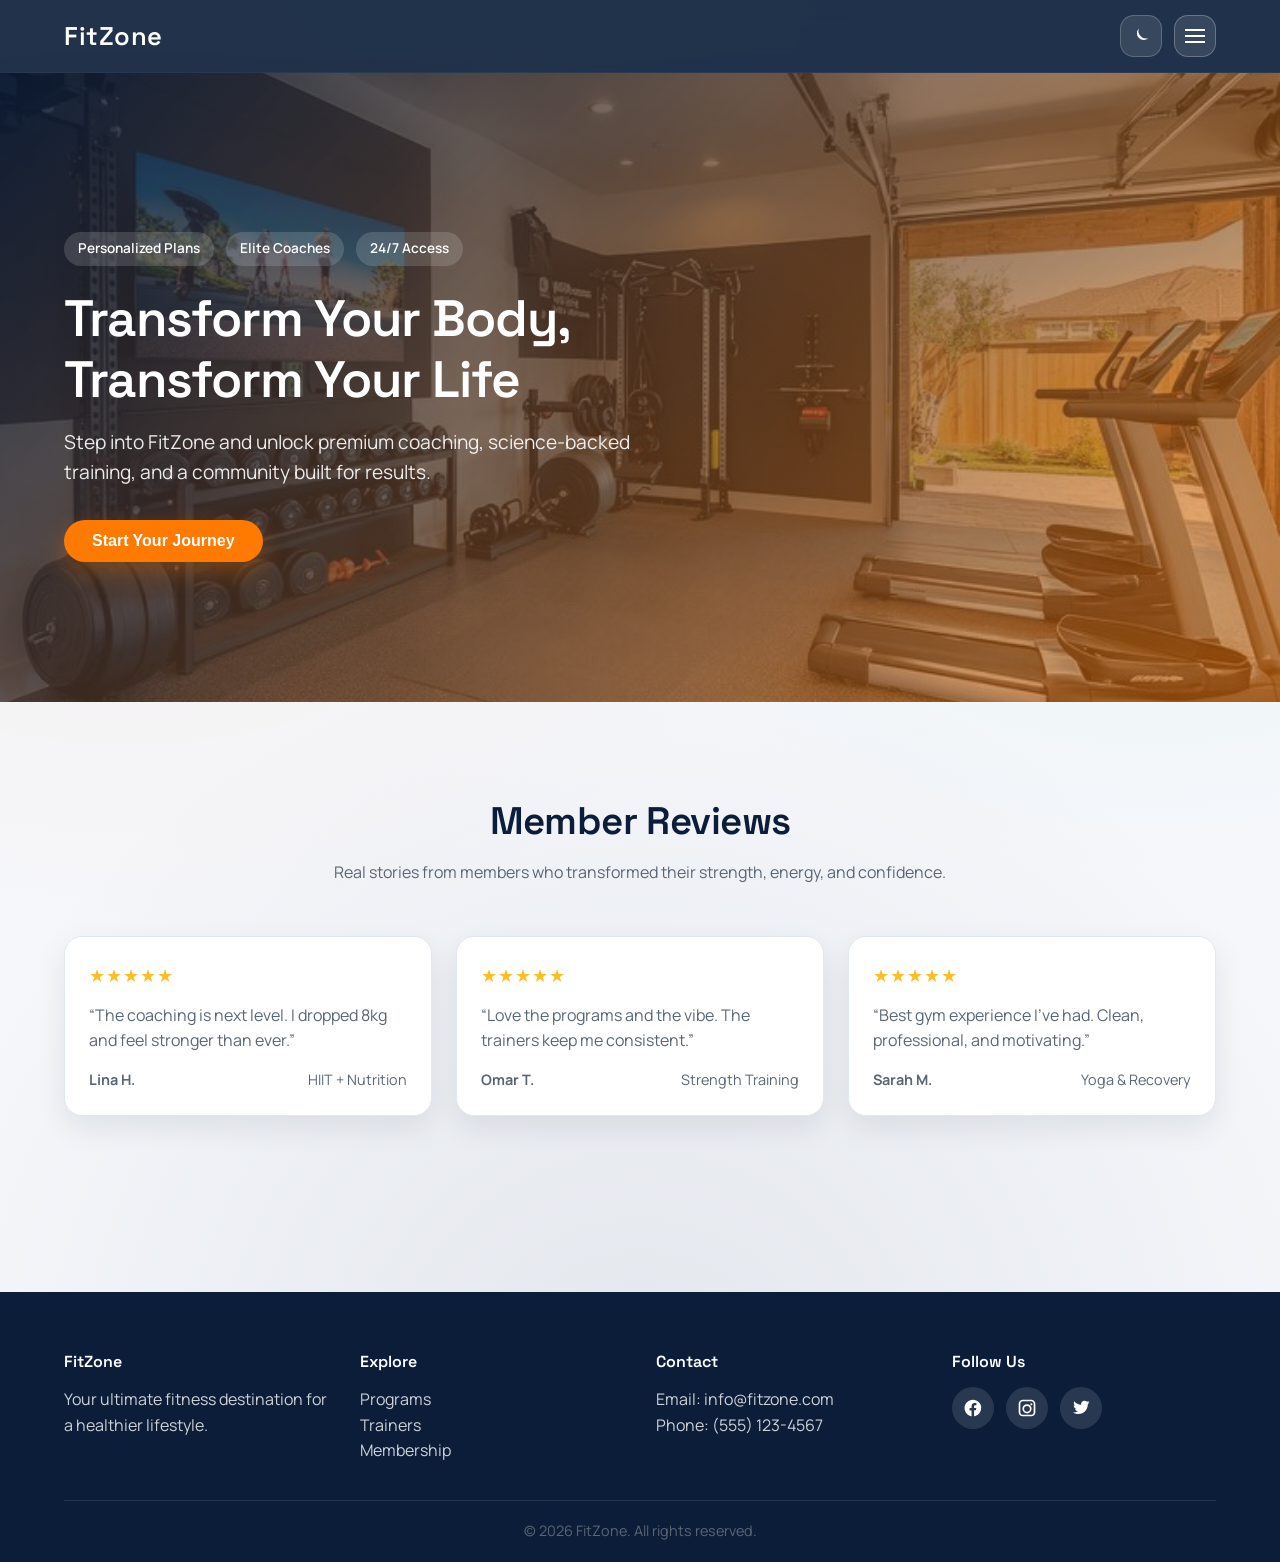
<file: index.html>
﻿<!DOCTYPE html>
<html lang="en">
<head>
    <meta charset="UTF-8">
    <meta name="viewport" content="width=device-width, initial-scale=1.0">
    <title>FitZone - Premium Gym & Fitness</title>
    <link rel="preconnect" href="https://fonts.googleapis.com">
    <link rel="preconnect" href="https://fonts.gstatic.com" crossorigin>
    <link href="https://fonts.googleapis.com/css2?family=Manrope:wght@300;400;600;700&family=Space+Grotesk:wght@500;600;700&display=swap" rel="stylesheet">
    <link rel="stylesheet" href="../styles.css">
</head>
<body data-page="home">
    <nav class="navbar">
        <div class="container">
            <div class="navbar-content">
                <div class="logo">
                    <h1>FitZone</h1>
                </div>
                <ul class="nav-menu">
                    <li><a href="index.html" data-link="home">Home</a></li>
                    <li><a href="programs.html" data-link="programs">Programs</a></li>
                    <li><a href="trainers.html" data-link="trainers">Trainers</a></li>
                    <li><a href="membership.html" data-link="membership">Membership</a></li>
                    <li><a href="nutrition.html" data-link="nutrition">Nutrition</a></li>
                    <li><a href="bmi.html" data-link="bmi">BMI</a></li>
                    <li><a href="communication.html" data-link="communication">Coaches</a></li>
                    <li><a href="payments.html" data-link="payments">Payments</a></li>
                    <li id="profileBtnNav" style="display: none;"><a href="profile.html" data-link="profile">Profile</a></li>
                    <li id="loginBtnNav"><a href="#" onclick="openAuthModal('login')">Login</a></li>
                    <li id="logoutBtnNav" style="display: none;"><a href="#" onclick="logout()">Logout</a></li>
                </ul>
                <div class="nav-actions">
                    <button class="icon-btn" id="themeToggle" aria-pressed="false" type="button" aria-label="Toggle dark mode"></button>
                    <button class="nav-toggle" id="navToggle" aria-label="Open menu" type="button"><span></span></button>
                </div>
            </div>
        </div>
    </nav>

    <section class="hero">
        <div class="container">
            <div class="hero-content">
                <div class="hero-badges">
                    <span>Personalized Plans</span>
                    <span>Elite Coaches</span>
                    <span>24/7 Access</span>
                </div>
                <h1>Transform Your Body, Transform Your Life</h1>
                <p>Step into FitZone and unlock premium coaching, science-backed training, and a community built for results.</p>
                <button class="btn-primary" onclick="openAuthModal('register')">Start Your Journey</button>
            </div>
        </div>
    </section>

    <section class="section">
        <div class="container">
            <div class="section-title">
                <h2>Member Reviews</h2>
                <p>Real stories from members who transformed their strength, energy, and confidence.</p>
            </div>
            <div class="reviews-grid">
                <div class="review-card">
                    <div class="review-stars">★★★★★</div>
                    <p>“The coaching is next level. I dropped 8kg and feel stronger than ever.”</p>
                    <div class="review-meta">
                        <strong>Lina H.</strong>
                        <span>HIIT + Nutrition</span>
                    </div>
                </div>
                <div class="review-card">
                    <div class="review-stars">★★★★★</div>
                    <p>“Love the programs and the vibe. The trainers keep me consistent.”</p>
                    <div class="review-meta">
                        <strong>Omar T.</strong>
                        <span>Strength Training</span>
                    </div>
                </div>
                <div class="review-card">
                    <div class="review-stars">★★★★★</div>
                    <p>“Best gym experience I’ve had. Clean, professional, and motivating.”</p>
                    <div class="review-meta">
                        <strong>Sarah M.</strong>
                        <span>Yoga & Recovery</span>
                    </div>
                </div>
            </div>
        </div>
    </section>

    <div id="authModal" class="modal">
        <div class="modal-content">
            <span class="close" onclick="closeAuthModal()">&times;</span>

            <div id="loginForm" class="auth-form">
                <h2>Login</h2>
                <form onsubmit="handleLogin(event)">
                    <div class="form-group">
                        <label for="loginEmail">Email:</label>
                        <input type="email" id="loginEmail" required>
                    </div>
                    <div class="form-group">
                        <label for="loginPassword">Password:</label>
                        <input type="password" id="loginPassword" required>
                    </div>
                    <button type="submit" class="btn-primary">Login</button>
                </form>
                <p>Don't have an account? <a href="#" onclick="switchToRegister()">Register here</a></p>
                <p style="margin-top: 12px; font-size: 0.9rem;"><a href="#" onclick="switchToReset()" style="color: var(--primary);">Forgot password?</a></p>
            </div>

            <div id="resetForm" class="auth-form" style="display: none;">
                <h2>Reset Password</h2>
                <form onsubmit="handlePasswordReset(event)">
                    <div class="form-group">
                        <label for="resetEmail">Email:</label>
                        <input type="email" id="resetEmail" required>
                    </div>
                    <div class="form-group">
                        <label for="resetNewPassword">New Password:</label>
                        <input type="password" id="resetNewPassword" required>
                    </div>
                    <div class="form-group">
                        <label for="resetConfirmPassword">Confirm Password:</label>
                        <input type="password" id="resetConfirmPassword" required>
                    </div>
                    <button type="submit" class="btn-primary">Reset Password</button>
                </form>
                <p>Remember your password? <a href="#" onclick="switchToLogin()">Login here</a></p>
            </div>

            <div id="registerForm" class="auth-form" style="display: none;">
                <h2>Register</h2>
                <form onsubmit="handleRegister(event)">
                    <div class="form-group">
                        <label for="registerName">Full Name:</label>
                        <input type="text" id="registerName" required>
                    </div>
                    <div class="form-group">
                        <label for="registerEmail">Email:</label>
                        <input type="email" id="registerEmail" required>
                    </div>
                    <div class="form-group">
                        <label for="registerPassword">Password:</label>
                        <input type="password" id="registerPassword" required>
                    </div>
                    <div class="form-group">
                        <label for="registerAge">Age:</label>
                        <input type="number" id="registerAge" required>
                    </div>
                    <button type="submit" class="btn-primary">Register</button>
                </form>
                <p>Already have an account? <a href="#" onclick="switchToLogin()">Login here</a></p>
            </div>
        </div>
    </div>

    <footer class="footer">
        <div class="container">
            <div class="footer-content">
                <div class="footer-section">
                    <h4>FitZone</h4>
                    <p>Your ultimate fitness destination for a healthier lifestyle.</p>
                </div>
                <div class="footer-section">
                    <h4>Explore</h4>
                    <ul>
                        <li><a href="programs.html">Programs</a></li>
                        <li><a href="trainers.html">Trainers</a></li>
                        <li><a href="membership.html">Membership</a></li>
                    </ul>
                </div>
                <div class="footer-section">
                    <h4>Contact</h4>
                    <p>Email: info@fitzone.com</p>
                    <p>Phone: (555) 123-4567</p>
                </div>
                <div class="footer-section">
                    <h4>Follow Us</h4>
                    <div class="social-links">
                        <a href="#" aria-label="Facebook">
                            <svg viewBox="0 0 24 24" aria-hidden="true"><path d="M22 12.07C22 6.49 17.52 2 11.94 2S1.87 6.49 1.87 12.07c0 5 3.66 9.15 8.44 9.93v-7.03H7.9v-2.9h2.41V9.8c0-2.4 1.43-3.73 3.62-3.73 1.05 0 2.15.19 2.15.19v2.36h-1.21c-1.19 0-1.56.74-1.56 1.5v1.8h2.66l-.43 2.9h-2.23V22c4.78-.78 8.44-4.93 8.44-9.93z"/></svg>
                        </a>
                        <a href="#" aria-label="Instagram">
                            <svg viewBox="0 0 24 24" aria-hidden="true"><path d="M7 2C4.24 2 2 4.24 2 7v10c0 2.76 2.24 5 5 5h10c2.76 0 5-2.24 5-5V7c0-2.76-2.24-5-5-5H7zm10 2a3 3 0 0 1 3 3v10a3 3 0 0 1-3 3H7a3 3 0 0 1-3-3V7a3 3 0 0 1 3-3h10zm-5 3.5A5.5 5.5 0 1 0 17.5 13 5.51 5.51 0 0 0 12 7.5zm0 2A3.5 3.5 0 1 1 8.5 13 3.5 3.5 0 0 1 12 9.5zm5.25-3.25a1.25 1.25 0 1 0 1.25 1.25 1.25 1.25 0 0 0-1.25-1.25z"/></svg>
                        </a>
                        <a href="#" aria-label="Twitter">
                            <svg viewBox="0 0 24 24" aria-hidden="true"><path d="M20.15 7.2c.01.17.01.34.01.52 0 5.32-4.05 11.46-11.46 11.46-2.28 0-4.4-.67-6.18-1.82.32.04.63.05.96.05 1.89 0 3.63-.64 5.01-1.73-1.77-.04-3.26-1.2-3.77-2.8.25.04.5.06.77.06.36 0 .72-.05 1.06-.14-1.85-.37-3.24-2-3.24-3.95v-.05c.54.3 1.17.49 1.84.51-1.08-.72-1.79-1.95-1.79-3.34 0-.74.2-1.43.55-2.03 2 2.45 4.99 4.06 8.36 4.24-.06-.3-.1-.6-.1-.92 0-2.22 1.8-4.02 4.02-4.02 1.16 0 2.22.49 2.96 1.27.92-.18 1.8-.52 2.58-.98-.3.94-.94 1.72-1.77 2.22.82-.1 1.6-.31 2.33-.62-.55.82-1.23 1.54-2.02 2.12z"/></svg>
                        </a>
                    </div>
                </div>
            </div>
            <div class="footer-bottom">
                <p>&copy; 2026 FitZone. All rights reserved.</p>
            </div>
        </div>
    </footer>

    <script src="../script.js"></script>
</body>
</html>
</file>
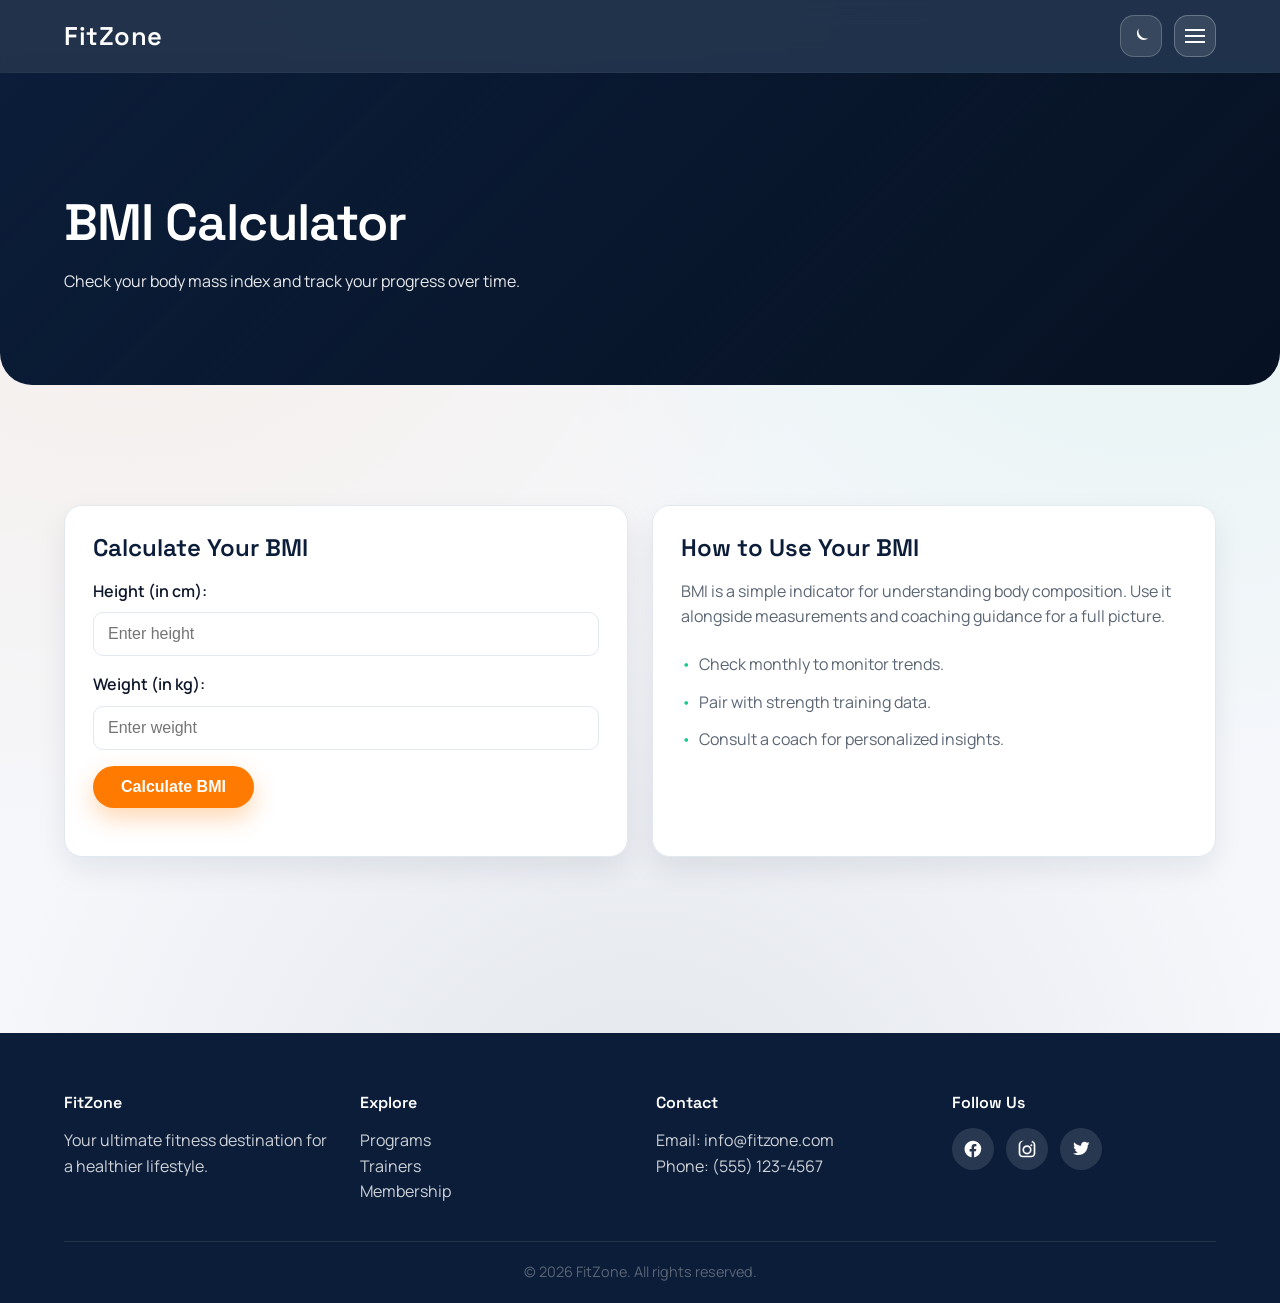
<file: bmi.html>
﻿<!DOCTYPE html>
<html lang="en">
<head>
    <meta charset="UTF-8">
    <meta name="viewport" content="width=device-width, initial-scale=1.0">
    <title>FitZone BMI Calculator</title>
    <link rel="preconnect" href="https://fonts.googleapis.com">
    <link rel="preconnect" href="https://fonts.gstatic.com" crossorigin>
    <link href="https://fonts.googleapis.com/css2?family=Manrope:wght@300;400;600;700&family=Space+Grotesk:wght@500;600;700&display=swap" rel="stylesheet">
    <link rel="stylesheet" href="../styles.css">
</head>
<body data-page="bmi">
    <nav class="navbar">
        <div class="container">
            <div class="navbar-content">
                <div class="logo">
                    <h1>FitZone</h1>
                </div>
                <ul class="nav-menu">
                    <li><a href="index.html" data-link="home">Home</a></li>
                    <li><a href="programs.html" data-link="programs">Programs</a></li>
                    <li><a href="trainers.html" data-link="trainers">Trainers</a></li>
                    <li><a href="membership.html" data-link="membership">Membership</a></li>
                    <li><a href="nutrition.html" data-link="nutrition">Nutrition</a></li>
                    <li><a href="bmi.html" data-link="bmi">BMI</a></li>
                    <li><a href="communication.html" data-link="communication">Coaches</a></li>
                    <li><a href="payments.html" data-link="payments">Payments</a></li>
                    <li id="profileBtnNav" style="display: none;"><a href="profile.html" data-link="profile">Profile</a></li>
                    <li id="loginBtnNav"><a href="#" onclick="openAuthModal('login')">Login</a></li>
                    <li id="logoutBtnNav" style="display: none;"><a href="#" onclick="logout()">Logout</a></li>
                </ul>
                <div class="nav-actions">
                    <button class="icon-btn" id="themeToggle" aria-pressed="false" type="button" aria-label="Toggle dark mode"></button>
                    <button class="nav-toggle" id="navToggle" aria-label="Open menu" type="button"><span></span></button>
                </div>
            </div>
        </div>
    </nav>

    <section class="page-hero" style="--hero-image: none;">
        <div class="container">
            <h1>BMI Calculator</h1>
            <p>Check your body mass index and track your progress over time.</p>
        </div>
    </section>

    <section class="section">
        <div class="container">
            <div class="bmi-wrapper">
                <div class="bmi-calculator">
                    <h3>Calculate Your BMI</h3>
                    <div class="form-group">
                        <label for="bmiHeight">Height (in cm):</label>
                        <input type="number" id="bmiHeight" placeholder="Enter height" min="1">
                    </div>
                    <div class="form-group">
                        <label for="bmiWeight">Weight (in kg):</label>
                        <input type="number" id="bmiWeight" placeholder="Enter weight" min="1">
                    </div>
                    <button class="btn-primary" onclick="calculateBMI()">Calculate BMI</button>
                    <div id="bmiResult" style="margin-top: 20px;"></div>
                </div>
                <div class="card">
                    <h3>How to Use Your BMI</h3>
                    <p>BMI is a simple indicator for understanding body composition. Use it alongside measurements and coaching guidance for a full picture.</p>
                    <ul>
                        <li>Check monthly to monitor trends.</li>
                        <li>Pair with strength training data.</li>
                        <li>Consult a coach for personalized insights.</li>
                    </ul>
                </div>
            </div>
        </div>
    </section>

    <div id="authModal" class="modal">
        <div class="modal-content">
            <span class="close" onclick="closeAuthModal()">&times;</span>
            <div id="loginForm" class="auth-form">
                <h2>Login</h2>
                <form onsubmit="handleLogin(event)">
                    <div class="form-group">
                        <label for="loginEmail">Email:</label>
                        <input type="email" id="loginEmail" required>
                    </div>
                    <div class="form-group">
                        <label for="loginPassword">Password:</label>
                        <input type="password" id="loginPassword" required>
                    </div>
                    <button type="submit" class="btn-primary">Login</button>
                </form>
                <p>Don't have an account? <a href="#" onclick="switchToRegister()">Register here</a></p>
                <p style="margin-top: 12px; font-size: 0.9rem;"><a href="#" onclick="switchToReset()" style="color: var(--primary);">Forgot password?</a></p>
            </div>

            <div id="resetForm" class="auth-form" style="display: none;">
                <h2>Reset Password</h2>
                <form onsubmit="handlePasswordReset(event)">
                    <div class="form-group">
                        <label for="resetEmail">Email:</label>
                        <input type="email" id="resetEmail" required>
                    </div>
                    <div class="form-group">
                        <label for="resetNewPassword">New Password:</label>
                        <input type="password" id="resetNewPassword" required>
                    </div>
                    <div class="form-group">
                        <label for="resetConfirmPassword">Confirm Password:</label>
                        <input type="password" id="resetConfirmPassword" required>
                    </div>
                    <button type="submit" class="btn-primary">Reset Password</button>
                </form>
                <p>Remember your password? <a href="#" onclick="switchToLogin()">Login here</a></p>
            </div>

            <div id="registerForm" class="auth-form" style="display: none;">
                <h2>Register</h2>
                <form onsubmit="handleRegister(event)">
                    <div class="form-group">
                        <label for="registerName">Full Name:</label>
                        <input type="text" id="registerName" required>
                    </div>
                    <div class="form-group">
                        <label for="registerEmail">Email:</label>
                        <input type="email" id="registerEmail" required>
                    </div>
                    <div class="form-group">
                        <label for="registerPassword">Password:</label>
                        <input type="password" id="registerPassword" required>
                    </div>
                    <div class="form-group">
                        <label for="registerAge">Age:</label>
                        <input type="number" id="registerAge" required>
                    </div>
                    <button type="submit" class="btn-primary">Register</button>
                </form>
                <p>Already have an account? <a href="#" onclick="switchToLogin()">Login here</a></p>
            </div>
        </div>
    </div>

    <footer class="footer">
        <div class="container">
            <div class="footer-content">
                <div class="footer-section">
                    <h4>FitZone</h4>
                    <p>Your ultimate fitness destination for a healthier lifestyle.</p>
                </div>
                <div class="footer-section">
                    <h4>Explore</h4>
                    <ul>
                        <li><a href="programs.html">Programs</a></li>
                        <li><a href="trainers.html">Trainers</a></li>
                        <li><a href="membership.html">Membership</a></li>
                    </ul>
                </div>
                <div class="footer-section">
                    <h4>Contact</h4>
                    <p>Email: info@fitzone.com</p>
                    <p>Phone: (555) 123-4567</p>
                </div>
                <div class="footer-section">
                    <h4>Follow Us</h4>
                    <div class="social-links">
                        <a href="#" aria-label="Facebook">
                            <svg viewBox="0 0 24 24" aria-hidden="true"><path d="M22 12.07C22 6.49 17.52 2 11.94 2S1.87 6.49 1.87 12.07c0 5 3.66 9.15 8.44 9.93v-7.03H7.9v-2.9h2.41V9.8c0-2.4 1.43-3.73 3.62-3.73 1.05 0 2.15.19 2.15.19v2.36h-1.21c-1.19 0-1.56.74-1.56 1.5v1.8h2.66l-.43 2.9h-2.23V22c4.78-.78 8.44-4.93 8.44-9.93z"/></svg>
                        </a>
                        <a href="#" aria-label="Instagram">
                            <svg viewBox="0 0 24 24" aria-hidden="true"><path d="M7 2C4.24 2 2 4.24 2 7v10c0 2.76 2.24 5 5 5h10c2.76 0 5-2.24 5-5V7c0-2.76-2.24-5-5-5H7zm10 2a3 3 0 0 1 3 3v10a3 3 0 0 1-3 3H7a3 3 0 0 1-3-3V7c0-2.76 2.24-5 5-5h10zm-5 3.5A5.5 5.5 0 1 0 17.5 13 5.51 5.51 0 0 0 12 7.5zm0 2A3.5 3.5 0 1 1 8.5 13 3.5 3.5 0 0 1 12 9.5zm5.25-3.25a1.25 1.25 0 1 0 1.25 1.25 1.25 1.25 0 0 0-1.25-1.25z"/></svg>
                        </a>
                        <a href="#" aria-label="Twitter">
                            <svg viewBox="0 0 24 24" aria-hidden="true"><path d="M20.15 7.2c.01.17.01.34.01.52 0 5.32-4.05 11.46-11.46 11.46-2.28 0-4.4-.67-6.18-1.82.32.04.63.05.96.05 1.89 0 3.63-.64 5.01-1.73-1.77-.04-3.26-1.2-3.77-2.8.25.04.5.06.77.06.36 0 .72-.05 1.06-.14-1.85-.37-3.24-2-3.24-3.95v-.05c.54.3 1.17.49 1.84.51-1.08-.72-1.79-1.95-1.79-3.34 0-.74.2-1.43.55-2.03 2 2.45 4.99 4.06 8.36 4.24-.06-.3-.1-.6-.1-.92 0-2.22 1.8-4.02 4.02-4.02 1.16 0 2.22.49 2.96 1.27.92-.18 1.8-.52 2.58-.98-.3.94-.94 1.72-1.77 2.22.82-.1 1.6-.31 2.33-.62-.55.82-1.23 1.54-2.02 2.12z"/></svg>
                        </a>
                    </div>
                </div>
            </div>
            <div class="footer-bottom">
                <p>&copy; 2026 FitZone. All rights reserved.</p>
            </div>
        </div>
    </footer>

    <script src="../script.js"></script>
</body>
</html>
</file>
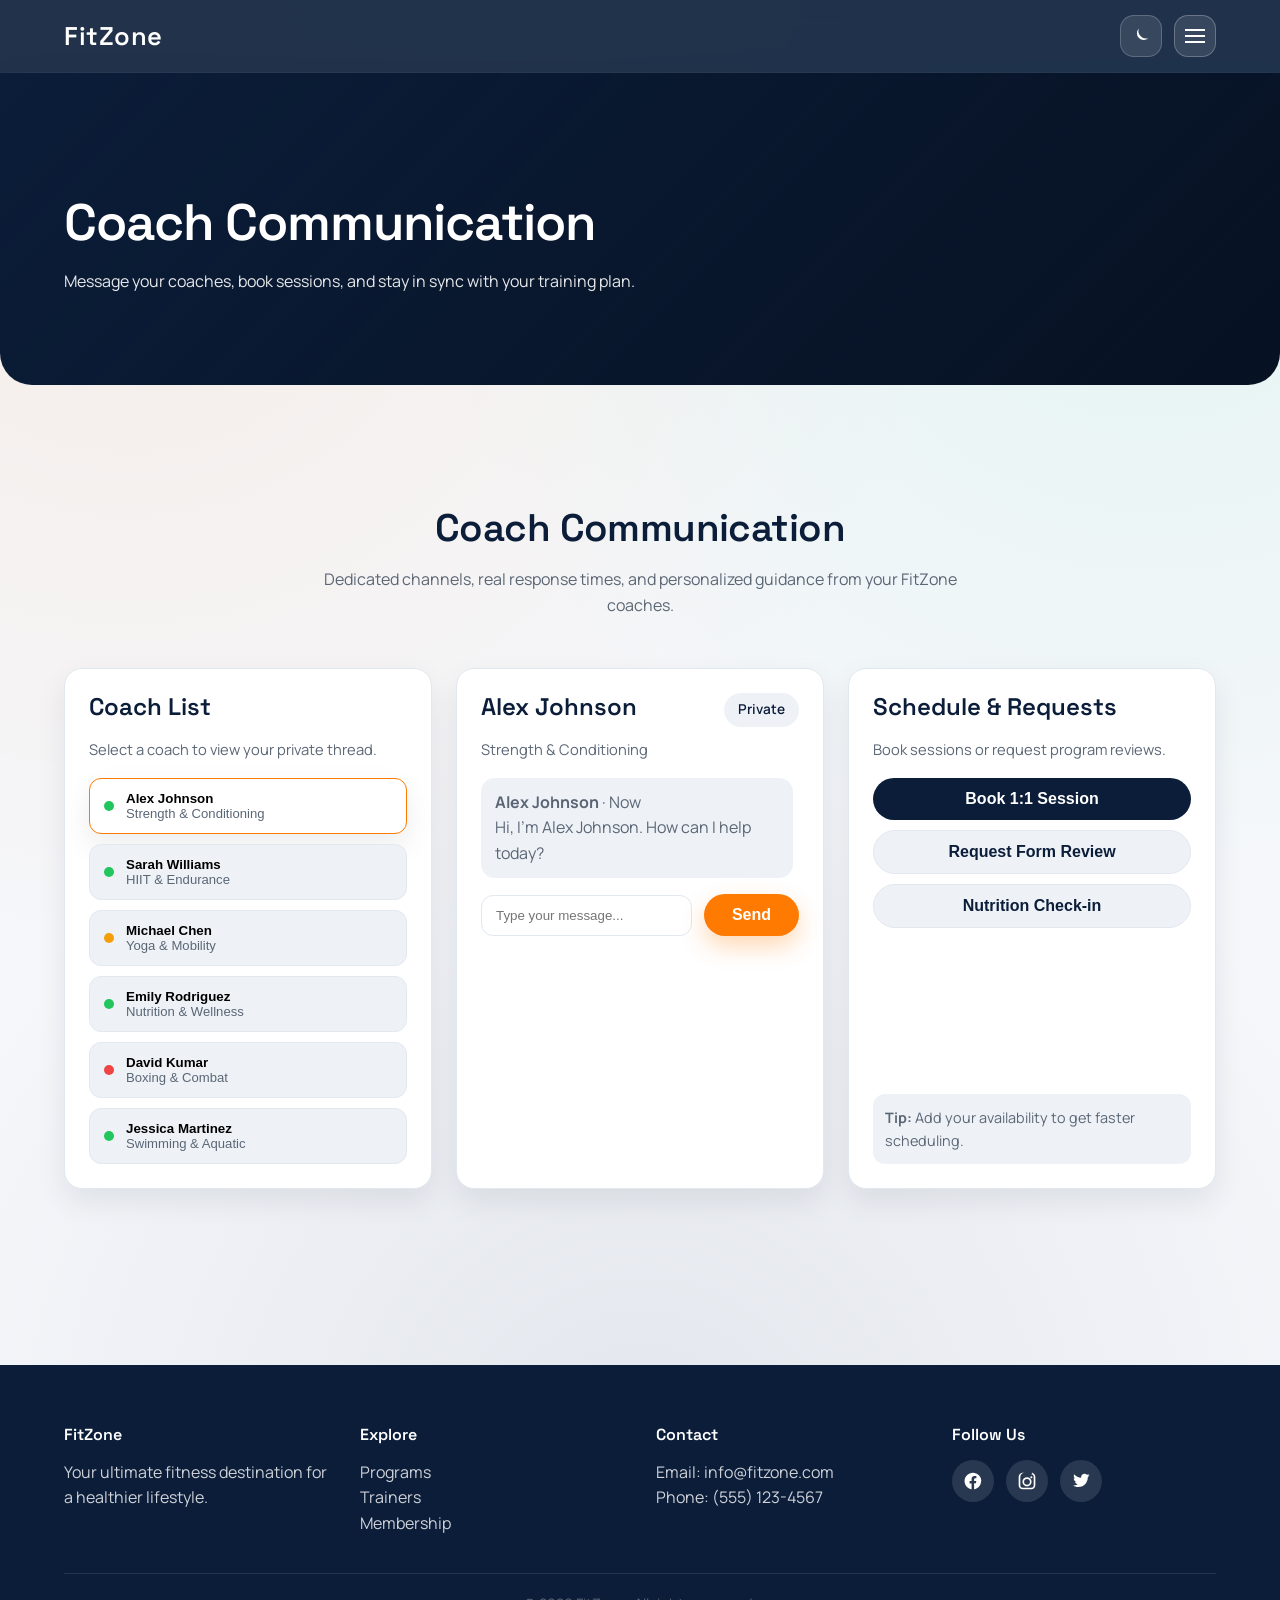
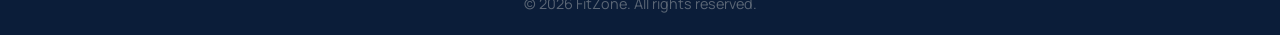
<file: communication.html>
﻿<!DOCTYPE html>
<html lang="en">
<head>
    <meta charset="UTF-8">
    <meta name="viewport" content="width=device-width, initial-scale=1.0">
    <title>FitZone Coach Communication</title>
    <link rel="preconnect" href="https://fonts.googleapis.com">
    <link rel="preconnect" href="https://fonts.gstatic.com" crossorigin>
    <link href="https://fonts.googleapis.com/css2?family=Manrope:wght@300;400;600;700&family=Space+Grotesk:wght@500;600;700&display=swap" rel="stylesheet">
    <link rel="stylesheet" href="../styles.css">
</head>
<body data-page="communication">
    <nav class="navbar">
        <div class="container">
            <div class="navbar-content">
                <div class="logo">
                    <h1>FitZone</h1>
                </div>
                <ul class="nav-menu">
                    <li><a href="index.html" data-link="home">Home</a></li>
                    <li><a href="programs.html" data-link="programs">Programs</a></li>
                    <li><a href="trainers.html" data-link="trainers">Trainers</a></li>
                    <li><a href="membership.html" data-link="membership">Membership</a></li>
                    <li><a href="nutrition.html" data-link="nutrition">Nutrition</a></li>
                    <li><a href="bmi.html" data-link="bmi">BMI</a></li>
                    <li><a href="communication.html" data-link="communication">Coaches</a></li>
                    <li><a href="payments.html" data-link="payments">Payments</a></li>
                    <li id="profileBtnNav" style="display: none;"><a href="profile.html" data-link="profile">Profile</a></li>
                    <li id="loginBtnNav"><a href="#" onclick="openAuthModal('login')">Login</a></li>
                    <li id="logoutBtnNav" style="display: none;"><a href="#" onclick="logout()">Logout</a></li>
                </ul>
                <div class="nav-actions">
                    <button class="icon-btn" id="themeToggle" aria-pressed="false" type="button" aria-label="Toggle dark mode"></button>
                    <button class="nav-toggle" id="navToggle" aria-label="Open menu" type="button"><span></span></button>
                </div>
            </div>
        </div>
    </nav>

    <section class="page-hero" style="--hero-image: none;">
        <div class="container">
            <h1>Coach Communication</h1>
            <p>Message your coaches, book sessions, and stay in sync with your training plan.</p>
        </div>
    </section>

    <section class="section">
        <div class="container">
            <div class="section-title">
                <h2>Coach Communication</h2>
                <p>Dedicated channels, real response times, and personalized guidance from your FitZone coaches.</p>
            </div>
            <div class="comm-layout">
                <div class="comm-panel">
                    <div class="comm-header">
                        <div>
                            <h3>Coach List</h3>
                            <p class="comm-muted">Select a coach to view your private thread.</p>
                        </div>
                    </div>
                    <div class="coach-list">
                        <button class="coach-item active" data-coach="alex" data-name="Alex Johnson" data-role="Strength & Conditioning">
                            <span class="coach-dot online"></span>
                            <span>
                                <strong>Alex Johnson</strong>
                                <small>Strength & Conditioning</small>
                            </span>
                        </button>
                        <button class="coach-item" data-coach="sarah" data-name="Sarah Williams" data-role="HIIT & Endurance">
                            <span class="coach-dot online"></span>
                            <span>
                                <strong>Sarah Williams</strong>
                                <small>HIIT & Endurance</small>
                            </span>
                        </button>
                        <button class="coach-item" data-coach="michael" data-name="Michael Chen" data-role="Yoga & Mobility">
                            <span class="coach-dot busy"></span>
                            <span>
                                <strong>Michael Chen</strong>
                                <small>Yoga & Mobility</small>
                            </span>
                        </button>
                        <button class="coach-item" data-coach="emily" data-name="Emily Rodriguez" data-role="Nutrition & Wellness">
                            <span class="coach-dot online"></span>
                            <span>
                                <strong>Emily Rodriguez</strong>
                                <small>Nutrition & Wellness</small>
                            </span>
                        </button>
                        <button class="coach-item" data-coach="david" data-name="David Kumar" data-role="Boxing & Combat">
                            <span class="coach-dot offline"></span>
                            <span>
                                <strong>David Kumar</strong>
                                <small>Boxing & Combat</small>
                            </span>
                        </button>
                        <button class="coach-item" data-coach="jessica" data-name="Jessica Martinez" data-role="Swimming & Aquatic">
                            <span class="coach-dot online"></span>
                            <span>
                                <strong>Jessica Martinez</strong>
                                <small>Swimming & Aquatic</small>
                            </span>
                        </button>
                    </div>
                </div>
                <div class="comm-panel">
                    <div class="comm-header">
                        <div>
                            <h3 id="commCoachName">Alex Johnson</h3>
                            <p class="comm-muted" id="commCoachRole">Strength & Conditioning</p>
                        </div>
                        <span class="badge">Private</span>
                    </div>
                    <div class="comm-messages" id="commMessages"></div>
                    <div class="comm-input">
                        <input id="commInput" type="text" placeholder="Type your message...">
                        <button class="btn-primary" id="commSend">Send</button>
                    </div>
                </div>
                <div class="comm-panel">
                    <div class="comm-header">
                        <div>
                            <h3>Schedule & Requests</h3>
                            <p class="comm-muted">Book sessions or request program reviews.</p>
                        </div>
                    </div>
                    <div class="comm-actions">
                        <button class="btn-secondary">Book 1:1 Session</button>
                        <button class="btn-ghost">Request Form Review</button>
                        <button class="btn-ghost">Nutrition Check-in</button>
                    </div>
                    <div class="comm-note">
                        <p><strong>Tip:</strong> Add your availability to get faster scheduling.</p>
                    </div>
                </div>
            </div>
        </div>
    </section>

    <div id="authModal" class="modal">
        <div class="modal-content">
            <span class="close" onclick="closeAuthModal()">&times;</span>
            <div id="loginForm" class="auth-form">
                <h2>Login</h2>
                <form onsubmit="handleLogin(event)">
                    <div class="form-group">
                        <label for="loginEmail">Email:</label>
                        <input type="email" id="loginEmail" required>
                    </div>
                    <div class="form-group">
                        <label for="loginPassword">Password:</label>
                        <input type="password" id="loginPassword" required>
                    </div>
                    <button type="submit" class="btn-primary">Login</button>
                </form>
                <p>Don't have an account? <a href="#" onclick="switchToRegister()">Register here</a></p>
                <p style="margin-top: 12px; font-size: 0.9rem;"><a href="#" onclick="switchToReset()" style="color: var(--primary);">Forgot password?</a></p>
            </div>

            <div id="resetForm" class="auth-form" style="display: none;">
                <h2>Reset Password</h2>
                <form onsubmit="handlePasswordReset(event)">
                    <div class="form-group">
                        <label for="resetEmail">Email:</label>
                        <input type="email" id="resetEmail" required>
                    </div>
                    <div class="form-group">
                        <label for="resetNewPassword">New Password:</label>
                        <input type="password" id="resetNewPassword" required>
                    </div>
                    <div class="form-group">
                        <label for="resetConfirmPassword">Confirm Password:</label>
                        <input type="password" id="resetConfirmPassword" required>
                    </div>
                    <button type="submit" class="btn-primary">Reset Password</button>
                </form>
                <p>Remember your password? <a href="#" onclick="switchToLogin()">Login here</a></p>
            </div>

            <div id="registerForm" class="auth-form" style="display: none;">
                <h2>Register</h2>
                <form onsubmit="handleRegister(event)">
                    <div class="form-group">
                        <label for="registerName">Full Name:</label>
                        <input type="text" id="registerName" required>
                    </div>
                    <div class="form-group">
                        <label for="registerEmail">Email:</label>
                        <input type="email" id="registerEmail" required>
                    </div>
                    <div class="form-group">
                        <label for="registerPassword">Password:</label>
                        <input type="password" id="registerPassword" required>
                    </div>
                    <div class="form-group">
                        <label for="registerAge">Age:</label>
                        <input type="number" id="registerAge" required>
                    </div>
                    <button type="submit" class="btn-primary">Register</button>
                </form>
                <p>Already have an account? <a href="#" onclick="switchToLogin()">Login here</a></p>
            </div>
        </div>
    </div>

    <footer class="footer">
        <div class="container">
            <div class="footer-content">
                <div class="footer-section">
                    <h4>FitZone</h4>
                    <p>Your ultimate fitness destination for a healthier lifestyle.</p>
                </div>
                <div class="footer-section">
                    <h4>Explore</h4>
                    <ul>
                        <li><a href="programs.html">Programs</a></li>
                        <li><a href="trainers.html">Trainers</a></li>
                        <li><a href="membership.html">Membership</a></li>
                    </ul>
                </div>
                <div class="footer-section">
                    <h4>Contact</h4>
                    <p>Email: info@fitzone.com</p>
                    <p>Phone: (555) 123-4567</p>
                </div>
                <div class="footer-section">
                    <h4>Follow Us</h4>
                    <div class="social-links">
                        <a href="#" aria-label="Facebook">
                            <svg viewBox="0 0 24 24" aria-hidden="true"><path d="M22 12.07C22 6.49 17.52 2 11.94 2S1.87 6.49 1.87 12.07c0 5 3.66 9.15 8.44 9.93v-7.03H7.9v-2.9h2.41V9.8c0-2.4 1.43-3.73 3.62-3.73 1.05 0 2.15.19 2.15.19v2.36h-1.21c-1.19 0-1.56.74-1.56 1.5v1.8h2.66l-.43 2.9h-2.23V22c4.78-.78 8.44-4.93 8.44-9.93z"/></svg>
                        </a>
                        <a href="#" aria-label="Instagram">
                            <svg viewBox="0 0 24 24" aria-hidden="true"><path d="M7 2C4.24 2 2 4.24 2 7v10c0 2.76 2.24 5 5 5h10c2.76 0 5-2.24 5-5V7c0-2.76-2.24-5-5-5H7zm10 2a3 3 0 0 1 3 3v10a3 3 0 0 1-3 3H7a3 3 0 0 1-3-3V7c0-2.76 2.24-5 5-5h10zm-5 3.5A5.5 5.5 0 1 0 17.5 13 5.51 5.51 0 0 0 12 7.5zm0 2A3.5 3.5 0 1 1 8.5 13 3.5 3.5 0 0 1 12 9.5zm5.25-3.25a1.25 1.25 0 1 0 1.25 1.25 1.25 1.25 0 0 0-1.25-1.25z"/></svg>
                        </a>
                        <a href="#" aria-label="Twitter">
                            <svg viewBox="0 0 24 24" aria-hidden="true"><path d="M20.15 7.2c.01.17.01.34.01.52 0 5.32-4.05 11.46-11.46 11.46-2.28 0-4.4-.67-6.18-1.82.32.04.63.05.96.05 1.89 0 3.63-.64 5.01-1.73-1.77-.04-3.26-1.2-3.77-2.8.25.04.5.06.77.06.36 0 .72-.05 1.06-.14-1.85-.37-3.24-2-3.24-3.95v-.05c.54.3 1.17.49 1.84.51-1.08-.72-1.79-1.95-1.79-3.34 0-.74.2-1.43.55-2.03 2 2.45 4.99 4.06 8.36 4.24-.06-.3-.1-.6-.1-.92 0-2.22 1.8-4.02 4.02-4.02 1.16 0 2.22.49 2.96 1.27.92-.18 1.8-.52 2.58-.98-.3.94-.94 1.72-1.77 2.22.82-.1 1.6-.31 2.33-.62-.55.82-1.23 1.54-2.02 2.12z"/></svg>
                        </a>
                    </div>
                </div>
            </div>
            <div class="footer-bottom">
                <p>&copy; 2026 FitZone. All rights reserved.</p>
            </div>
        </div>
    </footer>

    <script src="../script.js"></script>
</body>
</html>
</file>
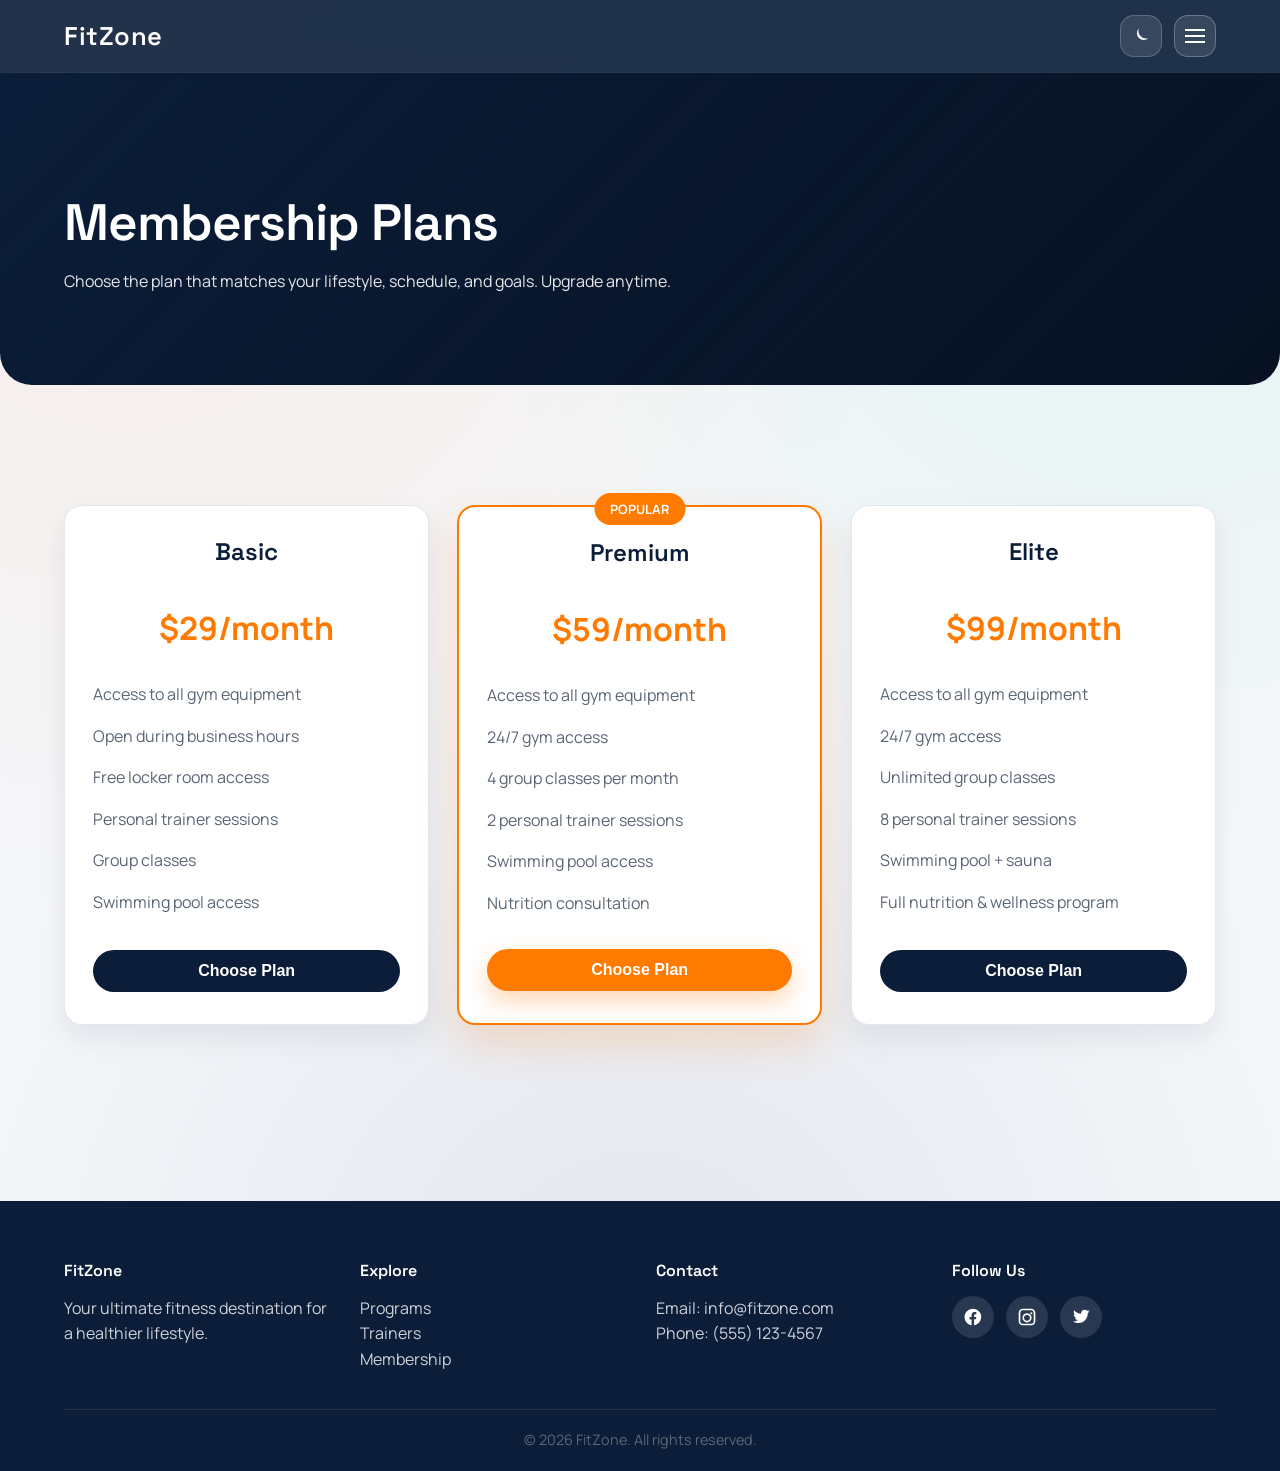
<file: membership.html>
﻿<!DOCTYPE html>
<html lang="en">
<head>
    <meta charset="UTF-8">
    <meta name="viewport" content="width=device-width, initial-scale=1.0">
    <title>FitZone Membership</title>
    <link rel="preconnect" href="https://fonts.googleapis.com">
    <link rel="preconnect" href="https://fonts.gstatic.com" crossorigin>
    <link href="https://fonts.googleapis.com/css2?family=Manrope:wght@300;400;600;700&family=Space+Grotesk:wght@500;600;700&display=swap" rel="stylesheet">
    <link rel="stylesheet" href="../styles.css">
</head>
<body data-page="membership">
    <nav class="navbar">
        <div class="container">
            <div class="navbar-content">
                <div class="logo">
                    <h1>FitZone</h1>
                </div>
                <ul class="nav-menu">
                    <li><a href="index.html" data-link="home">Home</a></li>
                    <li><a href="programs.html" data-link="programs">Programs</a></li>
                    <li><a href="trainers.html" data-link="trainers">Trainers</a></li>
                    <li><a href="membership.html" data-link="membership">Membership</a></li>
                    <li><a href="nutrition.html" data-link="nutrition">Nutrition</a></li>
                    <li><a href="bmi.html" data-link="bmi">BMI</a></li>
                    <li><a href="communication.html" data-link="communication">Coaches</a></li>
                    <li><a href="payments.html" data-link="payments">Payments</a></li>
                    <li id="profileBtnNav" style="display: none;"><a href="profile.html" data-link="profile">Profile</a></li>
                    <li id="loginBtnNav"><a href="#" onclick="openAuthModal('login')">Login</a></li>
                    <li id="logoutBtnNav" style="display: none;"><a href="#" onclick="logout()">Logout</a></li>
                </ul>
                <div class="nav-actions">
                    <button class="icon-btn" id="themeToggle" aria-pressed="false" type="button" aria-label="Toggle dark mode"></button>
                    <button class="nav-toggle" id="navToggle" aria-label="Open menu" type="button"><span></span></button>
                </div>
            </div>
        </div>
    </nav>

    <section class="page-hero" style="--hero-image: none;">
        <div class="container">
            <h1>Membership Plans</h1>
            <p>Choose the plan that matches your lifestyle, schedule, and goals. Upgrade anytime.</p>
        </div>
    </section>

    <section class="section">
        <div class="container">
            <div class="membership-grid">
                <div class="membership-card">
                    <h3>Basic</h3>
                    <p class="price">$29/month</p>
                    <ul>
                        <li>Access to all gym equipment</li>
                        <li>Open during business hours</li>
                        <li>Free locker room access</li>
                        <li>Personal trainer sessions</li>
                        <li>Group classes</li>
                        <li>Swimming pool access</li>
                    </ul>
                    <button class="btn-secondary" onclick="buyMembership('Basic', 29)">Choose Plan</button>
                </div>

                <div class="membership-card featured">
                    <div class="featured-badge">POPULAR</div>
                    <h3>Premium</h3>
                    <p class="price">$59/month</p>
                    <ul>
                        <li>Access to all gym equipment</li>
                        <li>24/7 gym access</li>
                        <li>4 group classes per month</li>
                        <li>2 personal trainer sessions</li>
                        <li>Swimming pool access</li>
                        <li>Nutrition consultation</li>
                    </ul>
                    <button class="btn-primary" onclick="buyMembership('Premium', 59)">Choose Plan</button>
                </div>

                <div class="membership-card">
                    <h3>Elite</h3>
                    <p class="price">$99/month</p>
                    <ul>
                        <li>Access to all gym equipment</li>
                        <li>24/7 gym access</li>
                        <li>Unlimited group classes</li>
                        <li>8 personal trainer sessions</li>
                        <li>Swimming pool + sauna</li>
                        <li>Full nutrition & wellness program</li>
                    </ul>
                    <button class="btn-secondary" onclick="buyMembership('Elite', 99)">Choose Plan</button>
                </div>
            </div>
        </div>
    </section>

    <div id="authModal" class="modal">
        <div class="modal-content">
            <span class="close" onclick="closeAuthModal()">&times;</span>
            <div id="loginForm" class="auth-form">
                <h2>Login</h2>
                <form onsubmit="handleLogin(event)">
                    <div class="form-group">
                        <label for="loginEmail">Email:</label>
                        <input type="email" id="loginEmail" required>
                    </div>
                    <div class="form-group">
                        <label for="loginPassword">Password:</label>
                        <input type="password" id="loginPassword" required>
                    </div>
                    <button type="submit" class="btn-primary">Login</button>
                </form>
                <p>Don't have an account? <a href="#" onclick="switchToRegister()">Register here</a></p>
                <p style="margin-top: 12px; font-size: 0.9rem;"><a href="#" onclick="switchToReset()" style="color: var(--primary);">Forgot password?</a></p>
            </div>

            <div id="resetForm" class="auth-form" style="display: none;">
                <h2>Reset Password</h2>
                <form onsubmit="handlePasswordReset(event)">
                    <div class="form-group">
                        <label for="resetEmail">Email:</label>
                        <input type="email" id="resetEmail" required>
                    </div>
                    <div class="form-group">
                        <label for="resetNewPassword">New Password:</label>
                        <input type="password" id="resetNewPassword" required>
                    </div>
                    <div class="form-group">
                        <label for="resetConfirmPassword">Confirm Password:</label>
                        <input type="password" id="resetConfirmPassword" required>
                    </div>
                    <button type="submit" class="btn-primary">Reset Password</button>
                </form>
                <p>Remember your password? <a href="#" onclick="switchToLogin()">Login here</a></p>
            </div>

            <div id="registerForm" class="auth-form" style="display: none;">
                <h2>Register</h2>
                <form onsubmit="handleRegister(event)">
                    <div class="form-group">
                        <label for="registerName">Full Name:</label>
                        <input type="text" id="registerName" required>
                    </div>
                    <div class="form-group">
                        <label for="registerEmail">Email:</label>
                        <input type="email" id="registerEmail" required>
                    </div>
                    <div class="form-group">
                        <label for="registerPassword">Password:</label>
                        <input type="password" id="registerPassword" required>
                    </div>
                    <div class="form-group">
                        <label for="registerAge">Age:</label>
                        <input type="number" id="registerAge" required>
                    </div>
                    <button type="submit" class="btn-primary">Register</button>
                </form>
                <p>Already have an account? <a href="#" onclick="switchToLogin()">Login here</a></p>
            </div>
        </div>
    </div>

    <footer class="footer">
        <div class="container">
            <div class="footer-content">
                <div class="footer-section">
                    <h4>FitZone</h4>
                    <p>Your ultimate fitness destination for a healthier lifestyle.</p>
                </div>
                <div class="footer-section">
                    <h4>Explore</h4>
                    <ul>
                        <li><a href="programs.html">Programs</a></li>
                        <li><a href="trainers.html">Trainers</a></li>
                        <li><a href="membership.html">Membership</a></li>
                    </ul>
                </div>
                <div class="footer-section">
                    <h4>Contact</h4>
                    <p>Email: info@fitzone.com</p>
                    <p>Phone: (555) 123-4567</p>
                </div>
                <div class="footer-section">
                    <h4>Follow Us</h4>
                    <div class="social-links">
                        <a href="#" aria-label="Facebook">
                            <svg viewBox="0 0 24 24" aria-hidden="true"><path d="M22 12.07C22 6.49 17.52 2 11.94 2S1.87 6.49 1.87 12.07c0 5 3.66 9.15 8.44 9.93v-7.03H7.9v-2.9h2.41V9.8c0-2.4 1.43-3.73 3.62-3.73 1.05 0 2.15.19 2.15.19v2.36h-1.21c-1.19 0-1.56.74-1.56 1.5v1.8h2.66l-.43 2.9h-2.23V22c4.78-.78 8.44-4.93 8.44-9.93z"/></svg>
                        </a>
                        <a href="#" aria-label="Instagram">
                            <svg viewBox="0 0 24 24" aria-hidden="true"><path d="M7 2C4.24 2 2 4.24 2 7v10c0 2.76 2.24 5 5 5h10c2.76 0 5-2.24 5-5V7c0-2.76-2.24-5-5-5H7zm10 2a3 3 0 0 1 3 3v10a3 3 0 0 1-3 3H7a3 3 0 0 1-3-3V7a3 3 0 0 1 3-3h10zm-5 3.5A5.5 5.5 0 1 0 17.5 13 5.51 5.51 0 0 0 12 7.5zm0 2A3.5 3.5 0 1 1 8.5 13 3.5 3.5 0 0 1 12 9.5zm5.25-3.25a1.25 1.25 0 1 0 1.25 1.25 1.25 1.25 0 0 0-1.25-1.25z"/></svg>
                        </a>
                        <a href="#" aria-label="Twitter">
                            <svg viewBox="0 0 24 24" aria-hidden="true"><path d="M20.15 7.2c.01.17.01.34.01.52 0 5.32-4.05 11.46-11.46 11.46-2.28 0-4.4-.67-6.18-1.82.32.04.63.05.96.05 1.89 0 3.63-.64 5.01-1.73-1.77-.04-3.26-1.2-3.77-2.8.25.04.5.06.77.06.36 0 .72-.05 1.06-.14-1.85-.37-3.24-2-3.24-3.95v-.05c.54.3 1.17.49 1.84.51-1.08-.72-1.79-1.95-1.79-3.34 0-.74.2-1.43.55-2.03 2 2.45 4.99 4.06 8.36 4.24-.06-.3-.1-.6-.1-.92 0-2.22 1.8-4.02 4.02-4.02 1.16 0 2.22.49 2.96 1.27.92-.18 1.8-.52 2.58-.98-.3.94-.94 1.72-1.77 2.22.82-.1 1.6-.31 2.33-.62-.55.82-1.23 1.54-2.02 2.12z"/></svg>
                        </a>
                    </div>
                </div>
            </div>
            <div class="footer-bottom">
                <p>&copy; 2026 FitZone. All rights reserved.</p>
            </div>
        </div>
    </footer>

    <script src="../script.js"></script>
</body>
</html>
</file>
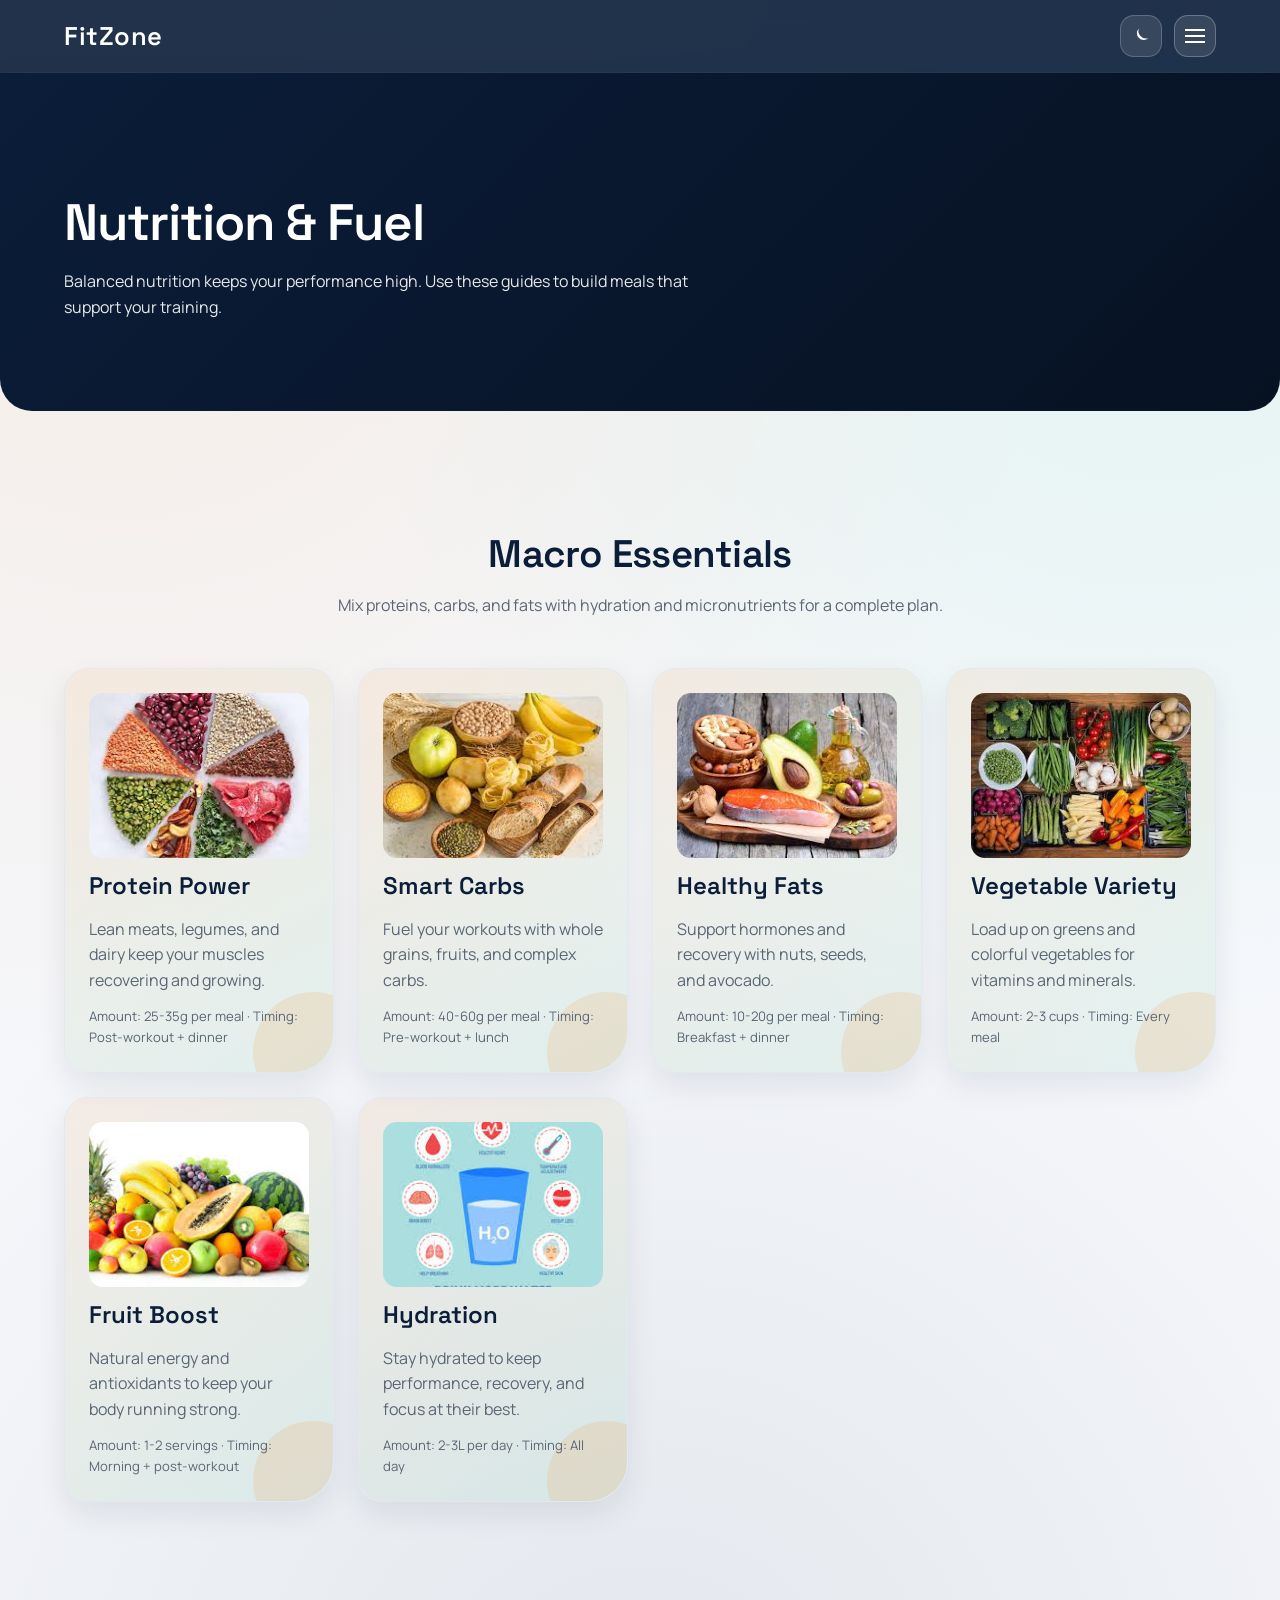
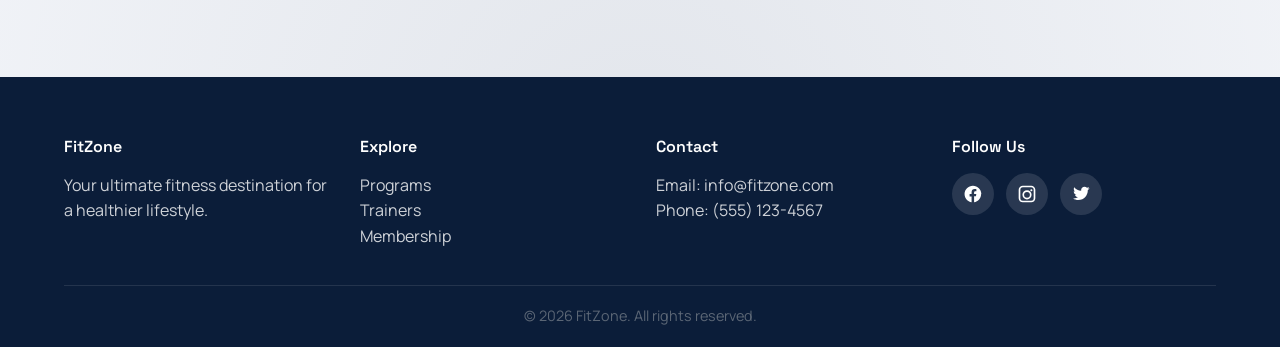
<file: nutrition.html>
﻿<!DOCTYPE html>
<html lang="en">
<head>
    <meta charset="UTF-8">
    <meta name="viewport" content="width=device-width, initial-scale=1.0">
    <title>FitZone Nutrition</title>
    <link rel="preconnect" href="https://fonts.googleapis.com">
    <link rel="preconnect" href="https://fonts.gstatic.com" crossorigin>
    <link href="https://fonts.googleapis.com/css2?family=Manrope:wght@300;400;600;700&family=Space+Grotesk:wght@500;600;700&display=swap" rel="stylesheet">
    <link rel="stylesheet" href="../styles.css">
</head>
<body data-page="nutrition">
    <nav class="navbar">
        <div class="container">
            <div class="navbar-content">
                <div class="logo">
                    <h1>FitZone</h1>
                </div>
                <ul class="nav-menu">
                    <li><a href="index.html" data-link="home">Home</a></li>
                    <li><a href="programs.html" data-link="programs">Programs</a></li>
                    <li><a href="trainers.html" data-link="trainers">Trainers</a></li>
                    <li><a href="membership.html" data-link="membership">Membership</a></li>
                    <li><a href="nutrition.html" data-link="nutrition">Nutrition</a></li>
                    <li><a href="bmi.html" data-link="bmi">BMI</a></li>
                    <li><a href="communication.html" data-link="communication">Coaches</a></li>
                    <li><a href="payments.html" data-link="payments">Payments</a></li>
                    <li id="profileBtnNav" style="display: none;"><a href="profile.html" data-link="profile">Profile</a></li>
                    <li id="loginBtnNav"><a href="#" onclick="openAuthModal('login')">Login</a></li>
                    <li id="logoutBtnNav" style="display: none;"><a href="#" onclick="logout()">Logout</a></li>
                </ul>
                <div class="nav-actions">
                    <button class="icon-btn" id="themeToggle" aria-pressed="false" type="button" aria-label="Toggle dark mode"></button>
                    <button class="nav-toggle" id="navToggle" aria-label="Open menu" type="button"><span></span></button>
                </div>
            </div>
        </div>
    </nav>

    <section class="page-hero" style="--hero-image: none;">
        <div class="container">
            <h1>Nutrition & Fuel</h1>
            <p>Balanced nutrition keeps your performance high. Use these guides to build meals that support your training.</p>
        </div>
    </section>

    <section class="section">
        <div class="container">
            <div class="section-title">
                <h2>Macro Essentials</h2>
                <p>Mix proteins, carbs, and fats with hydration and micronutrients for a complete plan.</p>
            </div>
            <div class="nutrition-grid">
                <div class="nutrition-card fancy-shape">
                    <img src="images/protein.jpg" alt="Protein">
                    <h3>Protein Power</h3>
                    <p>Lean meats, legumes, and dairy keep your muscles recovering and growing.</p>
                    <p class="nutrition-meta">Amount: 25-35g per meal · Timing: Post-workout + dinner</p>
                </div>
                <div class="nutrition-card fancy-shape">
                    <img src="images/carbs.jpg" alt="Carbohydrates">
                    <h3>Smart Carbs</h3>
                    <p>Fuel your workouts with whole grains, fruits, and complex carbs.</p>
                    <p class="nutrition-meta">Amount: 40-60g per meal · Timing: Pre-workout + lunch</p>
                </div>
                <div class="nutrition-card fancy-shape">
                    <img src="images/fats.jpg" alt="Healthy fats">
                    <h3>Healthy Fats</h3>
                    <p>Support hormones and recovery with nuts, seeds, and avocado.</p>
                    <p class="nutrition-meta">Amount: 10-20g per meal · Timing: Breakfast + dinner</p>
                </div>
                <div class="nutrition-card fancy-shape">
                    <img src="images/veggies.jpg" alt="Vegetables">
                    <h3>Vegetable Variety</h3>
                    <p>Load up on greens and colorful vegetables for vitamins and minerals.</p>
                    <p class="nutrition-meta">Amount: 2-3 cups · Timing: Every meal</p>
                </div>
                <div class="nutrition-card fancy-shape">
                    <img src="images/fruits.jpg" alt="Fruits">
                    <h3>Fruit Boost</h3>
                    <p>Natural energy and antioxidants to keep your body running strong.</p>
                    <p class="nutrition-meta">Amount: 1-2 servings · Timing: Morning + post-workout</p>
                </div>
                <div class="nutrition-card fancy-shape">
                    <img src="images/hydration.jpg" alt="Hydration">
                    <h3>Hydration</h3>
                    <p>Stay hydrated to keep performance, recovery, and focus at their best.</p>
                    <p class="nutrition-meta">Amount: 2-3L per day · Timing: All day</p>
                </div>
            </div>
        </div>
    </section>

    <div id="authModal" class="modal">
        <div class="modal-content">
            <span class="close" onclick="closeAuthModal()">&times;</span>
            <div id="loginForm" class="auth-form">
                <h2>Login</h2>
                <form onsubmit="handleLogin(event)">
                    <div class="form-group">
                        <label for="loginEmail">Email:</label>
                        <input type="email" id="loginEmail" required>
                    </div>
                    <div class="form-group">
                        <label for="loginPassword">Password:</label>
                        <input type="password" id="loginPassword" required>
                    </div>
                    <button type="submit" class="btn-primary">Login</button>
                </form>
                <p>Don't have an account? <a href="#" onclick="switchToRegister()">Register here</a></p>
                <p style="margin-top: 12px; font-size: 0.9rem;"><a href="#" onclick="switchToReset()" style="color: var(--primary);">Forgot password?</a></p>
            </div>

            <div id="resetForm" class="auth-form" style="display: none;">
                <h2>Reset Password</h2>
                <form onsubmit="handlePasswordReset(event)">
                    <div class="form-group">
                        <label for="resetEmail">Email:</label>
                        <input type="email" id="resetEmail" required>
                    </div>
                    <div class="form-group">
                        <label for="resetNewPassword">New Password:</label>
                        <input type="password" id="resetNewPassword" required>
                    </div>
                    <div class="form-group">
                        <label for="resetConfirmPassword">Confirm Password:</label>
                        <input type="password" id="resetConfirmPassword" required>
                    </div>
                    <button type="submit" class="btn-primary">Reset Password</button>
                </form>
                <p>Remember your password? <a href="#" onclick="switchToLogin()">Login here</a></p>
            </div>

            <div id="registerForm" class="auth-form" style="display: none;">
                <h2>Register</h2>
                <form onsubmit="handleRegister(event)">
                    <div class="form-group">
                        <label for="registerName">Full Name:</label>
                        <input type="text" id="registerName" required>
                    </div>
                    <div class="form-group">
                        <label for="registerEmail">Email:</label>
                        <input type="email" id="registerEmail" required>
                    </div>
                    <div class="form-group">
                        <label for="registerPassword">Password:</label>
                        <input type="password" id="registerPassword" required>
                    </div>
                    <div class="form-group">
                        <label for="registerAge">Age:</label>
                        <input type="number" id="registerAge" required>
                    </div>
                    <button type="submit" class="btn-primary">Register</button>
                </form>
                <p>Already have an account? <a href="#" onclick="switchToLogin()">Login here</a></p>
            </div>
        </div>
    </div>

    <footer class="footer">
        <div class="container">
            <div class="footer-content">
                <div class="footer-section">
                    <h4>FitZone</h4>
                    <p>Your ultimate fitness destination for a healthier lifestyle.</p>
                </div>
                <div class="footer-section">
                    <h4>Explore</h4>
                    <ul>
                        <li><a href="programs.html">Programs</a></li>
                        <li><a href="trainers.html">Trainers</a></li>
                        <li><a href="membership.html">Membership</a></li>
                    </ul>
                </div>
                <div class="footer-section">
                    <h4>Contact</h4>
                    <p>Email: info@fitzone.com</p>
                    <p>Phone: (555) 123-4567</p>
                </div>
                <div class="footer-section">
                    <h4>Follow Us</h4>
                    <div class="social-links">
                        <a href="#" aria-label="Facebook">
                            <svg viewBox="0 0 24 24" aria-hidden="true"><path d="M22 12.07C22 6.49 17.52 2 11.94 2S1.87 6.49 1.87 12.07c0 5 3.66 9.15 8.44 9.93v-7.03H7.9v-2.9h2.41V9.8c0-2.4 1.43-3.73 3.62-3.73 1.05 0 2.15.19 2.15.19v2.36h-1.21c-1.19 0-1.56.74-1.56 1.5v1.8h2.66l-.43 2.9h-2.23V22c4.78-.78 8.44-4.93 8.44-9.93z"/></svg>
                        </a>
                        <a href="#" aria-label="Instagram">
                            <svg viewBox="0 0 24 24" aria-hidden="true"><path d="M7 2C4.24 2 2 4.24 2 7v10c0 2.76 2.24 5 5 5h10c2.76 0 5-2.24 5-5V7c0-2.76-2.24-5-5-5H7zm10 2a3 3 0 0 1 3 3v10a3 3 0 0 1-3 3H7a3 3 0 0 1-3-3V7a3 3 0 0 1 3-3h10zm-5 3.5A5.5 5.5 0 1 0 17.5 13 5.51 5.51 0 0 0 12 7.5zm0 2A3.5 3.5 0 1 1 8.5 13 3.5 3.5 0 0 1 12 9.5zm5.25-3.25a1.25 1.25 0 1 0 1.25 1.25 1.25 1.25 0 0 0-1.25-1.25z"/></svg>
                        </a>
                        <a href="#" aria-label="Twitter">
                            <svg viewBox="0 0 24 24" aria-hidden="true"><path d="M20.15 7.2c.01.17.01.34.01.52 0 5.32-4.05 11.46-11.46 11.46-2.28 0-4.4-.67-6.18-1.82.32.04.63.05.96.05 1.89 0 3.63-.64 5.01-1.73-1.77-.04-3.26-1.2-3.77-2.8.25.04.5.06.77.06.36 0 .72-.05 1.06-.14-1.85-.37-3.24-2-3.24-3.95v-.05c.54.3 1.17.49 1.84.51-1.08-.72-1.79-1.95-1.79-3.34 0-.74.2-1.43.55-2.03 2 2.45 4.99 4.06 8.36 4.24-.06-.3-.1-.6-.1-.92 0-2.22 1.8-4.02 4.02-4.02 1.16 0 2.22.49 2.96 1.27.92-.18 1.8-.52 2.58-.98-.3.94-.94 1.72-1.77 2.22.82-.1 1.6-.31 2.33-.62-.55.82-1.23 1.54-2.02 2.12z"/></svg>
                        </a>
                    </div>
                </div>
            </div>
            <div class="footer-bottom">
                <p>&copy; 2026 FitZone. All rights reserved.</p>
            </div>
        </div>
    </footer>

    <script src="../script.js"></script>
</body>
</html>
</file>
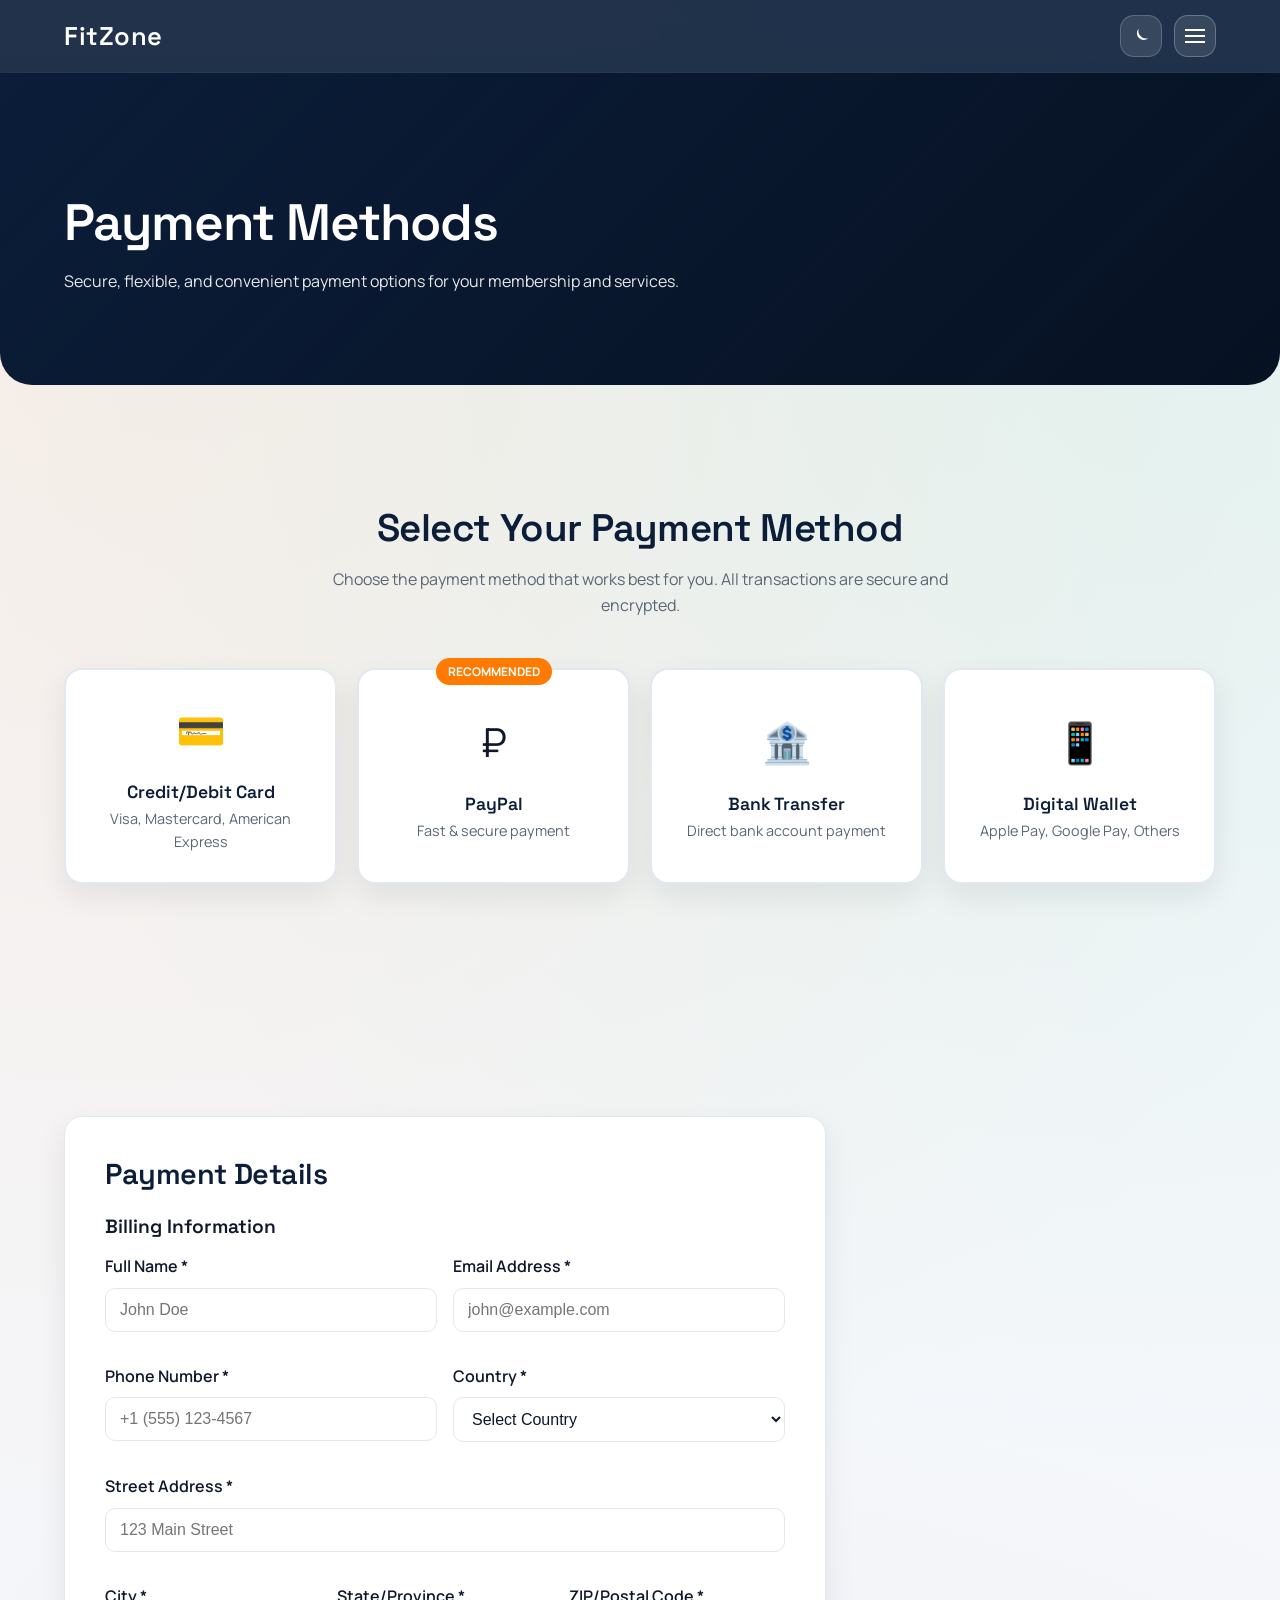
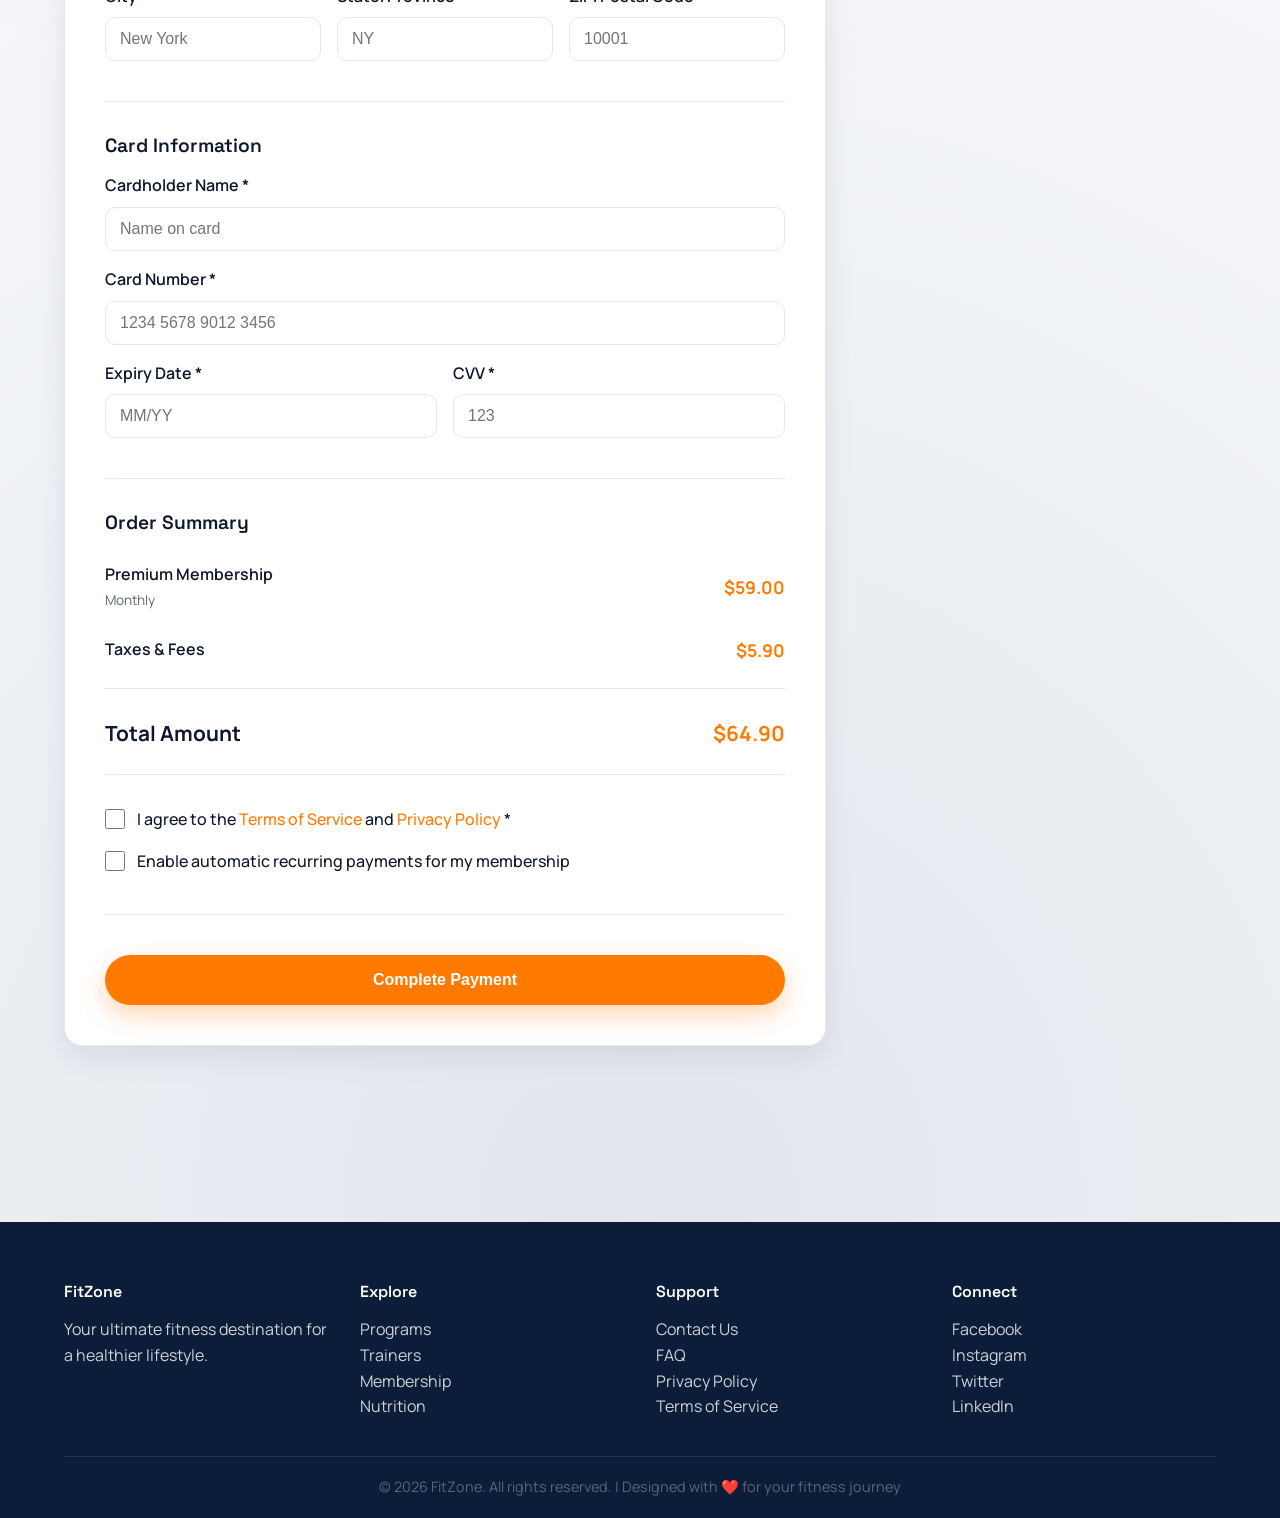
<file: payments.html>
<!DOCTYPE html>
<html lang="en">
<head>
    <meta charset="UTF-8">
    <meta name="viewport" content="width=device-width, initial-scale=1.0">
    <title>FitZone Payments</title>
    <link rel="preconnect" href="https://fonts.googleapis.com">
    <link rel="preconnect" href="https://fonts.gstatic.com" crossorigin>
    <link href="https://fonts.googleapis.com/css2?family=Manrope:wght@300;400;600;700&family=Space+Grotesk:wght@500;600;700&display=swap" rel="stylesheet">
    <link rel="stylesheet" href="../styles.css">
</head>
<body data-page="payments">
    <nav class="navbar">
        <div class="container">
            <div class="navbar-content">
                <div class="logo">
                    <h1>FitZone</h1>
                </div>
                <ul class="nav-menu">
                    <li><a href="index.html" data-link="home">Home</a></li>
                    <li><a href="programs.html" data-link="programs">Programs</a></li>
                    <li><a href="trainers.html" data-link="trainers">Trainers</a></li>
                    <li><a href="membership.html" data-link="membership">Membership</a></li>
                    <li><a href="nutrition.html" data-link="nutrition">Nutrition</a></li>
                    <li><a href="bmi.html" data-link="bmi">BMI</a></li>
                    <li><a href="communication.html" data-link="communication">Coaches</a></li>
                    <li><a href="payments.html" data-link="payments">Payments</a></li>
                    <li id="profileBtnNav" style="display: none;"><a href="profile.html" data-link="profile">Profile</a></li>
                    <li id="loginBtnNav"><a href="#" onclick="openAuthModal('login')">Login</a></li>
                    <li id="logoutBtnNav" style="display: none;"><a href="#" onclick="logout()">Logout</a></li>
                </ul>
                <div class="nav-actions">
                    <button class="icon-btn" id="themeToggle" aria-pressed="false" type="button" aria-label="Toggle dark mode"></button>
                    <button class="nav-toggle" id="navToggle" aria-label="Open menu" type="button"><span></span></button>
                </div>
            </div>
        </div>
    </nav>

    <section class="page-hero" style="--hero-image: none;">
        <div class="container">
            <h1>Payment Methods</h1>
            <p>Secure, flexible, and convenient payment options for your membership and services.</p>
        </div>
    </section>

    <section class="section">
        <div class="container">
            <div class="section-title">
                <h2>Select Your Payment Method</h2>
                <p>Choose the payment method that works best for you. All transactions are secure and encrypted.</p>
            </div>
            
            <div class="payment-methods-grid">
                <div class="payment-method-card" onclick="selectPaymentMethod('credit-card')">
                    <div class="payment-method-icon">💳</div>
                    <h3>Credit/Debit Card</h3>
                    <p>Visa, Mastercard, American Express</p>
                </div>

                <div class="payment-method-card featured" onclick="selectPaymentMethod('paypal')">
                    <div class="featured-badge-small">RECOMMENDED</div>
                    <div class="payment-method-icon">₽</div>
                    <h3>PayPal</h3>
                    <p>Fast & secure payment</p>
                </div>

                <div class="payment-method-card" onclick="selectPaymentMethod('bank-transfer')">
                    <div class="payment-method-icon">🏦</div>
                    <h3>Bank Transfer</h3>
                    <p>Direct bank account payment</p>
                </div>

                <div class="payment-method-card" onclick="selectPaymentMethod('digital-wallet')">
                    <div class="payment-method-icon">📱</div>
                    <h3>Digital Wallet</h3>
                    <p>Apple Pay, Google Pay, Others</p>
                </div>
            </div>
        </div>
    </section>

    <section class="section">
        <div class="container">
            <div class="payment-form-wrapper">
                <div class="payment-form-container">
                    <h2>Payment Details</h2>
                    
                    <form id="paymentForm" onsubmit="handlePayment(event)">
                        <!-- Billing Information -->
                        <div class="form-section">
                            <h3>Billing Information</h3>
                            
                            <div class="form-row">
                                <div class="form-group">
                                    <label for="fullName">Full Name *</label>
                                    <input type="text" id="fullName" required placeholder="John Doe">
                                </div>
                                <div class="form-group">
                                    <label for="email">Email Address *</label>
                                    <input type="email" id="email" required placeholder="john@example.com">
                                </div>
                            </div>

                            <div class="form-row">
                                <div class="form-group">
                                    <label for="phone">Phone Number *</label>
                                    <input type="tel" id="phone" required placeholder="+1 (555) 123-4567">
                                </div>
                                <div class="form-group">
                                    <label for="country">Country *</label>
                                    <select id="country" required>
                                        <option value="">Select Country</option>
                                        <option value="US">United States</option>
                                        <option value="CA">Canada</option>
                                        <option value="UK">United Kingdom</option>
                                        <option value="AU">Australia</option>
                                        <option value="DE">Germany</option>
                                        <option value="FR">France</option>
                                        <option value="IN">India</option>
                                        <option value="BR">Brazil</option>
                                        <option value="JO">Jordan</option>
                                    </select>
                                </div>
                            </div>

                            <div class="form-row">
                                <div class="form-group">
                                    <label for="address">Street Address *</label>
                                    <input type="text" id="address" required placeholder="123 Main Street">
                                </div>
                            </div>

                            <div class="form-row">
                                <div class="form-group">
                                    <label for="city">City *</label>
                                    <input type="text" id="city" required placeholder="New York">
                                </div>
                                <div class="form-group">
                                    <label for="state">State/Province *</label>
                                    <input type="text" id="state" required placeholder="NY">
                                </div>
                                <div class="form-group">
                                    <label for="zipcode">ZIP/Postal Code *</label>
                                    <input type="text" id="zipcode" required placeholder="10001">
                                </div>
                            </div>
                        </div>

                        <!-- Payment Method Card Details (shown dynamically) -->
                        <div class="form-section" id="creditCardSection">
                            <h3>Card Information</h3>
                            
                            <div class="form-group">
                                <label for="cardholderName">Cardholder Name *</label>
                                <input type="text" id="cardholderName" placeholder="Name on card">
                            </div>

                            <div class="form-group">
                                <label for="cardNumber">Card Number *</label>
                                <div class="card-input-wrapper">
                                    <input type="text" id="cardNumber" placeholder="1234 5678 9012 3456" maxlength="19">
                                    <span class="card-type-icon"></span>
                                </div>
                            </div>

                            <div class="form-row">
                                <div class="form-group">
                                    <label for="expiryDate">Expiry Date *</label>
                                    <input type="text" id="expiryDate" placeholder="MM/YY" maxlength="5">
                                </div>
                                <div class="form-group">
                                    <label for="cvv">CVV *</label>
                                    <input type="text" id="cvv" placeholder="123" maxlength="4">
                                </div>
                            </div>
                        </div>

                        <!-- PayPal Section (hidden by default) -->
                        <div class="form-section" id="paypalSection" style="display: none;">
                            <h3>PayPal Details</h3>
                            <div class="form-group">
                                <label for="paypalEmail">PayPal Email *</label>
                                <input type="email" id="paypalEmail" placeholder="your-paypal@example.com">
                            </div>
                            <p class="info-text">You will be redirected to PayPal to complete the payment securely.</p>
                        </div>

                        <!-- Bank Transfer Section (hidden by default) -->
                        <div class="form-section" id="bankTransferSection" style="display: none;">
                            <h3>Bank Transfer Details</h3>
                            <div class="form-group">
                                <label for="accountHolder">Account Holder Name *</label>
                                <input type="text" id="accountHolder" placeholder="Your name">
                            </div>
                            <div class="form-group">
                                <label for="accountNumber">Account Number *</label>
                                <input type="text" id="accountNumber" placeholder="Your account number">
                            </div>
                            <div class="form-group">
                                <label for="routingNumber">Routing Number *</label>
                                <input type="text" id="routingNumber" placeholder="Your routing number">
                            </div>
                            <p class="info-text">Please note that bank transfers may take 3-5 business days to process.</p>
                        </div>

                        <!-- Digital Wallet Section (hidden by default) -->
                        <div class="form-section" id="digitalWalletSection" style="display: none;">
                            <h3>Digital Wallet</h3>
                            <div class="wallet-options">
                                <button type="button" class="wallet-btn">
                                    <span>🍎</span> Apple Pay
                                </button>
                                <button type="button" class="wallet-btn">
                                    <span>🔵</span> Google Pay
                                </button>
                            </div>
                            <p class="info-text">Select your preferred digital wallet provider for quick payment.</p>
                        </div>

                        <!-- Order Summary -->
                        <div class="form-section">
                            <h3>Order Summary</h3>
                            
                            <div class="order-item">
                                <div class="item-details">
                                    <span class="item-name" id="membershipName">Premium Membership</span>
                                    <span class="item-duration" id="membershipDuration">Monthly</span>
                                </div>
                                <span class="item-price" id="membershipPrice">$59.00</span>
                            </div>

                            <div class="order-item">
                                <div class="item-details">
                                    <span class="item-name">Taxes & Fees</span>
                                </div>
                                <span class="item-price" id="taxAmount">$5.90</span>
                            </div>

                            <div class="order-divider"></div>

                            <div class="order-total">
                                <span>Total Amount</span>
                                <span class="total-price" id="totalAmount">$64.90</span>
                            </div>
                        </div>

                        <!-- Agreement Checkbox -->
                        <div class="form-section">
                            <div class="checkbox-group">
                                <input type="checkbox" id="terms" required>
                                <label for="terms">I agree to the <a href="#" onclick="openPolicyModal('terms')">Terms of Service</a> and <a href="#" onclick="openPolicyModal('privacy')">Privacy Policy</a> *</label>
                            </div>
                            <div class="checkbox-group">
                                <input type="checkbox" id="recurring">
                                <label for="recurring">Enable automatic recurring payments for my membership</label>
                            </div>
                        </div>

                        <!-- Submit Button -->
                        <button type="submit" class="btn-primary payment-submit-btn">
                            Complete Payment
                        </button>
                    </form>
                </div>

                <!-- Payment Info Sidebar -->
                <div class="payment-info-sidebar">
                    <h3>Why Choose FitZone?</h3>
                    <ul class="info-list">
                        <li>🔒 Secure & encrypted payments</li>
                        <li>⚡ Instant payment confirmation</li>
                        <li>💳 Multiple payment methods</li>
                        <li>📱 Mobile-friendly checkout</li>
                        <li>🔄 Flexible billing options</li>
                        <li>📞 24/7 customer support</li>
                    </ul>

                    <h3 style="margin-top: 2rem;">Payment Security</h3>
                    <p class="security-info">
                        All payments are processed through industry-standard SSL encryption and PCI DSS compliance. Your financial information is never stored on our servers.
                    </p>

                    <div class="security-badges">
                        <div class="badge badge-ssl">
                            <span class="badge-icon">🔒</span>
                            <span>SSL Secure</span>
                        </div>
                        <div class="badge badge-pci">
                            <span class="badge-icon">💳</span>
                            <span>PCI Compliant</span>
                        </div>
                        <div class="badge badge-verified">
                            <span class="badge-icon">✓</span>
                            <span>Verified</span>
                        </div>
                    </div>
                </div>
            </div>
        </div>
    </section>

    <!-- Success Modal -->
    <div id="paymentSuccessModal" class="modal">
        <div class="modal-content" style="text-align: center;">
            <span class="close" onclick="closePaymentModal()">&times;</span>
            <div style="font-size: 3rem; margin: 1rem 0;">✓</div>
            <h2>Payment Successful!</h2>
            <p id="successMessage">Your payment has been processed successfully.</p>
            <div class="modal-details" id="modalDetails" style="text-align: left; background: var(--surface-2); padding: 1.5rem; border-radius: 12px; margin: 1.5rem 0;">
                <!-- Details will be inserted here -->
            </div>
            <button class="btn-primary" onclick="closePaymentModal()">Close</button>
        </div>
    </div>

    <div id="authModal" class="modal">
        <div class="modal-content">
            <span class="close" onclick="closeAuthModal()">&times;</span>
            <div id="loginForm" class="auth-form">
                <h2>Login</h2>
                <form onsubmit="handleLogin(event)">
                    <div class="form-group">
                        <label for="loginEmail">Email:</label>
                        <input type="email" id="loginEmail" required>
                    </div>
                    <div class="form-group">
                        <label for="loginPassword">Password:</label>
                        <input type="password" id="loginPassword" required>
                    </div>
                    <button type="submit" class="btn-primary">Login</button>
                </form>
                <p>Don't have an account? <a href="#" onclick="switchToRegister()">Register here</a></p>
                <p style="margin-top: 12px; font-size: 0.9rem;"><a href="#" onclick="switchToReset()" style="color: var(--primary);">Forgot password?</a></p>
            </div>

            <div id="resetForm" class="auth-form" style="display: none;">
                <h2>Reset Password</h2>
                <form onsubmit="handlePasswordReset(event)">
                    <div class="form-group">
                        <label for="resetEmail">Email:</label>
                        <input type="email" id="resetEmail" required>
                    </div>
                    <div class="form-group">
                        <label for="resetNewPassword">New Password:</label>
                        <input type="password" id="resetNewPassword" required>
                    </div>
                    <div class="form-group">
                        <label for="resetConfirmPassword">Confirm Password:</label>
                        <input type="password" id="resetConfirmPassword" required>
                    </div>
                    <button type="submit" class="btn-primary">Reset Password</button>
                </form>
                <p>Remember your password? <a href="#" onclick="switchToLogin()">Login here</a></p>
            </div>

            <div id="registerForm" class="auth-form" style="display: none;">
                <h2>Register</h2>
                <form onsubmit="handleRegister(event)">
                    <div class="form-group">
                        <label for="registerName">Full Name:</label>
                        <input type="text" id="registerName" required>
                    </div>
                    <div class="form-group">
                        <label for="registerEmail">Email:</label>
                        <input type="email" id="registerEmail" required>
                    </div>
                    <div class="form-group">
                        <label for="registerPassword">Password:</label>
                        <input type="password" id="registerPassword" required>
                    </div>
                    <div class="form-group">
                        <label for="registerAge">Age:</label>
                        <input type="number" id="registerAge" required>
                    </div>
                    <button type="submit" class="btn-primary">Register</button>
                </form>
                <p>Already have an account? <a href="#" onclick="switchToLogin()">Login here</a></p>
            </div>
        </div>
    </div>

    <!-- Terms of Service Modal -->
    <div id="termsModal" class="modal">
        <div class="modal-content" style="max-width: 600px; max-height: 80vh; overflow-y: auto;">
            <span class="close" onclick="closePolicyModal()">&times;</span>
            <h2>Terms of Service</h2>
            <div class="policy-content">
                <h3>1. Membership Agreement</h3>
                <p>By purchasing a FitZone membership, you agree to comply with all terms and conditions outlined in this agreement. Your membership is non-transferable and intended solely for personal use.</p>
                
                <h3>2. Payment Terms</h3>
                <p>All memberships are billed on a monthly basis unless otherwise specified. You authorize FitZone to charge your selected payment method for the amount shown on your order.</p>
                
                <h3>3. Cancellation Policy</h3>
                <p>Memberships can be cancelled anytime by contacting our support team. Refunds are issued according to our refund policy. Cancellations must be requested before your next billing cycle.</p>
                
                <h3>4. Gym Policies</h3>
                <p>Members agree to follow all gym rules and regulations, including proper equipment usage, appropriate attire, and respectful behavior toward staff and other members.</p>
                
                <h3>5. Liability Waiver</h3>
                <p>FitZone is not responsible for any injuries, damages, or losses incurred while using gym facilities. By signing up, you assume all risks associated with physical activity.</p>
                
                <h3>6. Suspension and Termination</h3>
                <p>FitZone reserves the right to suspend or terminate memberships for violation of policies or non-payment of fees.</p>
                
                <h3>7. Changes to Terms</h3>
                <p>FitZone may update these terms at any time. Continued use of services indicates acceptance of updated terms.</p>
            </div>
            <button class="btn-primary" onclick="closePolicyModal()" style="width: 100%; margin-top: 1rem;">Close</button>
        </div>
    </div>

    <!-- Privacy Policy Modal -->
    <div id="privacyModal" class="modal">
        <div class="modal-content" style="max-width: 600px; max-height: 80vh; overflow-y: auto;">
            <span class="close" onclick="closePolicyModal()">&times;</span>
            <h2>Privacy Policy</h2>
            <div class="policy-content">
                <h3>1. Information We Collect</h3>
                <p>We collect personal information such as your name, email address, phone number, and billing information to process your membership and provide our services.</p>
                
                <h3>2. How We Use Your Information</h3>
                <p>Your information is used to process payments, send membership updates, improve our services, and communicate important information about your account.</p>
                
                <h3>3. Data Security</h3>
                <p>We implement industry-standard security measures to protect your personal and financial information. All data is encrypted and stored securely.</p>
                
                <h3>4. Third-Party Sharing</h3>
                <p>We do not sell or share your personal information with third parties without your consent, except as required by law or to process your payments through authorized payment processors.</p>
                
                <h3>5. Cookies and Tracking</h3>
                <p>Our website may use cookies to enhance your experience. These cookies help us understand user behavior and improve our services.</p>
                
                <h3>6. Your Rights</h3>
                <p>You have the right to access, modify, or delete your personal information. Please contact us to exercise these rights.</p>
                
                <h3>7. Contact Us</h3>
                <p>If you have any questions about our privacy practices, please contact our support team at support@fitzone.com</p>
            </div>
            <button class="btn-primary" onclick="closePolicyModal()" style="width: 100%; margin-top: 1rem;">Close</button>
        </div>
    </div>

    <footer class="footer">
        <div class="container">
            <div class="footer-content">
                <div class="footer-section">
                    <h4>FitZone</h4>
                    <p>Your ultimate fitness destination for a healthier lifestyle.</p>
                </div>
                <div class="footer-section">
                    <h4>Explore</h4>
                    <ul>
                        <li><a href="programs.html">Programs</a></li>
                        <li><a href="trainers.html">Trainers</a></li>
                        <li><a href="membership.html">Membership</a></li>
                        <li><a href="nutrition.html">Nutrition</a></li>
                    </ul>
                </div>
                <div class="footer-section">
                    <h4>Support</h4>
                    <ul>
                        <li><a href="#">Contact Us</a></li>
                        <li><a href="#">FAQ</a></li>
                        <li><a href="#">Privacy Policy</a></li>
                        <li><a href="#">Terms of Service</a></li>
                    </ul>
                </div>
                <div class="footer-section">
                    <h4>Connect</h4>
                    <ul>
                        <li><a href="#">Facebook</a></li>
                        <li><a href="#">Instagram</a></li>
                        <li><a href="#">Twitter</a></li>
                        <li><a href="#">LinkedIn</a></li>
                    </ul>
                </div>
            </div>
            <div class="footer-bottom">
                <p>&copy; 2026 FitZone. All rights reserved. | Designed with ❤️ for your fitness journey</p>
            </div>
        </div>
    </footer>

    <script src="../script.js"></script>
    <script>
        let selectedPaymentMethod = 'credit-card';

        // Initialize page
        document.addEventListener('DOMContentLoaded', function() {
            formatCardInput();
            formatExpiryInput();
            formatCVVInput();
            loadMembershipData();
        });

        function selectPaymentMethod(method) {
            selectedPaymentMethod = method;
            
            // Update active state
            document.querySelectorAll('.payment-method-card').forEach(card => {
                card.classList.remove('active');
            });
            event.target.closest('.payment-method-card').classList.add('active');

            // Show/hide relevant form sections
            document.getElementById('creditCardSection').style.display = 'none';
            document.getElementById('paypalSection').style.display = 'none';
            document.getElementById('bankTransferSection').style.display = 'none';
            document.getElementById('digitalWalletSection').style.display = 'none';

            switch(method) {
                case 'credit-card':
                    document.getElementById('creditCardSection').style.display = 'block';
                    break;
                case 'paypal':
                    document.getElementById('paypalSection').style.display = 'block';
                    break;
                case 'bank-transfer':
                    document.getElementById('bankTransferSection').style.display = 'block';
                    break;
                case 'digital-wallet':
                    document.getElementById('digitalWalletSection').style.display = 'block';
                    break;
            }
        }

        function formatCardInput() {
            const input = document.getElementById('cardNumber');
            input.addEventListener('input', function(e) {
                let value = e.target.value.replace(/\D/g, '');
                let formattedValue = '';
                for (let i = 0; i < value.length; i++) {
                    if (i > 0 && i % 4 === 0) {
                        formattedValue += ' ';
                    }
                    formattedValue += value[i];
                }
                e.target.value = formattedValue;
            });
        }

        function formatExpiryInput() {
            const input = document.getElementById('expiryDate');
            input.addEventListener('input', function(e) {
                let value = e.target.value.replace(/\D/g, '');
                if (value.length >= 2) {
                    value = value.slice(0, 2) + '/' + value.slice(2, 4);
                }
                e.target.value = value;
            });
        }

        function formatCVVInput() {
            const input = document.getElementById('cvv');
            input.addEventListener('input', function(e) {
                e.target.value = e.target.value.replace(/\D/g, '').slice(0, 4);
            });
        }

        function handlePayment(event) {
            event.preventDefault();

            const currentUser = getCurrentUser();
            if (!currentUser) {
                alert('Please login first to complete the payment.');
                openAuthModal('login');
                return;
            }

            // Validate required fields
            const fullName = document.getElementById('fullName').value.trim();
            const email = document.getElementById('email').value.trim();
            const phone = document.getElementById('phone').value.trim();
            const address = document.getElementById('address').value.trim();
            const city = document.getElementById('city').value.trim();
            const state = document.getElementById('state').value.trim();
            const zipcode = document.getElementById('zipcode').value.trim();
            const terms = document.getElementById('terms').checked;

            if (!fullName || !email || !phone || !address || !city || !state || !zipcode) {
                alert('Please fill in all required billing information fields.');
                return;
            }

            if (!terms) {
                alert('Please agree to the Terms of Service and Privacy Policy.');
                return;
            }

            // Validate payment method specific fields
            if (selectedPaymentMethod === 'credit-card') {
                const cardholderName = document.getElementById('cardholderName').value.trim();
                const cardNumber = document.getElementById('cardNumber').value.replace(/\s/g, '');
                const expiryDate = document.getElementById('expiryDate').value;
                const cvv = document.getElementById('cvv').value;

                if (!cardholderName || !cardNumber || !expiryDate || !cvv) {
                    alert('Please fill in all card information fields.');
                    return;
                }

                if (cardNumber.length !== 16) {
                    alert('Please enter a valid 16-digit card number.');
                    return;
                }

                if (!/^\d{2}\/\d{2}$/.test(expiryDate)) {
                    alert('Please enter expiry date in MM/YY format.');
                    return;
                }

                if (!/^\d{3,4}$/.test(cvv)) {
                    alert('Please enter a valid CVV.');
                    return;
                }
            } else if (selectedPaymentMethod === 'paypal') {
                const paypalEmail = document.getElementById('paypalEmail').value.trim();
                if (!paypalEmail) {
                    alert('Please enter your PayPal email address.');
                    return;
                }
            } else if (selectedPaymentMethod === 'bank-transfer') {
                const accountHolder = document.getElementById('accountHolder').value.trim();
                const accountNumber = document.getElementById('accountNumber').value.trim();
                const routingNumber = document.getElementById('routingNumber').value.trim();

                if (!accountHolder || !accountNumber || !routingNumber) {
                    alert('Please fill in all bank transfer information.');
                    return;
                }
            }

            // Create payment record
            const paymentRecord = {
                id: Date.now(),
                userId: currentUser.id,
                paymentMethod: selectedPaymentMethod,
                amount: document.getElementById('totalAmount').innerText,
                billingInfo: {
                    fullName: fullName,
                    email: email,
                    phone: phone,
                    address: address,
                    city: city,
                    state: state,
                    zipcode: zipcode
                },
                recurringEnabled: document.getElementById('recurring').checked,
                paymentDate: new Date().toLocaleDateString(),
                status: 'completed'
            };

            // Save to localStorage
            let payments = JSON.parse(localStorage.getItem('payments')) || [];
            payments.push(paymentRecord);
            localStorage.setItem('payments', JSON.stringify(payments));

            // Update user membership
            currentUser.lastPaymentDate = new Date().toLocaleDateString();
            currentUser.membership = document.getElementById('membershipName').innerText;
            saveUserData(currentUser);
            setCurrentUser(currentUser);

            // Show success modal
            showPaymentSuccess(paymentRecord);
        }

        function showPaymentSuccess(paymentRecord) {
            const modal = document.getElementById('paymentSuccessModal');
            const modalDetails = document.getElementById('modalDetails');

            let methodDisplay = selectedPaymentMethod.replace('-', ' ').toUpperCase();
            
            modalDetails.innerHTML = `
                <p><strong>Payment Method:</strong> ${methodDisplay}</p>
                <p><strong>Amount:</strong> ${paymentRecord.amount}</p>
                <p><strong>Transaction ID:</strong> #${paymentRecord.id}</p>
                <p><strong>Date:</strong> ${paymentRecord.paymentDate}</p>
                <p><strong>Name:</strong> ${paymentRecord.billingInfo.fullName}</p>
                <p><strong>Email:</strong> ${paymentRecord.billingInfo.email}</p>
            `;

            modal.classList.add('show');
        }

        function closePaymentModal() {
            const modal = document.getElementById('paymentSuccessModal');
            modal.classList.remove('show');
            document.getElementById('paymentForm').reset();
        }

        // Load membership data from sessionStorage
        function loadMembershipData() {
            const selectedMembership = sessionStorage.getItem('selectedMembership');
            if (selectedMembership) {
                const membership = JSON.parse(selectedMembership);
                document.getElementById('membershipName').innerText = membership.name + ' Membership';
                document.getElementById('membershipDuration').innerText = membership.duration;
                document.getElementById('membershipPrice').innerText = '$' + membership.price.toFixed(2);
                
                // Calculate tax (10% for example)
                const tax = membership.price * 0.1;
                document.getElementById('taxAmount').innerText = '$' + tax.toFixed(2);
                
                // Update total
                const total = membership.price + tax;
                document.getElementById('totalAmount').innerText = '$' + total.toFixed(2);
            }
        }

        // Open policy modal
        function openPolicyModal(type) {
            if (type === 'terms') {
                document.getElementById('termsModal').classList.add('show');
            } else if (type === 'privacy') {
                document.getElementById('privacyModal').classList.add('show');
            }
        }

        // Close policy modal
        function closePolicyModal() {
            document.getElementById('termsModal').classList.remove('show');
            document.getElementById('privacyModal').classList.remove('show');
        }

        // Initialize with credit card selected
        window.addEventListener('load', function() {
            selectPaymentMethod('credit-card');
        });
    </script>
</body>
</html>
</file>
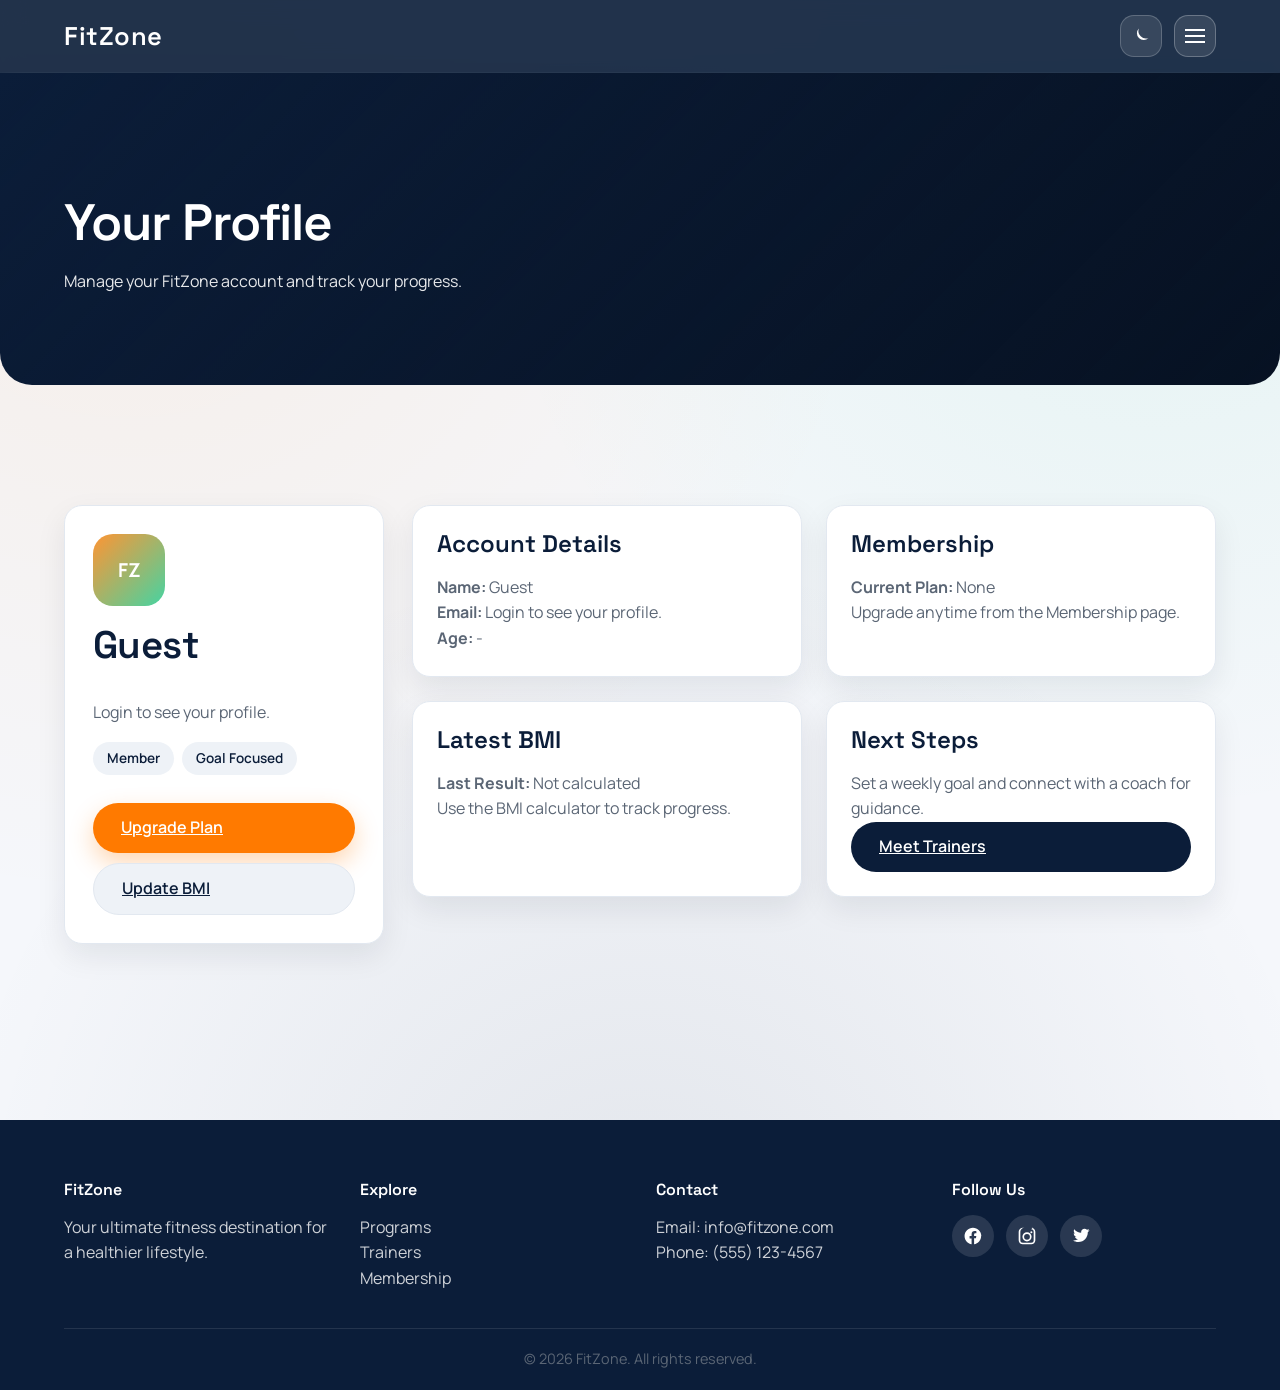
<file: profile.html>
﻿<!DOCTYPE html>
<html lang="en">
<head>
    <meta charset="UTF-8">
    <meta name="viewport" content="width=device-width, initial-scale=1.0">
    <title>FitZone Profile</title>
    <link rel="preconnect" href="https://fonts.googleapis.com">
    <link rel="preconnect" href="https://fonts.gstatic.com" crossorigin>
    <link href="https://fonts.googleapis.com/css2?family=Manrope:wght@300;400;600;700&family=Space+Grotesk:wght@500;600;700&display=swap" rel="stylesheet">
    <link rel="stylesheet" href="../styles.css">
</head>
<body data-page="profile">
    <nav class="navbar">
        <div class="container">
            <div class="navbar-content">
                <div class="logo">
                    <h1>FitZone</h1>
                </div>
                <ul class="nav-menu">
                    <li><a href="index.html" data-link="home">Home</a></li>
                    <li><a href="programs.html" data-link="programs">Programs</a></li>
                    <li><a href="trainers.html" data-link="trainers">Trainers</a></li>
                    <li><a href="membership.html" data-link="membership">Membership</a></li>
                    <li><a href="nutrition.html" data-link="nutrition">Nutrition</a></li>
                    <li><a href="bmi.html" data-link="bmi">BMI</a></li>
                    <li><a href="communication.html" data-link="communication">Coaches</a></li>
                    <li><a href="payments.html" data-link="payments">Payments</a></li>
                    <li id="profileBtnNav" style="display: none;"><a href="profile.html" data-link="profile">Profile</a></li>
                    <li id="loginBtnNav"><a href="#" onclick="openAuthModal('login')">Login</a></li>
                    <li id="logoutBtnNav" style="display: none;"><a href="#" onclick="logout()">Logout</a></li>
                </ul>
                <div class="nav-actions">
                    <button class="icon-btn" id="themeToggle" aria-pressed="false" type="button" aria-label="Toggle dark mode"></button>
                    <button class="nav-toggle" id="navToggle" aria-label="Open menu" type="button"><span></span></button>
                </div>
            </div>
        </div>
    </nav>

    <section class="page-hero" style="--hero-image: none;">
        <div class="container">
            <h1>Your Profile</h1>
            <p>Manage your FitZone account and track your progress.</p>
        </div>
    </section>

    <section class="section">
        <div class="container">
            <div class="profile-layout">
                <div class="profile-sidebar">
                    <div class="profile-avatar">FZ</div>
                    <h2 id="profileName">Guest</h2>
                    <p id="profileEmail">Login to see your profile.</p>
                    <div class="profile-tags">
                        <span class="badge">Member</span>
                        <span class="badge">Goal Focused</span>
                    </div>
                    <div class="profile-actions">
                        <a class="btn-primary" href="membership.html">Upgrade Plan</a>
                        <a class="btn-ghost" href="bmi.html">Update BMI</a>
                    </div>
                </div>
                <div class="profile-main">
                    <div class="profile-grid">
                        <div class="profile-card">
                            <h3>Account Details</h3>
                            <p><strong>Name:</strong> <span id="profileNameDetail">Guest</span></p>
                            <p><strong>Email:</strong> <span id="profileEmailDetail">Login to see your profile.</span></p>
                            <p><strong>Age:</strong> <span id="profileAge">-</span></p>
                        </div>
                        <div class="profile-card">
                            <h3>Membership</h3>
                            <p><strong>Current Plan:</strong> <span id="profileMembership">None</span></p>
                            <p>Upgrade anytime from the Membership page.</p>
                        </div>
                        <div class="profile-card">
                            <h3>Latest BMI</h3>
                            <p><strong>Last Result:</strong> <span id="profileBmi">Not calculated</span></p>
                            <p>Use the BMI calculator to track progress.</p>
                        </div>
                        <div class="profile-card">
                            <h3>Next Steps</h3>
                            <p>Set a weekly goal and connect with a coach for guidance.</p>
                            <a class="btn-secondary" href="trainers.html">Meet Trainers</a>
                        </div>
                    </div>
                </div>
            </div>
        </div>
    </section>

    <div id="authModal" class="modal">
        <div class="modal-content">
            <span class="close" onclick="closeAuthModal()">&times;</span>
            <div id="loginForm" class="auth-form">
                <h2>Login</h2>
                <form onsubmit="handleLogin(event)">
                    <div class="form-group">
                        <label for="loginEmail">Email:</label>
                        <input type="email" id="loginEmail" required>
                    </div>
                    <div class="form-group">
                        <label for="loginPassword">Password:</label>
                        <input type="password" id="loginPassword" required>
                    </div>
                    <button type="submit" class="btn-primary">Login</button>
                </form>
                <p>Don't have an account? <a href="#" onclick="switchToRegister()">Register here</a></p>
                <p style="margin-top: 12px; font-size: 0.9rem;"><a href="#" onclick="switchToReset()" style="color: var(--primary);">Forgot password?</a></p>
            </div>

            <div id="resetForm" class="auth-form" style="display: none;">
                <h2>Reset Password</h2>
                <form onsubmit="handlePasswordReset(event)">
                    <div class="form-group">
                        <label for="resetEmail">Email:</label>
                        <input type="email" id="resetEmail" required>
                    </div>
                    <div class="form-group">
                        <label for="resetNewPassword">New Password:</label>
                        <input type="password" id="resetNewPassword" required>
                    </div>
                    <div class="form-group">
                        <label for="resetConfirmPassword">Confirm Password:</label>
                        <input type="password" id="resetConfirmPassword" required>
                    </div>
                    <button type="submit" class="btn-primary">Reset Password</button>
                </form>
                <p>Remember your password? <a href="#" onclick="switchToLogin()">Login here</a></p>
            </div>

            <div id="registerForm" class="auth-form" style="display: none;">
                <h2>Register</h2>
                <form onsubmit="handleRegister(event)">
                    <div class="form-group">
                        <label for="registerName">Full Name:</label>
                        <input type="text" id="registerName" required>
                    </div>
                    <div class="form-group">
                        <label for="registerEmail">Email:</label>
                        <input type="email" id="registerEmail" required>
                    </div>
                    <div class="form-group">
                        <label for="registerPassword">Password:</label>
                        <input type="password" id="registerPassword" required>
                    </div>
                    <div class="form-group">
                        <label for="registerAge">Age:</label>
                        <input type="number" id="registerAge" required>
                    </div>
                    <button type="submit" class="btn-primary">Register</button>
                </form>
                <p>Already have an account? <a href="#" onclick="switchToLogin()">Login here</a></p>
            </div>
        </div>
    </div>

    <footer class="footer">
        <div class="container">
            <div class="footer-content">
                <div class="footer-section">
                    <h4>FitZone</h4>
                    <p>Your ultimate fitness destination for a healthier lifestyle.</p>
                </div>
                <div class="footer-section">
                    <h4>Explore</h4>
                    <ul>
                        <li><a href="programs.html">Programs</a></li>
                        <li><a href="trainers.html">Trainers</a></li>
                        <li><a href="membership.html">Membership</a></li>
                    </ul>
                </div>
                <div class="footer-section">
                    <h4>Contact</h4>
                    <p>Email: info@fitzone.com</p>
                    <p>Phone: (555) 123-4567</p>
                </div>
                <div class="footer-section">
                    <h4>Follow Us</h4>
                    <div class="social-links">
                        <a href="#" aria-label="Facebook">
                            <svg viewBox="0 0 24 24" aria-hidden="true"><path d="M22 12.07C22 6.49 17.52 2 11.94 2S1.87 6.49 1.87 12.07c0 5 3.66 9.15 8.44 9.93v-7.03H7.9v-2.9h2.41V9.8c0-2.4 1.43-3.73 3.62-3.73 1.05 0 2.15.19 2.15.19v2.36h-1.21c-1.19 0-1.56.74-1.56 1.5v1.8h2.66l-.43 2.9h-2.23V22c4.78-.78 8.44-4.93 8.44-9.93z"/></svg>
                        </a>
                        <a href="#" aria-label="Instagram">
                            <svg viewBox="0 0 24 24" aria-hidden="true"><path d="M7 2C4.24 2 2 4.24 2 7v10c0 2.76 2.24 5 5 5h10c2.76 0 5-2.24 5-5V7c0-2.76-2.24-5-5-5H7zm10 2a3 3 0 0 1 3 3v10a3 3 0 0 1-3 3H7a3 3 0 0 1-3-3V7c0-2.76 2.24-5 5-5h10zm-5 3.5A5.5 5.5 0 1 0 17.5 13 5.51 5.51 0 0 0 12 7.5zm0 2A3.5 3.5 0 1 1 8.5 13 3.5 3.5 0 0 1 12 9.5zm5.25-3.25a1.25 1.25 0 1 0 1.25 1.25 1.25 1.25 0 0 0-1.25-1.25z"/></svg>
                        </a>
                        <a href="#" aria-label="Twitter">
                            <svg viewBox="0 0 24 24" aria-hidden="true"><path d="M20.15 7.2c.01.17.01.34.01.52 0 5.32-4.05 11.46-11.46 11.46-2.28 0-4.4-.67-6.18-1.82.32.04.63.05.96.05 1.89 0 3.63-.64 5.01-1.73-1.77-.04-3.26-1.2-3.77-2.8.25.04.5.06.77.06.36 0 .72-.05 1.06-.14-1.85-.37-3.24-2-3.24-3.95v-.05c.54.3 1.17.49 1.84.51-1.08-.72-1.79-1.95-1.79-3.34 0-.74.2-1.43.55-2.03 2 2.45 4.99 4.06 8.36 4.24-.06-.3-.1-.6-.1-.92 0-2.22 1.8-4.02 4.02-4.02 1.16 0 2.22.49 2.96 1.27.92-.18 1.8-.52 2.58-.98-.3.94-.94 1.72-1.77 2.22.82-.1 1.6-.31 2.33-.62-.55.82-1.23 1.54-2.02 2.12z"/></svg>
                        </a>
                    </div>
                </div>
            </div>
            <div class="footer-bottom">
                <p>&copy; 2026 FitZone. All rights reserved.</p>
            </div>
        </div>
    </footer>

    <script src="../script.js"></script>
</body>
</html>
</file>
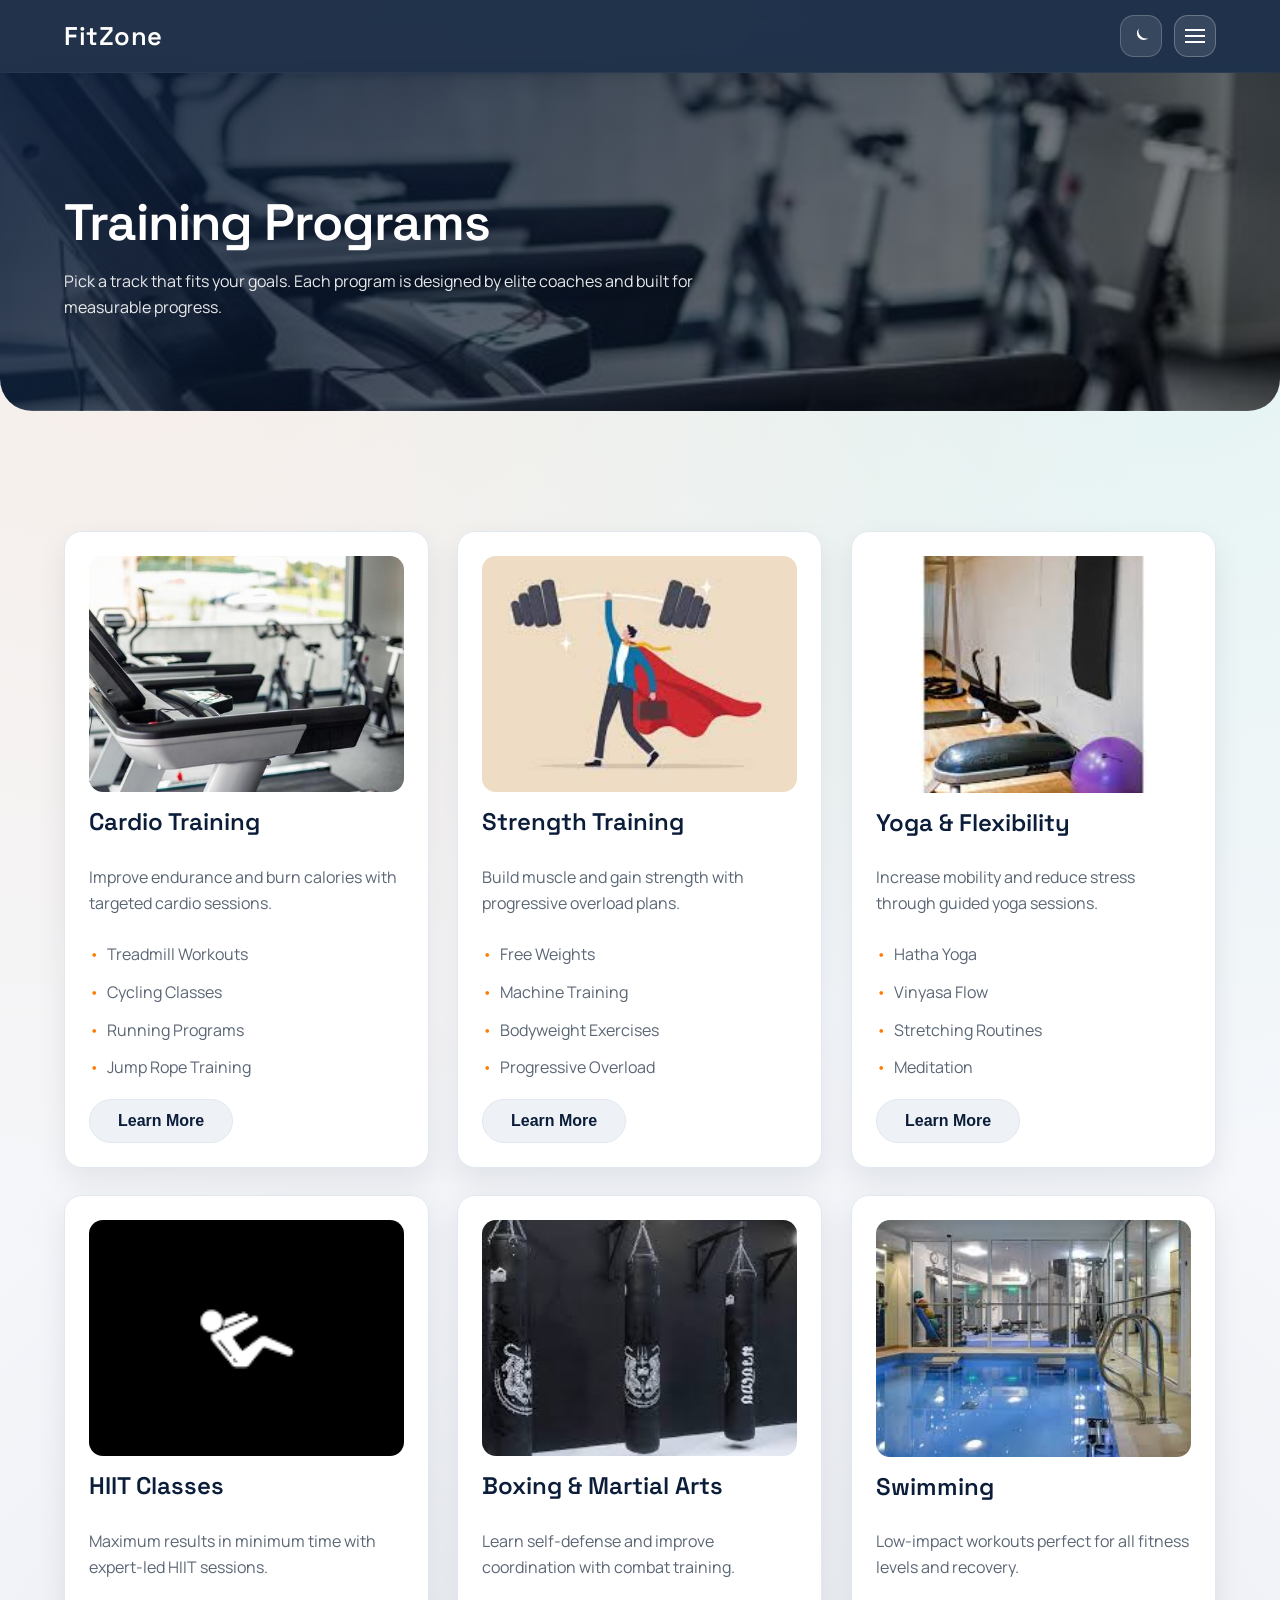
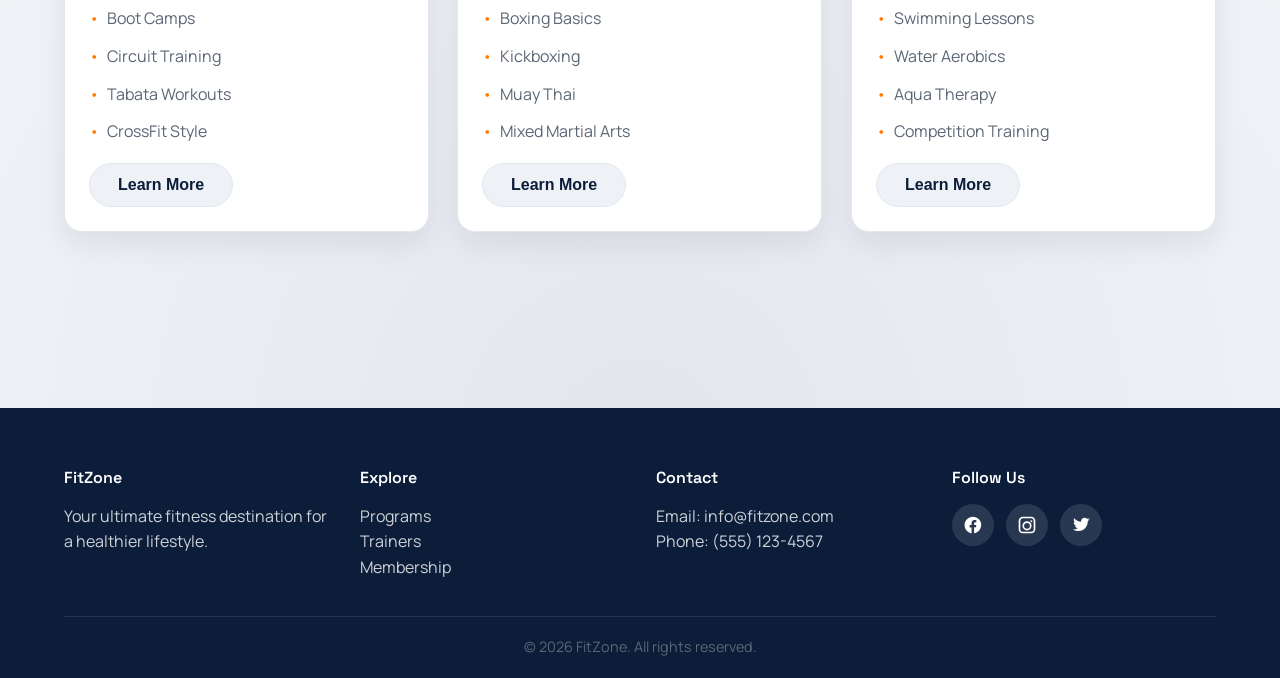
<file: programs.html>
﻿<!DOCTYPE html>
<html lang="en">
<head>
    <meta charset="UTF-8">
    <meta name="viewport" content="width=device-width, initial-scale=1.0">
    <title>FitZone Programs</title>
    <link rel="preconnect" href="https://fonts.googleapis.com">
    <link rel="preconnect" href="https://fonts.gstatic.com" crossorigin>
    <link href="https://fonts.googleapis.com/css2?family=Manrope:wght@300;400;600;700&family=Space+Grotesk:wght@500;600;700&display=swap" rel="stylesheet">
    <link rel="stylesheet" href="../styles.css">
</head>
<body data-page="programs">
    <nav class="navbar">
        <div class="container">
            <div class="navbar-content">
                <div class="logo">
                    <h1>FitZone</h1>
                </div>
                <ul class="nav-menu">
                    <li><a href="index.html" data-link="home">Home</a></li>
                    <li><a href="programs.html" data-link="programs">Programs</a></li>
                    <li><a href="trainers.html" data-link="trainers">Trainers</a></li>
                    <li><a href="membership.html" data-link="membership">Membership</a></li>
                    <li><a href="nutrition.html" data-link="nutrition">Nutrition</a></li>
                    <li><a href="bmi.html" data-link="bmi">BMI</a></li>
                    <li><a href="communication.html" data-link="communication">Coaches</a></li>
                    <li><a href="payments.html" data-link="payments">Payments</a></li>
                    <li id="profileBtnNav" style="display: none;"><a href="profile.html" data-link="profile">Profile</a></li>
                    <li id="loginBtnNav"><a href="#" onclick="openAuthModal('login')">Login</a></li>
                    <li id="logoutBtnNav" style="display: none;"><a href="#" onclick="logout()">Logout</a></li>
                </ul>
                <div class="nav-actions">
                    <button class="icon-btn" id="themeToggle" aria-pressed="false" type="button" aria-label="Toggle dark mode"></button>
                    <button class="nav-toggle" id="navToggle" aria-label="Open menu" type="button"><span></span></button>
                </div>
            </div>
        </div>
    </nav>

    <section class="page-hero" style="--hero-image: url('images/cardio.jpg');">
        <div class="container">
            <h1>Training Programs</h1>
            <p>Pick a track that fits your goals. Each program is designed by elite coaches and built for measurable progress.</p>
        </div>
    </section>

    <section class="section">
        <div class="container">
            <div class="programs-grid">
                <div class="program-card">
                    <img src="images/cardio.jpg" alt="Cardio training">
                    <h3>Cardio Training</h3>
                    <p>Improve endurance and burn calories with targeted cardio sessions.</p>
                    <ul>
                        <li>Treadmill Workouts</li>
                        <li>Cycling Classes</li>
                        <li>Running Programs</li>
                        <li>Jump Rope Training</li>
                    </ul>
                    <div class="program-actions">
                        <button class="btn-ghost learn-more-btn" data-program="Cardio Training" data-details="Designed to improve endurance, burn calories, and boost heart health with coach-led intervals and steady-state options. Ideal for fat loss and stamina.">Learn More</button>
                    </div>
                </div>
                <div class="program-card">
                    <img src="images/strength.jpg" alt="Strength training">
                    <h3>Strength Training</h3>
                    <p>Build muscle and gain strength with progressive overload plans.</p>
                    <ul>
                        <li>Free Weights</li>
                        <li>Machine Training</li>
                        <li>Bodyweight Exercises</li>
                        <li>Progressive Overload</li>
                    </ul>
                    <div class="program-actions">
                        <button class="btn-ghost learn-more-btn" data-program="Strength Training" data-details="Build muscle and power using progressive overload, compound lifts, and proper recovery. Great for strength gains and body composition.">Learn More</button>
                    </div>
                </div>
                <div class="program-card">
                    <img src="images/yoga.jpg" alt="Yoga class">
                    <h3>Yoga & Flexibility</h3>
                    <p>Increase mobility and reduce stress through guided yoga sessions.</p>
                    <ul>
                        <li>Hatha Yoga</li>
                        <li>Vinyasa Flow</li>
                        <li>Stretching Routines</li>
                        <li>Meditation</li>
                    </ul>
                    <div class="program-actions">
                        <button class="btn-ghost learn-more-btn" data-program="Yoga & Flexibility" data-details="Improve mobility, posture, and recovery through guided flows, breathwork, and stretching routines. Perfect for balance and stress relief.">Learn More</button>
                    </div>
                </div>
                <div class="program-card">
                    <img src="images/hiit.jpg" alt="HIIT training">
                    <h3>HIIT Classes</h3>
                    <p>Maximum results in minimum time with expert-led HIIT sessions.</p>
                    <ul>
                        <li>Boot Camps</li>
                        <li>Circuit Training</li>
                        <li>Tabata Workouts</li>
                        <li>CrossFit Style</li>
                    </ul>
                    <div class="program-actions">
                        <button class="btn-ghost learn-more-btn" data-program="HIIT Classes" data-details="Short, high-intensity sessions that maximize calorie burn and metabolic conditioning with expert coaching and interval timing.">Learn More</button>
                    </div>
                </div>
                <div class="program-card">
                    <img src="images/boxing.jpg" alt="Boxing class">
                    <h3>Boxing & Martial Arts</h3>
                    <p>Learn self-defense and improve coordination with combat training.</p>
                    <ul>
                        <li>Boxing Basics</li>
                        <li>Kickboxing</li>
                        <li>Muay Thai</li>
                        <li>Mixed Martial Arts</li>
                    </ul>
                    <div class="program-actions">
                        <button class="btn-ghost learn-more-btn" data-program="Boxing & Martial Arts" data-details="Develop speed, coordination, and confidence with technique-focused drills, striking combos, and full-body conditioning.">Learn More</button>
                    </div>
                </div>
                <div class="program-card">
                    <img src="images/swimming.jpg" alt="Swimming program">
                    <h3>Swimming</h3>
                    <p>Low-impact workouts perfect for all fitness levels and recovery.</p>
                    <ul>
                        <li>Swimming Lessons</li>
                        <li>Water Aerobics</li>
                        <li>Aqua Therapy</li>
                        <li>Competition Training</li>
                    </ul>
                    <div class="program-actions">
                        <button class="btn-ghost learn-more-btn" data-program="Swimming" data-details="Low-impact, full-body training that builds endurance while protecting joints. Includes lessons, conditioning, and recovery sessions.">Learn More</button>
                    </div>
                </div>
            </div>
        </div>
    </section>

    <div id="programModal" class="modal blur-modal">
        <div class="modal-content modal-glass">
            <span class="close" id="programModalClose">&times;</span>
            <h2 id="programModalTitle">Program Details</h2>
            <p id="programModalText">Details go here.</p>
            <button class="btn-primary" id="programModalCta">Got It</button>
        </div>
    </div>

    <div id="authModal" class="modal">
        <div class="modal-content">
            <span class="close" onclick="closeAuthModal()">&times;</span>
            <div id="loginForm" class="auth-form">
                <h2>Login</h2>
                <form onsubmit="handleLogin(event)">
                    <div class="form-group">
                        <label for="loginEmail">Email:</label>
                        <input type="email" id="loginEmail" required>
                    </div>
                    <div class="form-group">
                        <label for="loginPassword">Password:</label>
                        <input type="password" id="loginPassword" required>
                    </div>
                    <button type="submit" class="btn-primary">Login</button>
                </form>
                <p>Don't have an account? <a href="#" onclick="switchToRegister()">Register here</a></p>
                <p style="margin-top: 12px; font-size: 0.9rem;"><a href="#" onclick="switchToReset()" style="color: var(--primary);">Forgot password?</a></p>
            </div>

            <div id="resetForm" class="auth-form" style="display: none;">
                <h2>Reset Password</h2>
                <form onsubmit="handlePasswordReset(event)">
                    <div class="form-group">
                        <label for="resetEmail">Email:</label>
                        <input type="email" id="resetEmail" required>
                    </div>
                    <div class="form-group">
                        <label for="resetNewPassword">New Password:</label>
                        <input type="password" id="resetNewPassword" required>
                    </div>
                    <div class="form-group">
                        <label for="resetConfirmPassword">Confirm Password:</label>
                        <input type="password" id="resetConfirmPassword" required>
                    </div>
                    <button type="submit" class="btn-primary">Reset Password</button>
                </form>
                <p>Remember your password? <a href="#" onclick="switchToLogin()">Login here</a></p>
            </div>

            <div id="registerForm" class="auth-form" style="display: none;">
                <h2>Register</h2>
                <form onsubmit="handleRegister(event)">
                    <div class="form-group">
                        <label for="registerName">Full Name:</label>
                        <input type="text" id="registerName" required>
                    </div>
                    <div class="form-group">
                        <label for="registerEmail">Email:</label>
                        <input type="email" id="registerEmail" required>
                    </div>
                    <div class="form-group">
                        <label for="registerPassword">Password:</label>
                        <input type="password" id="registerPassword" required>
                    </div>
                    <div class="form-group">
                        <label for="registerAge">Age:</label>
                        <input type="number" id="registerAge" required>
                    </div>
                    <button type="submit" class="btn-primary">Register</button>
                </form>
                <p>Already have an account? <a href="#" onclick="switchToLogin()">Login here</a></p>
            </div>
        </div>
    </div>

    <footer class="footer">
        <div class="container">
            <div class="footer-content">
                <div class="footer-section">
                    <h4>FitZone</h4>
                    <p>Your ultimate fitness destination for a healthier lifestyle.</p>
                </div>
                <div class="footer-section">
                    <h4>Explore</h4>
                    <ul>
                        <li><a href="programs.html">Programs</a></li>
                        <li><a href="trainers.html">Trainers</a></li>
                        <li><a href="membership.html">Membership</a></li>
                    </ul>
                </div>
                <div class="footer-section">
                    <h4>Contact</h4>
                    <p>Email: info@fitzone.com</p>
                    <p>Phone: (555) 123-4567</p>
                </div>
                <div class="footer-section">
                    <h4>Follow Us</h4>
                    <div class="social-links">
                        <a href="#" aria-label="Facebook">
                            <svg viewBox="0 0 24 24" aria-hidden="true"><path d="M22 12.07C22 6.49 17.52 2 11.94 2S1.87 6.49 1.87 12.07c0 5 3.66 9.15 8.44 9.93v-7.03H7.9v-2.9h2.41V9.8c0-2.4 1.43-3.73 3.62-3.73 1.05 0 2.15.19 2.15.19v2.36h-1.21c-1.19 0-1.56.74-1.56 1.5v1.8h2.66l-.43 2.9h-2.23V22c4.78-.78 8.44-4.93 8.44-9.93z"/></svg>
                        </a>
                        <a href="#" aria-label="Instagram">
                            <svg viewBox="0 0 24 24" aria-hidden="true"><path d="M7 2C4.24 2 2 4.24 2 7v10c0 2.76 2.24 5 5 5h10c2.76 0 5-2.24 5-5V7c0-2.76-2.24-5-5-5H7zm10 2a3 3 0 0 1 3 3v10a3 3 0 0 1-3 3H7a3 3 0 0 1-3-3V7c0-2.76 2.24-3 5-3h10zm-5 3.5A5.5 5.5 0 1 0 17.5 13 5.51 5.51 0 0 0 12 7.5zm0 2A3.5 3.5 0 1 1 8.5 13 3.5 3.5 0 0 1 12 9.5zm5.25-3.25a1.25 1.25 0 1 0 1.25 1.25 1.25 1.25 0 0 0-1.25-1.25z"/></svg>
                        </a>
                        <a href="#" aria-label="Twitter">
                            <svg viewBox="0 0 24 24" aria-hidden="true"><path d="M20.15 7.2c.01.17.01.34.01.52 0 5.32-4.05 11.46-11.46 11.46-2.28 0-4.4-.67-6.18-1.82.32.04.63.05.96.05 1.89 0 3.63-.64 5.01-1.73-1.77-.04-3.26-1.2-3.77-2.8.25.04.5.06.77.06.36 0 .72-.05 1.06-.14-1.85-.37-3.24-2-3.24-3.95v-.05c.54.3 1.17.49 1.84.51-1.08-.72-1.79-1.95-1.79-3.34 0-.74.2-1.43.55-2.03 2 2.45 4.99 4.06 8.36 4.24-.06-.3-.10-.6-.10-.92 0-2.22 1.8-4.02 4.02-4.02 1.16 0 2.22.49 2.96 1.27.92-.18 1.8-.52 2.58-.98-.3.94-.94 1.72-1.77 2.22.82-.1 1.6-.31 2.33-.62-.55.82-1.23 1.54-2.02 2.12z"/></svg>
                        </a>
                    </div>
                </div>
            </div>
            <div class="footer-bottom">
                <p>&copy; 2026 FitZone. All rights reserved.</p>
            </div>
        </div>
    </footer>

    <script src="../script.js"></script>
</body>
</html>
</file>
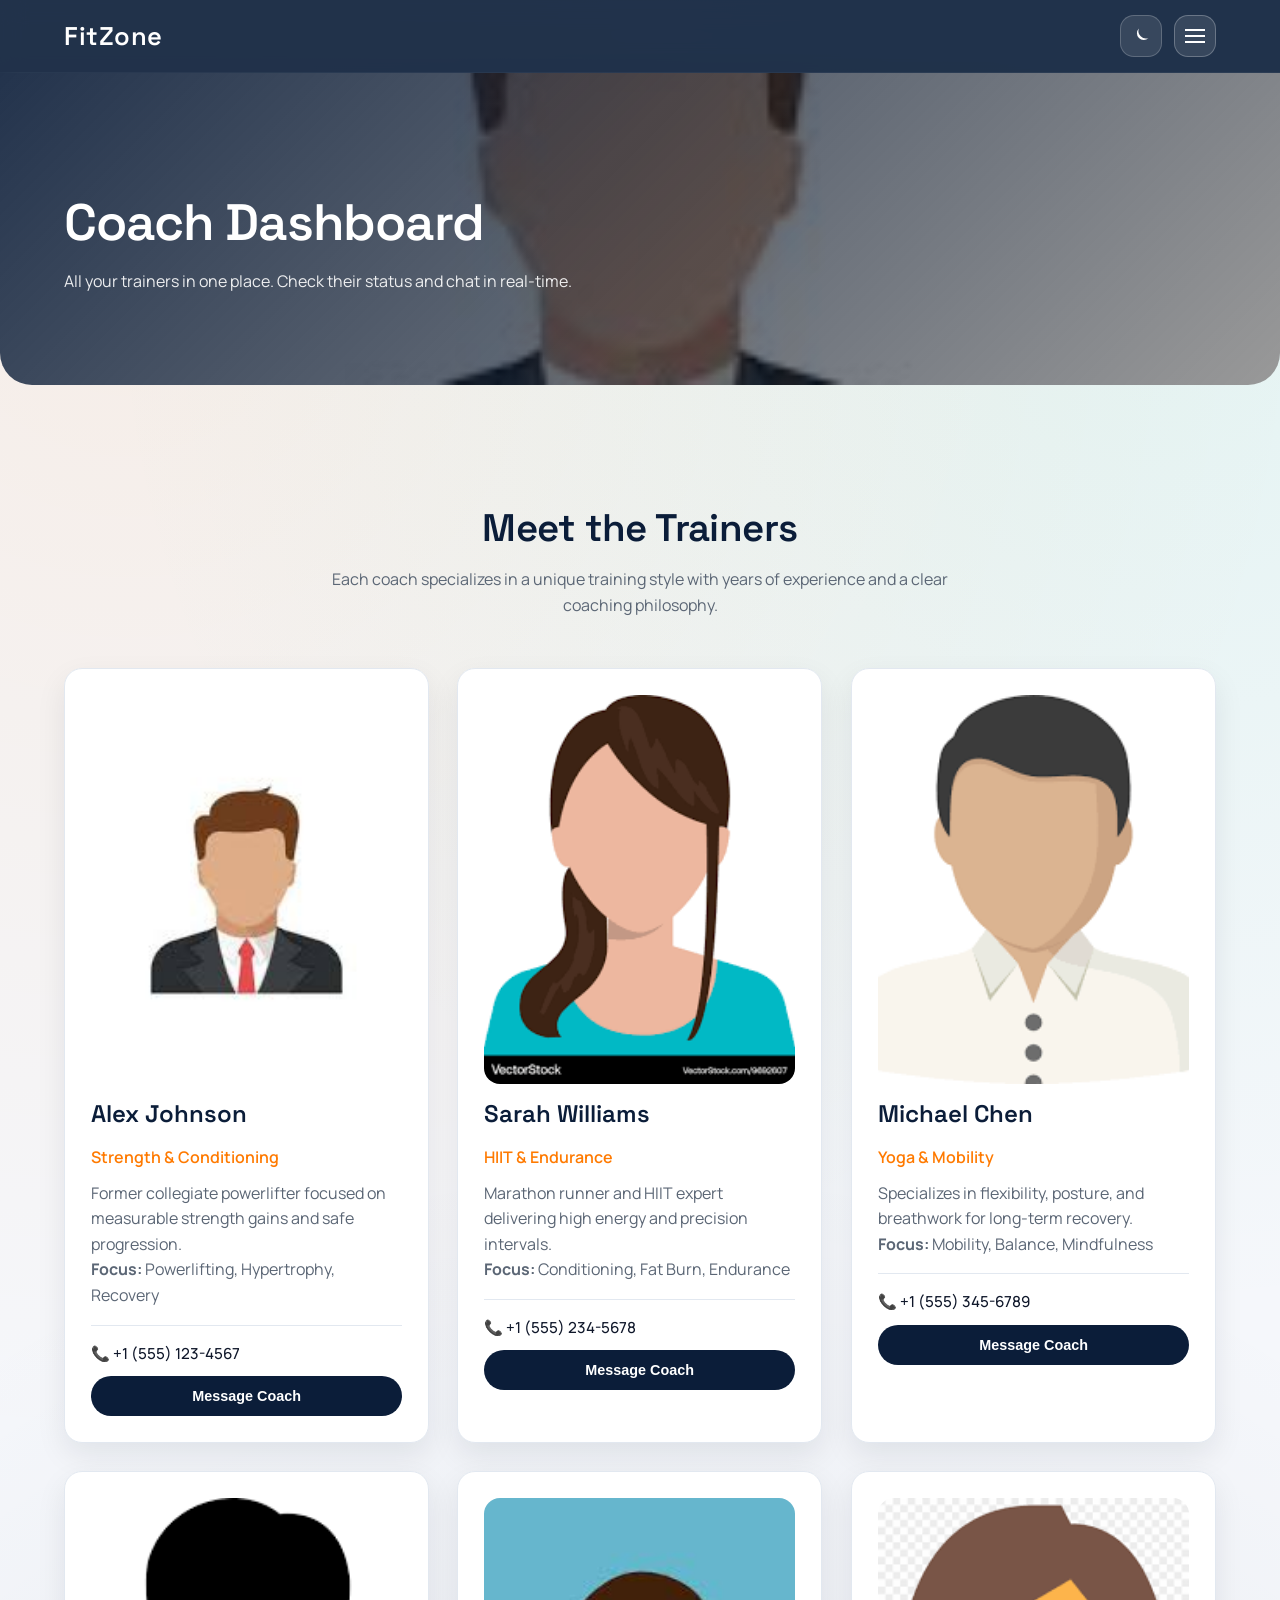
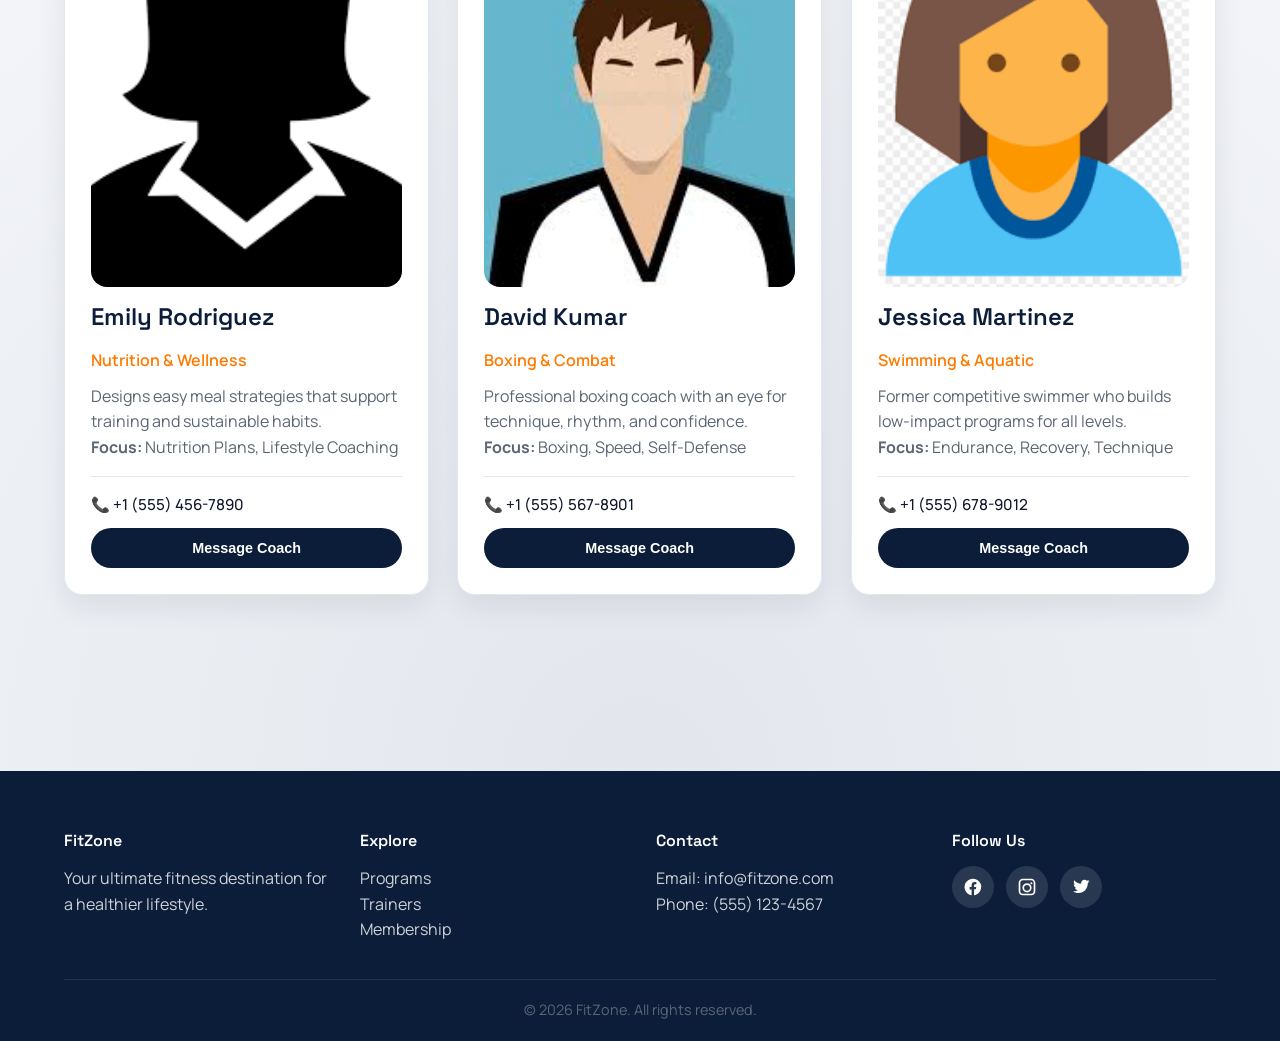
<file: trainers.html>
﻿<!DOCTYPE html>
<html lang="en">
<head>
    <meta charset="UTF-8">
    <meta name="viewport" content="width=device-width, initial-scale=1.0">
    <title>FitZone Trainers</title>
    <link rel="preconnect" href="https://fonts.googleapis.com">
    <link rel="preconnect" href="https://fonts.gstatic.com" crossorigin>
    <link href="https://fonts.googleapis.com/css2?family=Manrope:wght@300;400;600;700&family=Space+Grotesk:wght@500;600;700&display=swap" rel="stylesheet">
    <link rel="stylesheet" href="../styles.css">
</head>
<body data-page="trainers">
    <nav class="navbar">
        <div class="container">
            <div class="navbar-content">
                <div class="logo">
                    <h1>FitZone</h1>
                </div>
                <ul class="nav-menu">
                    <li><a href="index.html" data-link="home">Home</a></li>
                    <li><a href="programs.html" data-link="programs">Programs</a></li>
                    <li><a href="trainers.html" data-link="trainers">Trainers</a></li>
                    <li><a href="membership.html" data-link="membership">Membership</a></li>
                    <li><a href="nutrition.html" data-link="nutrition">Nutrition</a></li>
                    <li><a href="bmi.html" data-link="bmi">BMI</a></li>
                    <li><a href="communication.html" data-link="communication">Coaches</a></li>
                    <li><a href="payments.html" data-link="payments">Payments</a></li>
                    <li id="profileBtnNav" style="display: none;"><a href="profile.html" data-link="profile">Profile</a></li>
                    <li id="loginBtnNav"><a href="#" onclick="openAuthModal('login')">Login</a></li>
                    <li id="logoutBtnNav" style="display: none;"><a href="#" onclick="logout()">Logout</a></li>
                </ul>
                <div class="nav-actions">
                    <button class="icon-btn" id="themeToggle" aria-pressed="false" type="button" aria-label="Toggle dark mode"></button>
                    <button class="nav-toggle" id="navToggle" aria-label="Open menu" type="button"><span></span></button>
                </div>
            </div>
        </div>
    </nav>

    <section class="page-hero" style="--hero-image: url('images/alex.jpg');">
        <div class="container">
            <h1>Coach Dashboard</h1>
            <p>All your trainers in one place. Check their status and chat in real-time.</p>
        </div>
    </section>

    <section class="section">
        <div class="container">
            <div class="section-title">
                <h2>Meet the Trainers</h2>
                <p>Each coach specializes in a unique training style with years of experience and a clear coaching philosophy.</p>
            </div>
            <div class="trainers-grid">
                <div class="trainer-card">
                    <img src="images/alex.jpg" alt="Alex Johnson">
                    <h3>Alex Johnson</h3>
                    <p class="trainer-specialty">Strength & Conditioning</p>
                    <p>Former collegiate powerlifter focused on measurable strength gains and safe progression.</p>
                    <p><strong>Focus:</strong> Powerlifting, Hypertrophy, Recovery</p>
                    <div class="trainer-contact">
                        <p class="trainer-phone">📞 +1 (555) 123-4567</p>
                        <button class="btn-secondary trainer-msg-btn" onclick="messageCoach('alex', 'Alex Johnson')">Message Coach</button>
                    </div>
                </div>
                <div class="trainer-card">
                    <img src="images/sarah.jpg" alt="Sarah Williams">
                    <h3>Sarah Williams</h3>
                    <p class="trainer-specialty">HIIT & Endurance</p>
                    <p>Marathon runner and HIIT expert delivering high energy and precision intervals.</p>
                    <p><strong>Focus:</strong> Conditioning, Fat Burn, Endurance</p>
                    <div class="trainer-contact">
                        <p class="trainer-phone">📞 +1 (555) 234-5678</p>
                        <button class="btn-secondary trainer-msg-btn" onclick="messageCoach('sarah', 'Sarah Williams')">Message Coach</button>
                    </div>
                </div>
                <div class="trainer-card">
                    <img src="images/michael.png" alt="Michael Chen">
                    <h3>Michael Chen</h3>
                    <p class="trainer-specialty">Yoga & Mobility</p>
                    <p>Specializes in flexibility, posture, and breathwork for long-term recovery.</p>
                    <p><strong>Focus:</strong> Mobility, Balance, Mindfulness</p>
                    <div class="trainer-contact">
                        <p class="trainer-phone">📞 +1 (555) 345-6789</p>
                        <button class="btn-secondary trainer-msg-btn" onclick="messageCoach('michael', 'Michael Chen')">Message Coach</button>
                    </div>
                </div>
                <div class="trainer-card">
                    <img src="images/emily.jpg" alt="Emily Rodriguez">
                    <h3>Emily Rodriguez</h3>
                    <p class="trainer-specialty">Nutrition & Wellness</p>
                    <p>Designs easy meal strategies that support training and sustainable habits.</p>
                    <p><strong>Focus:</strong> Nutrition Plans, Lifestyle Coaching</p>
                    <div class="trainer-contact">
                        <p class="trainer-phone">📞 +1 (555) 456-7890</p>
                        <button class="btn-secondary trainer-msg-btn" onclick="messageCoach('emily', 'Emily Rodriguez')">Message Coach</button>
                    </div>
                </div>
                <div class="trainer-card">
                    <img src="images/david.jpg" alt="David Kumar">
                    <h3>David Kumar</h3>
                    <p class="trainer-specialty">Boxing & Combat</p>
                    <p>Professional boxing coach with an eye for technique, rhythm, and confidence.</p>
                    <p><strong>Focus:</strong> Boxing, Speed, Self-Defense</p>
                    <div class="trainer-contact">
                        <p class="trainer-phone">📞 +1 (555) 567-8901</p>
                        <button class="btn-secondary trainer-msg-btn" onclick="messageCoach('david', 'David Kumar')">Message Coach</button>
                    </div>
                </div>
                <div class="trainer-card">
                    <img src="images/jessica.jpg" alt="Jessica Martinez">
                    <h3>Jessica Martinez</h3>
                    <p class="trainer-specialty">Swimming & Aquatic</p>
                    <p>Former competitive swimmer who builds low-impact programs for all levels.</p>
                    <p><strong>Focus:</strong> Endurance, Recovery, Technique</p>
                    <div class="trainer-contact">
                        <p class="trainer-phone">📞 +1 (555) 678-9012</p>
                        <button class="btn-secondary trainer-msg-btn" onclick="messageCoach('jessica', 'Jessica Martinez')">Message Coach</button>
                    </div>
                </div>
            </div>
        </div>
    </section>

    <div id="authModal" class="modal">
        <div class="modal-content">
            <span class="close" onclick="closeAuthModal()">&times;</span>
            <div id="loginForm" class="auth-form">
                <h2>Login</h2>
                <form onsubmit="handleLogin(event)">
                    <div class="form-group">
                        <label for="loginEmail">Email:</label>
                        <input type="email" id="loginEmail" required>
                    </div>
                    <div class="form-group">
                        <label for="loginPassword">Password:</label>
                        <input type="password" id="loginPassword" required>
                    </div>
                    <button type="submit" class="btn-primary">Login</button>
                </form>
                <p>Don't have an account? <a href="#" onclick="switchToRegister()">Register here</a></p>
                <p style="margin-top: 12px; font-size: 0.9rem;"><a href="#" onclick="switchToReset()" style="color: var(--primary);">Forgot password?</a></p>
            </div>

            <div id="resetForm" class="auth-form" style="display: none;">
                <h2>Reset Password</h2>
                <form onsubmit="handlePasswordReset(event)">
                    <div class="form-group">
                        <label for="resetEmail">Email:</label>
                        <input type="email" id="resetEmail" required>
                    </div>
                    <div class="form-group">
                        <label for="resetNewPassword">New Password:</label>
                        <input type="password" id="resetNewPassword" required>
                    </div>
                    <div class="form-group">
                        <label for="resetConfirmPassword">Confirm Password:</label>
                        <input type="password" id="resetConfirmPassword" required>
                    </div>
                    <button type="submit" class="btn-primary">Reset Password</button>
                </form>
                <p>Remember your password? <a href="#" onclick="switchToLogin()">Login here</a></p>
            </div>

            <div id="registerForm" class="auth-form" style="display: none;">
                <h2>Register</h2>
                <form onsubmit="handleRegister(event)">
                    <div class="form-group">
                        <label for="registerName">Full Name:</label>
                        <input type="text" id="registerName" required>
                    </div>
                    <div class="form-group">
                        <label for="registerEmail">Email:</label>
                        <input type="email" id="registerEmail" required>
                    </div>
                    <div class="form-group">
                        <label for="registerPassword">Password:</label>
                        <input type="password" id="registerPassword" required>
                    </div>
                    <div class="form-group">
                        <label for="registerAge">Age:</label>
                        <input type="number" id="registerAge" required>
                    </div>
                    <button type="submit" class="btn-primary">Register</button>
                </form>
                <p>Already have an account? <a href="#" onclick="switchToLogin()">Login here</a></p>
            </div>
        </div>
    </div>

    <footer class="footer">
        <div class="container">
            <div class="footer-content">
                <div class="footer-section">
                    <h4>FitZone</h4>
                    <p>Your ultimate fitness destination for a healthier lifestyle.</p>
                </div>
                <div class="footer-section">
                    <h4>Explore</h4>
                    <ul>
                        <li><a href="programs.html">Programs</a></li>
                        <li><a href="trainers.html">Trainers</a></li>
                        <li><a href="membership.html">Membership</a></li>
                    </ul>
                </div>
                <div class="footer-section">
                    <h4>Contact</h4>
                    <p>Email: info@fitzone.com</p>
                    <p>Phone: (555) 123-4567</p>
                </div>
                <div class="footer-section">
                    <h4>Follow Us</h4>
                    <div class="social-links">
                        <a href="#" aria-label="Facebook">
                            <svg viewBox="0 0 24 24" aria-hidden="true"><path d="M22 12.07C22 6.49 17.52 2 11.94 2S1.87 6.49 1.87 12.07c0 5 3.66 9.15 8.44 9.93v-7.03H7.9v-2.9h2.41V9.8c0-2.4 1.43-3.73 3.62-3.73 1.05 0 2.15.19 2.15.19v2.36h-1.21c-1.19 0-1.56.74-1.56 1.5v1.8h2.66l-.43 2.9h-2.23V22c4.78-.78 8.44-4.93 8.44-9.93z"/></svg>
                        </a>
                        <a href="#" aria-label="Instagram">
                            <svg viewBox="0 0 24 24" aria-hidden="true"><path d="M7 2C4.24 2 2 4.24 2 7v10c0 2.76 2.24 5 5 5h10c2.76 0 5-2.24 5-5V7c0-2.76-2.24-5-5-5H7zm10 2a3 3 0 0 1 3 3v10a3 3 0 0 1-3 3H7a3 3 0 0 1-3-3V7a3 3 0 0 1 3-3h10zm-5 3.5A5.5 5.5 0 1 0 17.5 13 5.51 5.51 0 0 0 12 7.5zm0 2A3.5 3.5 0 1 1 8.5 13 3.5 3.5 0 0 1 12 9.5zm5.25-3.25a1.25 1.25 0 1 0 1.25 1.25 1.25 1.25 0 0 0-1.25-1.25z"/></svg>
                        </a>
                        <a href="#" aria-label="Twitter">
                            <svg viewBox="0 0 24 24" aria-hidden="true"><path d="M20.15 7.2c.01.17.01.34.01.52 0 5.32-4.05 11.46-11.46 11.46-2.28 0-4.4-.67-6.18-1.82.32.04.63.05.96.05 1.89 0 3.63-.64 5.01-1.73-1.77-.04-3.26-1.2-3.77-2.8.25.04.5.06.77.06.36 0 .72-.05 1.06-.14-1.85-.37-3.24-2-3.24-3.95v-.05c.54.3 1.17.49 1.84.51-1.08-.72-1.79-1.95-1.79-3.34 0-.74.2-1.43.55-2.03 2 2.45 4.99 4.06 8.36 4.24-.06-.3-.1-.6-.1-.92 0-2.22 1.8-4.02 4.02-4.02 1.16 0 2.22.49 2.96 1.27.92-.18 1.8-.52 2.58-.98-.3.94-.94 1.72-1.77 2.22.82-.1 1.6-.31 2.33-.62-.55.82-1.23 1.54-2.02 2.12z"/></svg>
                        </a>
                    </div>
                </div>
            </div>
            <div class="footer-bottom">
                <p>&copy; 2026 FitZone. All rights reserved.</p>
            </div>
        </div>
    </footer>

    <script src="../script.js"></script>
</body>
</html>
</file>
<file: styles.css>
﻿/* Root Variables */
:root {
    --primary: #ff7a00;
    --secondary: #0b1d39;
    --accent: #17c98b;
    --bg: #f5f7fb;
    --surface: #ffffff;
    --surface-2: #eef2f7;
    --text: #0f172a;
    --muted: #5b6675;
    --border: #e2e8f0;
    --shadow: 0 12px 30px rgba(15, 23, 42, 0.08);
    --shadow-strong: 0 20px 50px rgba(15, 23, 42, 0.16);
    --radius: 18px;
    --nav-height: 72px;
    --gradient: linear-gradient(135deg, #0b1d39 0%, #1f3b73 45%, #ff7a00 100%);
}

body.dark {
    --primary: #ff8a3d;
    --secondary: #0b1220;
    --accent: #22c55e;
    --bg: #0a0f18;
    --surface: #0f172a;
    --surface-2: #111827;
    --text: #e5e7eb;
    --muted: #94a3b8;
    --border: #1f2937;
    --shadow: 0 20px 40px rgba(0, 0, 0, 0.35);
    --gradient: linear-gradient(135deg, #0f172a 0%, #1f2937 60%, #0b1220 100%);
}

body.dark h2,
body.dark h3,
body.dark h4 {
    color: #f1f5f9;
}

body.dark p,
body.dark .comm-muted,
body.dark .nutrition-meta,
body.dark .profile-card p,
body.dark .trainer-card p,
body.dark .program-card p,
body.dark .membership-card p {
    color: var(--muted);
}

body.dark .badge {
    color: #e2e8f0;
    background: rgba(255, 255, 255, 0.08);
}

body.dark .card ul li::before,
body.dark .program-card ul li::before {
    color: var(--accent);
}

body.dark .comm-bubble {
    background: rgba(255, 255, 255, 0.08);
    color: var(--text);
}

body.dark .comm-bubble.user {
    background: var(--primary);
    color: #0b1220;
}

body.dark .comm-bubble.user p {
    color: #0b1220;
}

body.dark .coach-item {
    background: rgba(255, 255, 255, 0.08);
    color: var(--text);
}

body.dark .coach-item small {
    color: var(--muted);
}

body.dark .coach-item.active {
    background: rgba(255, 255, 255, 0.12);
    border-color: var(--primary);
}

body.dark .trainer-contact {
    border-top-color: var(--border);
}

body.dark .trainer-phone {
    color: var(--text);
}

/* Global Styles */
* {
    margin: 0;
    padding: 0;
    box-sizing: border-box;
}

html {
    scroll-behavior: smooth;
}

body {
    font-family: 'Manrope', sans-serif;
    color: var(--text);
    line-height: 1.6;
    background-color: var(--bg);
    background-image: radial-gradient(circle at 10% 10%, rgba(255, 122, 0, 0.08), transparent 45%),
        radial-gradient(circle at 90% 10%, rgba(23, 201, 139, 0.08), transparent 40%),
        radial-gradient(circle at 50% 90%, rgba(11, 29, 57, 0.08), transparent 50%);
    min-height: 100vh;
    padding-top: var(--nav-height);
    text-rendering: optimizeLegibility;
}

img {
    max-width: 100%;
    display: block;
}

.container {
    max-width: 1200px;
    margin: 0 auto;
    padding: 0 24px;
    width: 100%;
}

/* Typography */
h1, h2, h3, h4 {
    font-family: 'Space Grotesk', sans-serif;
    font-weight: 600;
    line-height: 1.2;
    margin-bottom: 16px;
}

h1 {
    font-size: clamp(2.3rem, 4vw, 3.6rem);
    letter-spacing: -0.02em;
}

h2 {
    font-size: clamp(2rem, 3vw, 2.6rem);
    color: var(--secondary);
    letter-spacing: -0.015em;
}

h3 {
    font-size: 1.5rem;
    color: var(--secondary);
}

p {
    color: var(--muted);
}

.section {
    padding: clamp(64px, 8vw, 96px) 0;
}

.section-title {
    text-align: center;
    margin-bottom: 50px;
}

.section-title p {
    max-width: 680px;
    margin: 12px auto 0;
}

/* Reveal Animations */
.reveal {
    opacity: 0;
    transform: translateY(18px);
    transition: opacity 0.6s ease, transform 0.6s ease;
    will-change: opacity, transform;
}

.reveal.is-visible {
    opacity: 1;
    transform: translateY(0);
}

@media (prefers-reduced-motion: reduce) {
    .reveal {
        opacity: 1;
        transform: none;
        transition: none;
    }

    * {
        scroll-behavior: auto;
        transition: none !important;
        animation: none !important;
    }
}

/* Navigation Bar */
.navbar {
    position: fixed;
    top: 0;
    width: 100%;
    z-index: 1000;
    background: rgba(11, 29, 57, 0.9);
    backdrop-filter: blur(12px);
    border-bottom: 1px solid rgba(255, 255, 255, 0.08);
    transition: background 0.3s ease, border 0.3s ease;
}

body.dark .navbar {
    background: rgba(8, 12, 20, 0.9);
}

.navbar-content {
    display: flex;
    justify-content: space-between;
    align-items: center;
    height: var(--nav-height);
    gap: 20px;
}

.logo h1 {
    font-size: 1.6rem;
    margin: 0;
    color: #fff;
    letter-spacing: 0.5px;
}

.nav-actions {
    display: flex;
    align-items: center;
    gap: 12px;
}

.nav-toggle {
    border: 1px solid rgba(255, 255, 255, 0.25);
    background: rgba(255, 255, 255, 0.1);
    color: #fff;
    width: 42px;
    height: 42px;
    border-radius: 14px;
    display: inline-flex;
    align-items: center;
    justify-content: center;
    cursor: pointer;
    transition: all 0.3s ease;
}

.nav-toggle:hover {
    background: rgba(255, 255, 255, 0.2);
}

.nav-toggle span {
    display: block;
    width: 20px;
    height: 2px;
    background: #fff;
    position: relative;
}

.nav-toggle span::before,
.nav-toggle span::after {
    content: "";
    position: absolute;
    left: 0;
    width: 20px;
    height: 2px;
    background: #fff;
}

.nav-toggle span::before {
    top: -6px;
}

.nav-toggle span::after {
    top: 6px;
}

.nav-menu {
    position: fixed;
    top: var(--nav-height);
    right: 0;
    height: calc(100vh - var(--nav-height));
    width: min(320px, 85vw);
    background: rgba(11, 29, 57, 0.96);
    display: flex;
    flex-direction: column;
    align-items: flex-start;
    padding: 26px;
    gap: 18px;
    list-style: none;
    overflow-y: auto;
    transform: translateX(120%);
    transition: transform 0.3s ease;
    z-index: 1001;
    box-shadow: 0 20px 40px rgba(3, 7, 18, 0.35);
}

body.nav-open::before {
    content: "";
    position: fixed;
    inset: 0;
    background: rgba(2, 6, 23, 0.45);
    z-index: 900;
}

body.nav-open .nav-menu {
    transform: translateX(0);
}

body.dark .nav-menu {
    background: rgba(8, 12, 20, 0.96);
}

.nav-menu a {
    color: #f8fafc;
    text-decoration: none;
    font-weight: 600;
    font-size: 0.95rem;
    transition: color 0.3s ease;
}

.nav-menu a:hover,
.nav-menu a.active {
    color: var(--primary);
}

.icon-btn {
    border: 1px solid rgba(255, 255, 255, 0.2);
    background: rgba(255, 255, 255, 0.1);
    color: #fff;
    width: 42px;
    height: 42px;
    border-radius: 14px;
    display: inline-flex;
    align-items: center;
    justify-content: center;
    cursor: pointer;
    transition: all 0.3s ease;
}

.icon-btn svg {
    width: 20px;
    height: 20px;
    fill: #fff;
}

.icon-btn:hover {
    background: rgba(255, 255, 255, 0.2);
}

.icon-btn:focus-visible,
.btn-primary:focus-visible,
.btn-secondary:focus-visible,
.btn-ghost:focus-visible,
.nav-toggle:focus-visible,
.nav-menu a:focus-visible {
    outline: 2px solid var(--accent);
    outline-offset: 2px;
}

/* Buttons */
.btn-primary, .btn-secondary, .btn-ghost {
    padding: 12px 28px;
    font-size: 1rem;
    border: none;
    border-radius: 999px;
    cursor: pointer;
    font-weight: 600;
    transition: all 0.3s ease;
}

.btn-primary {
    background: var(--primary);
    color: #fff;
    box-shadow: 0 10px 24px rgba(255, 122, 0, 0.3);
}

.btn-primary:hover {
    transform: translateY(-2px);
    box-shadow: 0 14px 30px rgba(255, 122, 0, 0.35);
}

.btn-secondary {
    background: var(--secondary);
    color: #fff;
}

.btn-secondary:hover {
    transform: translateY(-2px);
    box-shadow: 0 12px 24px rgba(11, 29, 57, 0.35);
}

.btn-ghost {
    background: var(--surface-2);
    color: var(--secondary);
    border: 1px solid var(--border);
}

.btn-ghost:hover {
    transform: translateY(-2px);
    box-shadow: 0 10px 20px rgba(11, 29, 57, 0.18);
}

body.dark .btn-primary {
    color: #0b1220;
}

body.dark .btn-secondary {
    background: #111827;
    color: #e2e8f0;
    border: 1px solid #1f2937;
}

body.dark .btn-ghost {
    background: rgba(255, 255, 255, 0.08);
    color: #e2e8f0;
    border: 1px solid #1f2937;
}

body.dark .btn-ghost:hover,
body.dark .btn-secondary:hover {
    box-shadow: 0 12px 24px rgba(0, 0, 0, 0.35);
}

/* Hero Section */
.hero {
    background-image: linear-gradient(135deg, rgba(11, 29, 57, 0.85), rgba(255, 122, 0, 0.55)), url('images/main.jpg');
    background-size: cover;
    background-position: center;
    padding: clamp(120px, 14vw, 160px) 0 clamp(100px, 12vw, 140px);
    color: #fff;
    min-height: 70vh;
    display: flex;
    align-items: center;
}

.hero-content {
    max-width: 620px;
}

.hero-content p {
    font-size: 1.2rem;
    color: rgba(255, 255, 255, 0.9);
    margin-bottom: 32px;
}

.hero-badges {
    display: flex;
    gap: 12px;
    margin-bottom: 22px;
    flex-wrap: wrap;
}

.hero-badges span {
    padding: 6px 14px;
    border-radius: 999px;
    background: rgba(255, 255, 255, 0.15);
    font-size: 0.85rem;
    font-weight: 600;
}

/* Page Hero */
.page-hero {
    padding: clamp(90px, 12vw, 120px) 0 clamp(60px, 8vw, 90px);
    color: #fff;
    background-image: linear-gradient(135deg, rgba(11, 29, 57, 0.9), rgba(0, 0, 0, 0.4)), var(--hero-image, none);
    background-size: cover;
    background-position: center;
    background-color: var(--secondary);
    border-bottom-left-radius: 32px;
    border-bottom-right-radius: 32px;
    margin-bottom: clamp(12px, 3vw, 24px);
}

.page-hero p {
    color: rgba(255, 255, 255, 0.9);
    max-width: 640px;
}

/* Cards & Grids */
.grid-3 {
    display: grid;
    grid-template-columns: repeat(auto-fit, minmax(260px, 1fr));
    gap: 24px;
    align-items: stretch;
}

.reviews-grid {
    display: grid;
    grid-template-columns: repeat(auto-fit, minmax(260px, 1fr));
    gap: 24px;
}

.review-card {
    background: var(--surface);
    border-radius: var(--radius);
    padding: 24px;
    border: 1px solid var(--border);
    box-shadow: var(--shadow);
    display: flex;
    flex-direction: column;
    gap: 14px;
}

.review-stars {
    color: #fbbf24;
    font-size: 1.1rem;
    letter-spacing: 1px;
}

.review-meta {
    display: flex;
    justify-content: space-between;
    align-items: center;
    color: var(--muted);
    font-size: 0.9rem;
}

body.dark .review-card {
    border-color: var(--border);
}

.card {
    background: var(--surface);
    border-radius: var(--radius);
    padding: 28px;
    box-shadow: var(--shadow);
    border: 1px solid var(--border);
    transition: transform 0.3s ease, box-shadow 0.3s ease;
    height: 100%;
}

.card:hover {
    transform: translateY(-8px);
    box-shadow: var(--shadow-strong);
}

.card img {
    border-radius: 14px;
    margin-bottom: 16px;
    height: 180px;
    object-fit: cover;
}

.card ul {
    list-style: none;
    margin-top: 16px;
}

.card ul li {
    padding: 6px 0;
    color: var(--muted);
}

.card ul li::before {
    content: "•";
    color: var(--accent);
    margin-right: 8px;
}

.badge {
    display: inline-flex;
    align-items: center;
    gap: 8px;
    padding: 6px 14px;
    background: var(--surface-2);
    border-radius: 999px;
    font-size: 0.85rem;
    font-weight: 600;
    color: var(--secondary);
    margin-bottom: 12px;
}

/* Programs Section */
.programs-grid {
    display: grid;
    grid-template-columns: repeat(auto-fit, minmax(280px, 1fr));
    gap: 28px;
    align-items: stretch;
}

.program-card {
    background: var(--surface);
    border-radius: var(--radius);
    padding: 24px;
    box-shadow: var(--shadow);
    border: 1px solid var(--border);
    display: flex;
    flex-direction: column;
    gap: 12px;
    height: 100%;
    transition: transform 0.3s ease, box-shadow 0.3s ease;
}

.program-card:hover {
    transform: translateY(-6px);
    box-shadow: var(--shadow-strong);
}

.program-card img {
    border-radius: 14px;
    margin-bottom: 4px;
    object-fit: cover;
    aspect-ratio: 4 / 3;
}

.program-card ul {
    list-style: none;
    margin-top: 8px;
}

.program-card ul li {
    padding: 6px 0;
    color: var(--muted);
}

.program-card ul li::before {
    content: "•";
    color: var(--primary);
    margin-right: 8px;
}

.program-actions {
    display: flex;
    gap: 12px;
    flex-wrap: wrap;
    margin-top: auto;
}

/* Trainers */
.trainers-grid {
    display: grid;
    grid-template-columns: repeat(auto-fit, minmax(280px, 1fr));
    gap: 28px;
    align-items: stretch;
}

.trainer-card {
    background: var(--surface);
    border-radius: var(--radius);
    padding: 26px;
    text-align: left;
    box-shadow: var(--shadow);
    border: 1px solid var(--border);
    height: 100%;
    display: flex;
    flex-direction: column;
    transition: transform 0.3s ease, box-shadow 0.3s ease;
}

.trainer-card:hover {
    transform: translateY(-6px);
    box-shadow: var(--shadow-strong);
}

.trainer-card img {
    width: 100%;
    object-fit: cover;
    border-radius: 16px;
    margin-bottom: 16px;
    aspect-ratio: 4 / 5;
}

.trainer-specialty {
    color: var(--primary);
    font-weight: 600;
    margin-bottom: 10px;
}

.trainer-contact {
    margin-top: 16px;
    padding-top: 16px;
    border-top: 1px solid var(--border);
    display: flex;
    flex-direction: column;
    gap: 10px;
}

.trainer-phone {
    font-size: 0.95rem;
    color: var(--text);
    margin: 0;
    font-weight: 500;
}

.trainer-msg-btn {
    width: 100%;
    padding: 12px 16px;
    font-size: 0.9rem;
    transition: all 0.3s ease;
}

.trainer-msg-btn:hover {
    background: var(--primary);
    color: white;
    border-color: var(--primary);
}

/* Membership */
.membership-grid {
    display: grid;
    grid-template-columns: repeat(auto-fit, minmax(280px, 1fr));
    gap: 28px;
    align-items: stretch;
}

.membership-card {
    background: var(--surface);
    border-radius: var(--radius);
    padding: 32px 28px;
    text-align: center;
    border: 1px solid var(--border);
    box-shadow: var(--shadow);
    position: relative;
    height: 100%;
    display: flex;
    flex-direction: column;
    transition: transform 0.3s ease, box-shadow 0.3s ease;
}

.membership-card:hover {
    transform: translateY(-6px);
    box-shadow: var(--shadow-strong);
}

.membership-card.featured {
    border: 2px solid var(--primary);
    box-shadow: 0 18px 40px rgba(255, 122, 0, 0.2);
}

.featured-badge {
    position: absolute;
    top: -14px;
    left: 50%;
    transform: translateX(-50%);
    background: var(--primary);
    color: #fff;
    padding: 6px 16px;
    border-radius: 999px;
    font-size: 0.8rem;
    font-weight: 700;
}

.membership-card .price {
    font-size: 2rem;
    color: var(--primary);
    font-weight: 700;
    margin: 20px 0;
}

.membership-card ul {
    list-style: none;
    text-align: left;
    margin-bottom: 24px;
}

.membership-card ul li {
    padding: 8px 0;
    color: var(--muted);
}

.membership-card button {
    margin-top: auto;
}

/* Nutrition */
.nutrition-grid {
    display: grid;
    grid-template-columns: repeat(auto-fit, minmax(260px, 1fr));
    gap: 24px;
    align-items: stretch;
}

.nutrition-card {
    background: var(--surface);
    border-radius: var(--radius);
    padding: 24px;
    border: 1px solid var(--border);
    box-shadow: var(--shadow);
    height: 100%;
    display: flex;
    flex-direction: column;
    transition: transform 0.3s ease, box-shadow 0.3s ease;
}

.nutrition-card:hover {
    transform: translateY(-6px);
    box-shadow: var(--shadow-strong);
}

.nutrition-card img {
    object-fit: cover;
    border-radius: 14px;
    margin-bottom: 14px;
    aspect-ratio: 4 / 3;
}

.fancy-shape {
    position: relative;
    overflow: hidden;
    border-radius: 24px 24px 40px 24px;
    background: linear-gradient(145deg, rgba(255, 122, 0, 0.08), rgba(23, 201, 139, 0.08));
}

.fancy-shape::after {
    content: "";
    position: absolute;
    right: -40px;
    bottom: -40px;
    width: 120px;
    height: 120px;
    background: rgba(255, 122, 0, 0.12);
    border-radius: 50%;
    z-index: 0;
    pointer-events: none;
}

.fancy-shape > * {
    position: relative;
    z-index: 1;
}

.nutrition-meta {
    font-size: 0.82rem;
    color: var(--muted);
    margin-top: auto;
    padding-top: 12px;
}

.compact-card {
    padding: 20px;
    max-width: 420px;
}

/* Communication */
.comm-layout {
    display: grid;
    grid-template-columns: repeat(auto-fit, minmax(280px, 1fr));
    gap: 24px;
    align-items: stretch;
}

.comm-panel {
    background: var(--surface);
    border-radius: var(--radius);
    padding: 24px;
    border: 1px solid var(--border);
    box-shadow: var(--shadow);
    display: flex;
    flex-direction: column;
    gap: 16px;
}

.comm-header {
    display: flex;
    justify-content: space-between;
    align-items: flex-start;
    gap: 12px;
}

.comm-muted {
    color: var(--muted);
    font-size: 0.92rem;
}

.comm-messages {
    display: flex;
    flex-direction: column;
    gap: 12px;
    max-height: 280px;
    overflow-y: auto;
    padding-right: 6px;
}

.comm-bubble {
    background: var(--surface-2);
    border-radius: 14px;
    padding: 12px 14px;
}

.comm-bubble.user {
    background: var(--primary);
    color: #fff;
    margin-left: auto;
}

.comm-bubble.user p {
    color: #fff;
}

.comm-actions {
    display: grid;
    gap: 10px;
}

.comm-note {
    margin-top: auto;
    font-size: 0.9rem;
    color: var(--muted);
    background: var(--surface-2);
    padding: 12px;
    border-radius: 12px;
}

.coach-list {
    display: grid;
    gap: 10px;
}

.coach-item {
    display: flex;
    align-items: center;
    gap: 12px;
    border: 1px solid var(--border);
    border-radius: 12px;
    padding: 12px 14px;
    background: var(--surface-2);
    cursor: pointer;
    transition: transform 0.2s ease, box-shadow 0.2s ease;
    text-align: left;
}

.coach-item small {
    display: block;
    color: var(--muted);
    font-size: 0.82rem;
}

.coach-item.active {
    background: var(--surface);
    box-shadow: var(--shadow);
    border-color: var(--primary);
}

.coach-item:hover {
    transform: translateY(-2px);
}

.coach-dot {
    width: 10px;
    height: 10px;
    border-radius: 50%;
    background: #22c55e;
}

.coach-dot.busy {
    background: #f59e0b;
}

.coach-dot.offline {
    background: #ef4444;
}

.comm-input {
    display: flex;
    gap: 12px;
    align-items: center;
}

.comm-input input {
    flex: 1;
    padding: 12px 14px;
    border: 1px solid var(--border);
    border-radius: 12px;
    background: var(--surface);
    color: var(--text);
}

/* BMI */
.bmi-wrapper {
    display: grid;
    grid-template-columns: repeat(auto-fit, minmax(280px, 1fr));
    gap: 24px;
    align-items: start;
}

.bmi-calculator {
    background: var(--surface);
    padding: 28px;
    border-radius: var(--radius);
    border: 1px solid var(--border);
    box-shadow: var(--shadow);
}

/* Profile */
.profile-grid {
    display: grid;
    grid-template-columns: repeat(auto-fit, minmax(280px, 1fr));
    gap: 24px;
    align-items: stretch;
}

.profile-card {
    background: var(--surface);
    border-radius: var(--radius);
    padding: 24px;
    border: 1px solid var(--border);
    box-shadow: var(--shadow);
    height: 100%;
    display: flex;
    flex-direction: column;
    transition: transform 0.3s ease, box-shadow 0.3s ease;
}

.profile-card:hover {
    transform: translateY(-6px);
    box-shadow: var(--shadow-strong);
}

.profile-layout {
    display: grid;
    grid-template-columns: minmax(240px, 320px) 1fr;
    gap: 28px;
}

.profile-sidebar {
    background: var(--surface);
    border-radius: var(--radius);
    padding: 28px;
    border: 1px solid var(--border);
    box-shadow: var(--shadow);
    display: grid;
    gap: 16px;
    align-content: start;
}

.profile-avatar {
    width: 72px;
    height: 72px;
    border-radius: 20px;
    background: linear-gradient(135deg, rgba(255, 122, 0, 0.8), rgba(23, 201, 139, 0.8));
    color: #fff;
    font-weight: 700;
    display: grid;
    place-items: center;
    font-size: 1.2rem;
}

.profile-tags {
    display: flex;
    gap: 8px;
    flex-wrap: wrap;
}

.profile-actions {
    display: grid;
    gap: 10px;
}

/* Forms */
.form-group {
    margin-bottom: 16px;
}

.form-group label {
    display: block;
    margin-bottom: 8px;
    font-weight: 600;
    color: var(--text);
}

.form-group input,
.form-group textarea,
.form-group select {
    width: 100%;
    padding: 12px 14px;
    border: 1px solid var(--border);
    border-radius: 10px;
    font-size: 1rem;
    background: var(--surface);
    color: var(--text);
}

.form-group textarea {
    min-height: 120px;
    resize: vertical;
}

/* Modal Styles */
.modal {
    display: none;
    position: fixed;
    z-index: 2000;
    left: 0;
    top: 0;
    width: 100%;
    height: 100%;
    background-color: rgba(0, 0, 0, 0.5);
    overflow-y: auto;
}

.modal.show {
    display: flex;
    align-items: center;
    justify-content: center;
}

.blur-modal {
    backdrop-filter: blur(8px);
}

.modal-glass {
    background: rgba(255, 255, 255, 0.85);
    border: 1px solid rgba(255, 255, 255, 0.4);
}

body.dark .modal-glass {
    background: rgba(15, 23, 42, 0.9);
    border: 1px solid rgba(255, 255, 255, 0.08);
}

.modal-content {
    background-color: var(--surface);
    color: var(--text);
    padding: 30px;
    border-radius: 16px;
    width: 90%;
    max-width: 520px;
    box-shadow: 0 20px 50px rgba(0, 0, 0, 0.3);
    position: relative;
}

.close {
    position: absolute;
    right: 20px;
    top: 20px;
    font-size: 28px;
    font-weight: bold;
    color: var(--muted);
    cursor: pointer;
}

.close:hover {
    color: var(--text);
}

.auth-form h2 {
    text-align: left;
    margin-bottom: 20px;
}

.auth-form p {
    margin-top: 16px;
    text-align: center;
}

.auth-form a {
    color: var(--primary);
    text-decoration: none;
    font-weight: 600;
}

/* Footer */
.footer {
    background: var(--secondary);
    color: #fff;
    padding: 60px 0 20px;
    margin-top: 80px;
}

.footer-content {
    display: grid;
    grid-template-columns: repeat(auto-fit, minmax(220px, 1fr));
    gap: 32px;
    margin-bottom: 36px;
}

.footer-section ul {
    list-style: none;
}

.footer-section p,
.footer-section a {
    color: rgba(255, 255, 255, 0.8);
}

.footer-section a {
    text-decoration: none;
}

.footer-section a:hover {
    color: var(--primary);
}

.social-links {
    display: flex;
    gap: 12px;
    flex-wrap: wrap;
}

.social-links a {
    width: 42px;
    height: 42px;
    border-radius: 50%;
    background: rgba(255, 255, 255, 0.12);
    display: inline-flex;
    align-items: center;
    justify-content: center;
    transition: transform 0.3s ease, background 0.3s ease;
}

.social-links a:hover {
    transform: translateY(-4px);
    background: var(--primary);
}

.social-links svg {
    width: 20px;
    height: 20px;
    fill: #fff;
}

.footer-bottom {
    border-top: 1px solid rgba(255, 255, 255, 0.1);
    padding-top: 18px;
    text-align: center;
    font-size: 0.9rem;
    color: rgba(255, 255, 255, 0.7);
}

/* Responsive Design */
@media (max-width: 1000px) {
    .compact-card {
        max-width: none;
    }
}

/* ==================== PAYMENTS PAGE ==================== */

/* Payment Methods Grid */
.payment-methods-grid {
    display: grid;
    grid-template-columns: repeat(auto-fit, minmax(220px, 1fr));
    gap: 20px;
    margin-bottom: 40px;
}

.payment-method-card {
    background: var(--surface);
    border-radius: var(--radius);
    padding: 28px 20px;
    text-align: center;
    border: 2px solid var(--border);
    box-shadow: var(--shadow);
    cursor: pointer;
    position: relative;
    height: 100%;
    display: flex;
    flex-direction: column;
    align-items: center;
    justify-content: center;
    transition: all 0.3s ease;
}

.payment-method-card:hover {
    border-color: var(--primary);
    transform: translateY(-4px);
    box-shadow: var(--shadow-strong);
}

.payment-method-card.active {
    border-color: var(--primary);
    background: linear-gradient(135deg, rgba(255, 122, 0, 0.05) 0%, rgba(255, 122, 0, 0.02) 100%);
    box-shadow: 0 14px 40px rgba(255, 122, 0, 0.15);
}

.payment-method-icon {
    font-size: 2.5rem;
    margin-bottom: 12px;
}

.payment-method-card h3 {
    margin: 8px 0 4px;
    font-size: 1.1rem;
}

.payment-method-card p {
    color: var(--muted);
    font-size: 0.9rem;
}

.featured-badge-small {
    position: absolute;
    top: -12px;
    left: 50%;
    transform: translateX(-50%);
    background: var(--primary);
    color: #fff;
    padding: 4px 12px;
    border-radius: 999px;
    font-size: 0.75rem;
    font-weight: 700;
}

/* Payment Form Wrapper */
.payment-form-wrapper {
    display: grid;
    grid-template-columns: 1fr 350px;
    gap: 40px;
    align-items: start;
}

.payment-form-container {
    background: var(--surface);
    border-radius: var(--radius);
    padding: 40px;
    border: 1px solid var(--border);
    box-shadow: var(--shadow);
}

.payment-form-container h2 {
    margin-bottom: 24px;
    font-size: 1.8rem;
}

.form-section {
    margin-bottom: 32px;
    padding-bottom: 24px;
    border-bottom: 1px solid var(--border);
}

.form-section:last-child {
    border-bottom: none;
}

.form-section h3 {
    margin-bottom: 16px;
    font-size: 1.2rem;
    color: var(--text);
}

.form-row {
    display: grid;
    grid-template-columns: repeat(auto-fit, minmax(200px, 1fr));
    gap: 16px;
    margin-bottom: 16px;
}

.form-row:last-child {
    margin-bottom: 0;
}

.form-group input:focus,
.form-group select:focus,
.form-group textarea:focus {
    outline: none;
    border-color: var(--primary);
    box-shadow: 0 0 0 3px rgba(255, 122, 0, 0.1);
}

.card-input-wrapper {
    position: relative;
    display: flex;
    align-items: center;
}

.card-input-wrapper input {
    width: 100%;
}

.card-type-icon {
    position: absolute;
    right: 14px;
    font-size: 1.5rem;
}

.info-text {
    background: var(--surface-2);
    padding: 12px 14px;
    border-radius: 8px;
    font-size: 0.9rem;
    color: var(--muted);
    margin-top: 12px;
}

.wallet-options {
    display: grid;
    grid-template-columns: repeat(2, 1fr);
    gap: 12px;
}

.wallet-btn {
    background: var(--surface-2);
    border: 1px solid var(--border);
    padding: 14px;
    border-radius: 10px;
    cursor: pointer;
    font-weight: 600;
    transition: all 0.3s ease;
    display: flex;
    align-items: center;
    justify-content: center;
    gap: 8px;
}

.wallet-btn:hover {
    background: var(--primary);
    color: white;
    border-color: var(--primary);
}

/* Order Summary */
.order-item {
    display: flex;
    justify-content: space-between;
    align-items: center;
    padding: 12px 0;
}

.item-details {
    display: flex;
    flex-direction: column;
    gap: 2px;
}

.item-name {
    font-weight: 600;
    color: var(--text);
}

.item-duration {
    font-size: 0.85rem;
    color: var(--muted);
}

.item-price {
    font-weight: 700;
    color: var(--primary);
    font-size: 1.1rem;
}

.order-divider {
    height: 1px;
    background: var(--border);
    margin: 12px 0;
}

.order-total {
    display: flex;
    justify-content: space-between;
    align-items: center;
    font-size: 1.3rem;
    font-weight: 700;
    padding: 16px 0 0;
}

.total-price {
    color: var(--primary);
}

/* Checkboxes */
.checkbox-group {
    display: flex;
    align-items: flex-start;
    gap: 12px;
    margin-bottom: 16px;
}

.checkbox-group input[type="checkbox"] {
    width: auto;
    min-width: 20px;
    height: 20px;
    margin-top: 2px;
    cursor: pointer;
    accent-color: var(--primary);
}

.checkbox-group label {
    margin: 0;
    font-weight: 500;
    cursor: pointer;
}

.checkbox-group a {
    color: var(--primary);
    text-decoration: none;
}

.checkbox-group a:hover {
    text-decoration: underline;
}

.payment-submit-btn {
    width: 100%;
    padding: 16px 24px;
    font-size: 1rem;
    margin-top: 8px;
}

/* Payment Info Sidebar */
.payment-info-sidebar {
    background: var(--surface);
    border-radius: var(--radius);
    padding: 28px;
    border: 1px solid var(--border);
    box-shadow: var(--shadow);
    position: sticky;
    top: 100px;
}

.payment-info-sidebar h3 {
    font-size: 1.1rem;
    margin-bottom: 16px;
}

.info-list {
    list-style: none;
}

.info-list li {
    padding: 10px 0;
    color: var(--muted);
    font-size: 0.95rem;
}

.security-info {
    color: var(--muted);
    font-size: 0.9rem;
    line-height: 1.6;
}

.security-badges {
    display: flex;
    flex-direction: column;
    gap: 10px;
    margin-top: 16px;
}

.security-badges .badge {
    display: flex;
    align-items: center;
    gap: 10px;
    padding: 12px 16px;
    border-radius: 10px;
    font-size: 0.9rem;
    font-weight: 600;
    border: none;
    position: relative;
    overflow: hidden;
    transition: all 0.3s ease;
}

/* Shiny overlay effect */
.security-badges .badge::before {
    content: '';
    position: absolute;
    top: 0;
    left: -100%;
    width: 100%;
    height: 100%;
    background: linear-gradient(90deg, transparent, rgba(255, 255, 255, 0.4), transparent);
    transition: left 0.5s ease;
}

.security-badges .badge:hover::before {
    left: 100%;
}

/* SSL Secure Badge */
.security-badges .badge-ssl {
    background: linear-gradient(135deg, #ff7a00 0%, #ff9a3d 100%);
    color: white;
    box-shadow: 0 8px 20px rgba(255, 122, 0, 0.3);
}

.security-badges .badge-ssl:hover {
    box-shadow: 0 12px 30px rgba(255, 122, 0, 0.5);
    transform: translateY(-2px);
}

/* PCI Compliant Badge */
.security-badges .badge-pci {
    background: linear-gradient(135deg, #17c98b 0%, #22e5a1 100%);
    color: white;
    box-shadow: 0 8px 20px rgba(23, 201, 139, 0.3);
}

.security-badges .badge-pci:hover {
    box-shadow: 0 12px 30px rgba(23, 201, 139, 0.5);
    transform: translateY(-2px);
}

/* Verified Badge */
.security-badges .badge-verified {
    background: linear-gradient(135deg, #0b1d39 0%, #1f3b73 100%);
    color: #ff7a00;
    box-shadow: 0 8px 20px rgba(11, 29, 57, 0.3);
}

.security-badges .badge-verified:hover {
    box-shadow: 0 12px 30px rgba(11, 29, 57, 0.5);
    transform: translateY(-2px);
}

.badge-icon {
    font-size: 1.2rem;
    display: inline-flex;
    align-items: center;
    justify-content: center;
}

/* Dark Mode Adjustments */
body.dark .security-badges .badge-ssl {
    background: linear-gradient(135deg, #ff8a3d 0%, #ffaa5d 100%);
}

body.dark .security-badges .badge-pci {
    background: linear-gradient(135deg, #22c55e 0%, #34d399 100%);
}

body.dark .security-badges .badge-verified {
    background: linear-gradient(135deg, #1f2937 0%, #2d3748 100%);
    color: #ff8a3d;
}

/* Dark Mode Adjustments for Payment */
body.dark .payment-method-card {
    background: var(--surface);
}

body.dark .payment-method-card:hover {
    box-shadow: 0 14px 40px rgba(255, 122, 0, 0.25);
}

body.dark .payment-method-card.active {
    background: linear-gradient(135deg, rgba(255, 138, 61, 0.08) 0%, rgba(255, 138, 61, 0.03) 100%);
}

body.dark .payment-form-container {
    background: var(--surface);
}

body.dark .form-section {
    border-bottom-color: var(--border);
}

body.dark .info-text {
    background: var(--surface-2);
}

body.dark .wallet-btn {
    background: var(--surface-2);
    color: var(--text);
}

body.dark .payment-info-sidebar {
    background: var(--surface);
}

/* Policy Modal Content */
.policy-content {
    line-height: 1.8;
    color: var(--text);
}

.policy-content h3 {
    margin-top: 1.5rem;
    margin-bottom: 0.8rem;
    color: var(--text);
    font-size: 1.1rem;
}

.policy-content p {
    color: var(--muted);
    margin-bottom: 1rem;
    text-align: justify;
}

body.dark .policy-content h3 {
    color: #f1f5f9;
}

body.dark .policy-content p {
    color: var(--muted);
}

/* Responsive Design */
@media (max-width: 1024px) {
    .payment-form-wrapper {
        grid-template-columns: 1fr;
    }

    .payment-info-sidebar {
        position: static;
        grid-column: 1;
    }
}

@media (max-width: 768px) {
    .payment-methods-grid {
        grid-template-columns: repeat(2, 1fr);
    }

    .form-row {
        grid-template-columns: 1fr;
    }

    .payment-form-container {
        padding: 24px;
    }

    .payment-info-sidebar {
        padding: 20px;
    }

    .wallet-options {
        grid-template-columns: 1fr;
    }
}

@media (max-width: 520px) {
    .payment-methods-grid {
        grid-template-columns: 1fr;
    }

    .form-row {
        grid-template-columns: 1fr;
    }

    .payment-form-container {
        padding: 16px;
    }

    .payment-info-sidebar {
        padding: 16px;
    }
}

@media (max-width: 900px) {
    .profile-layout {
        grid-template-columns: 1fr;
    }

    .nav-actions {
        gap: 8px;
    }

    .hero {
        padding: 120px 0 110px;
    }
}

@media (max-width: 768px) {
    .navbar-content {
        height: var(--nav-height);
    }

    .hero-content {
        max-width: 100%;
    }

}

@media (max-width: 520px) {
    .hero {
        text-align: center;
        padding: 110px 0 100px;
    }

    .hero-badges {
        justify-content: center;
    }

    .comm-input {
        flex-direction: column;
        align-items: stretch;
    }

}
</file>
